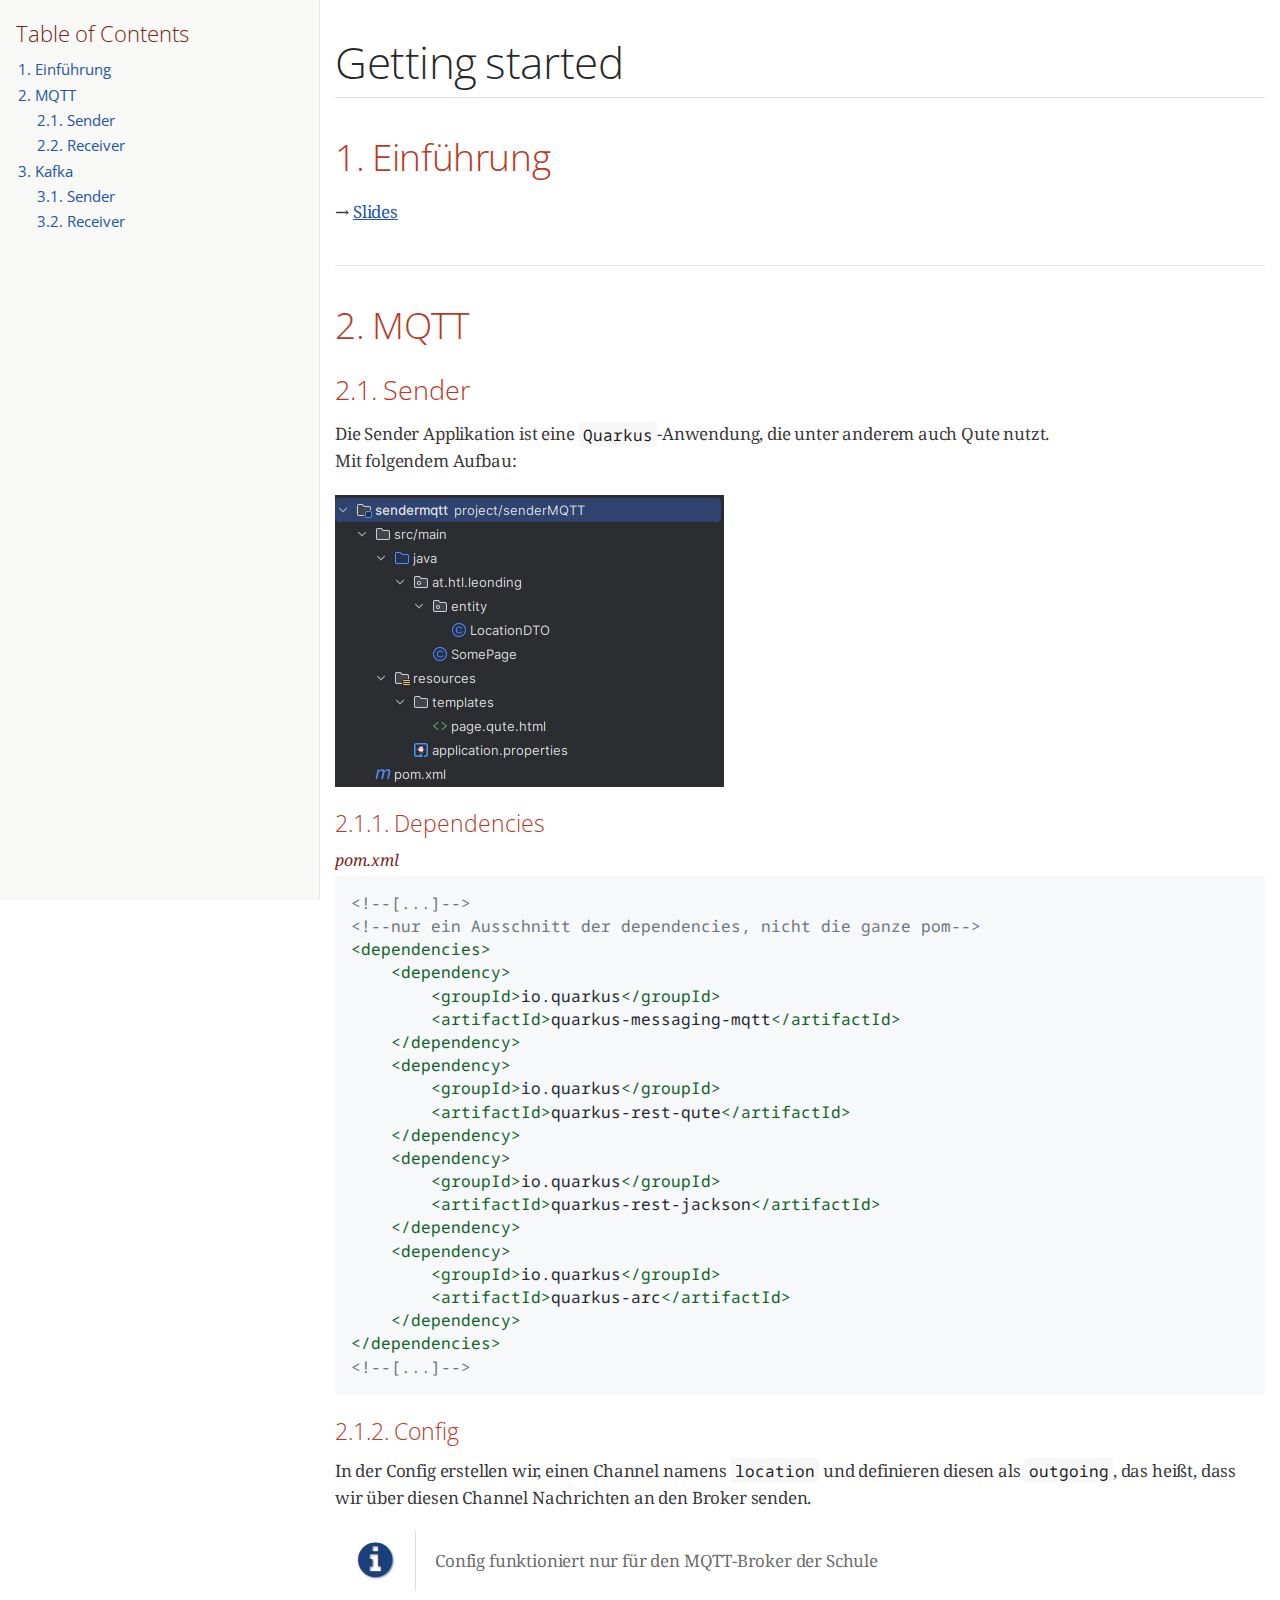
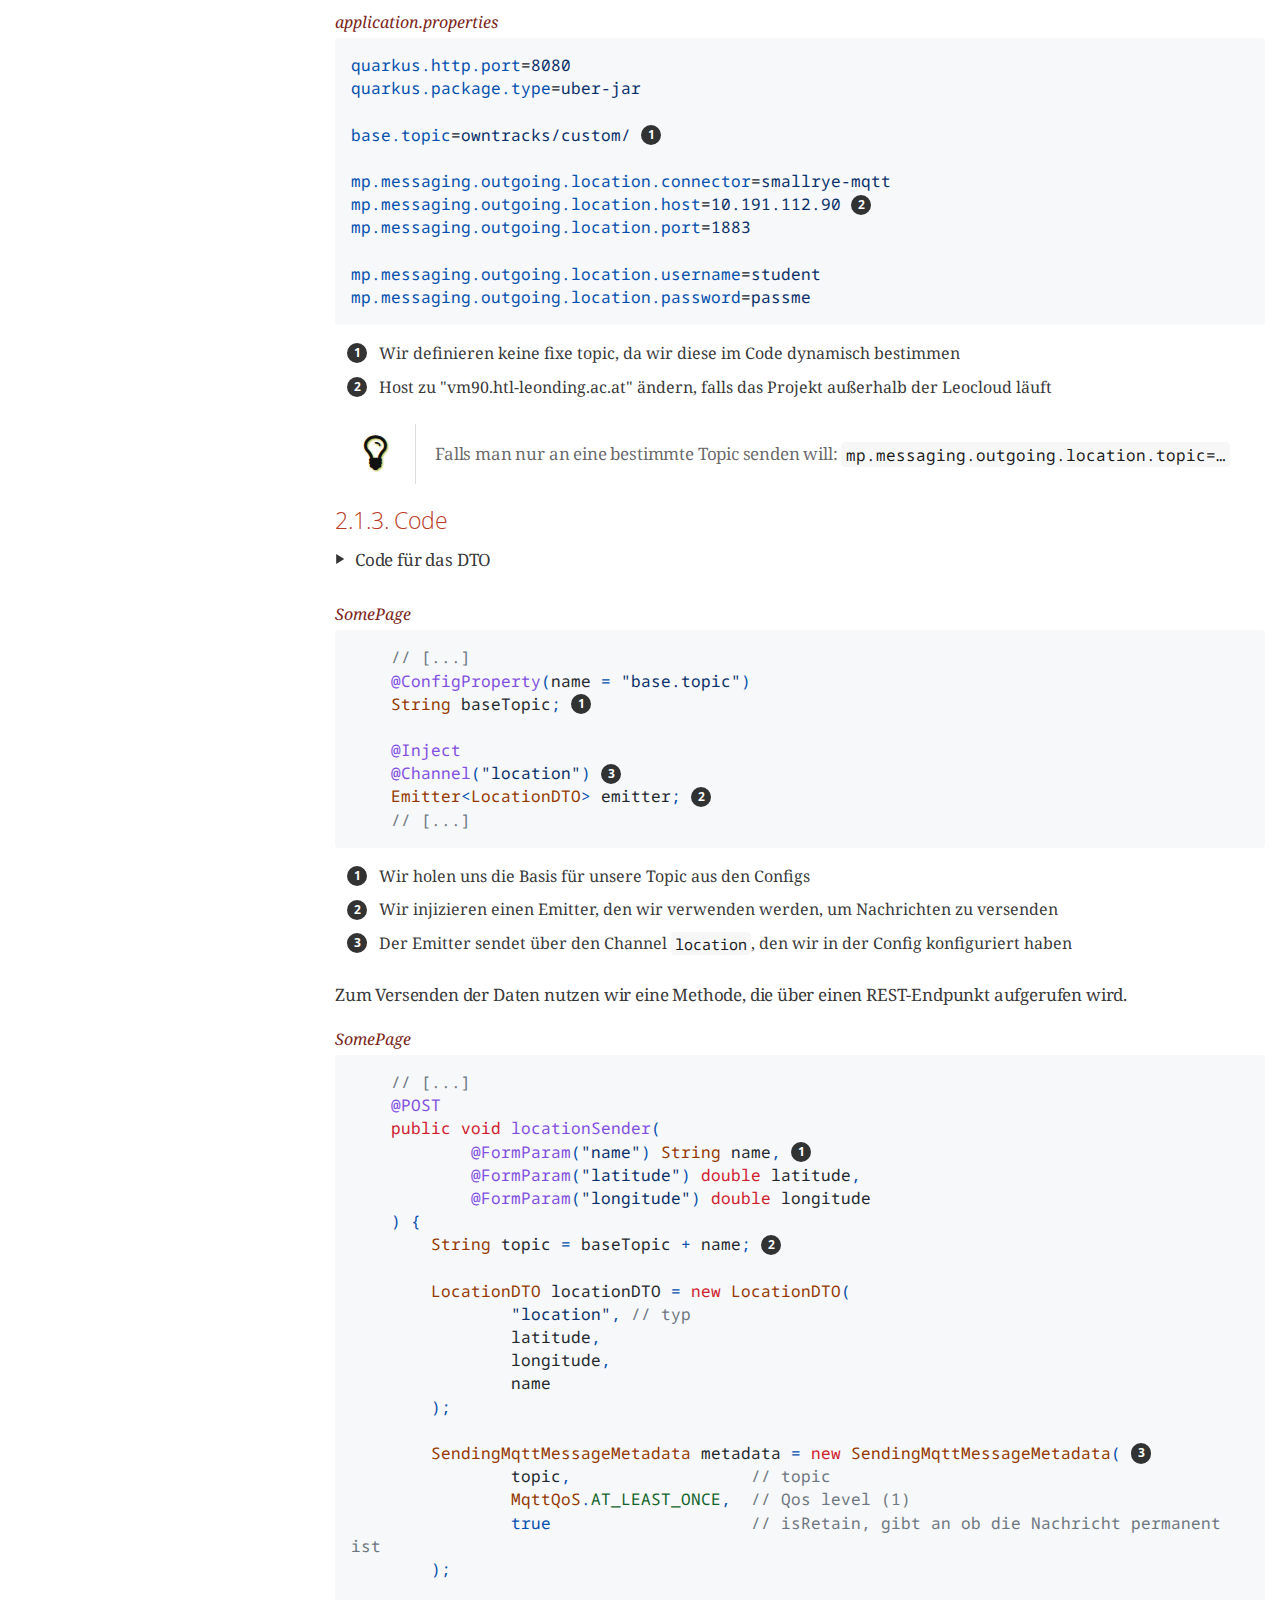
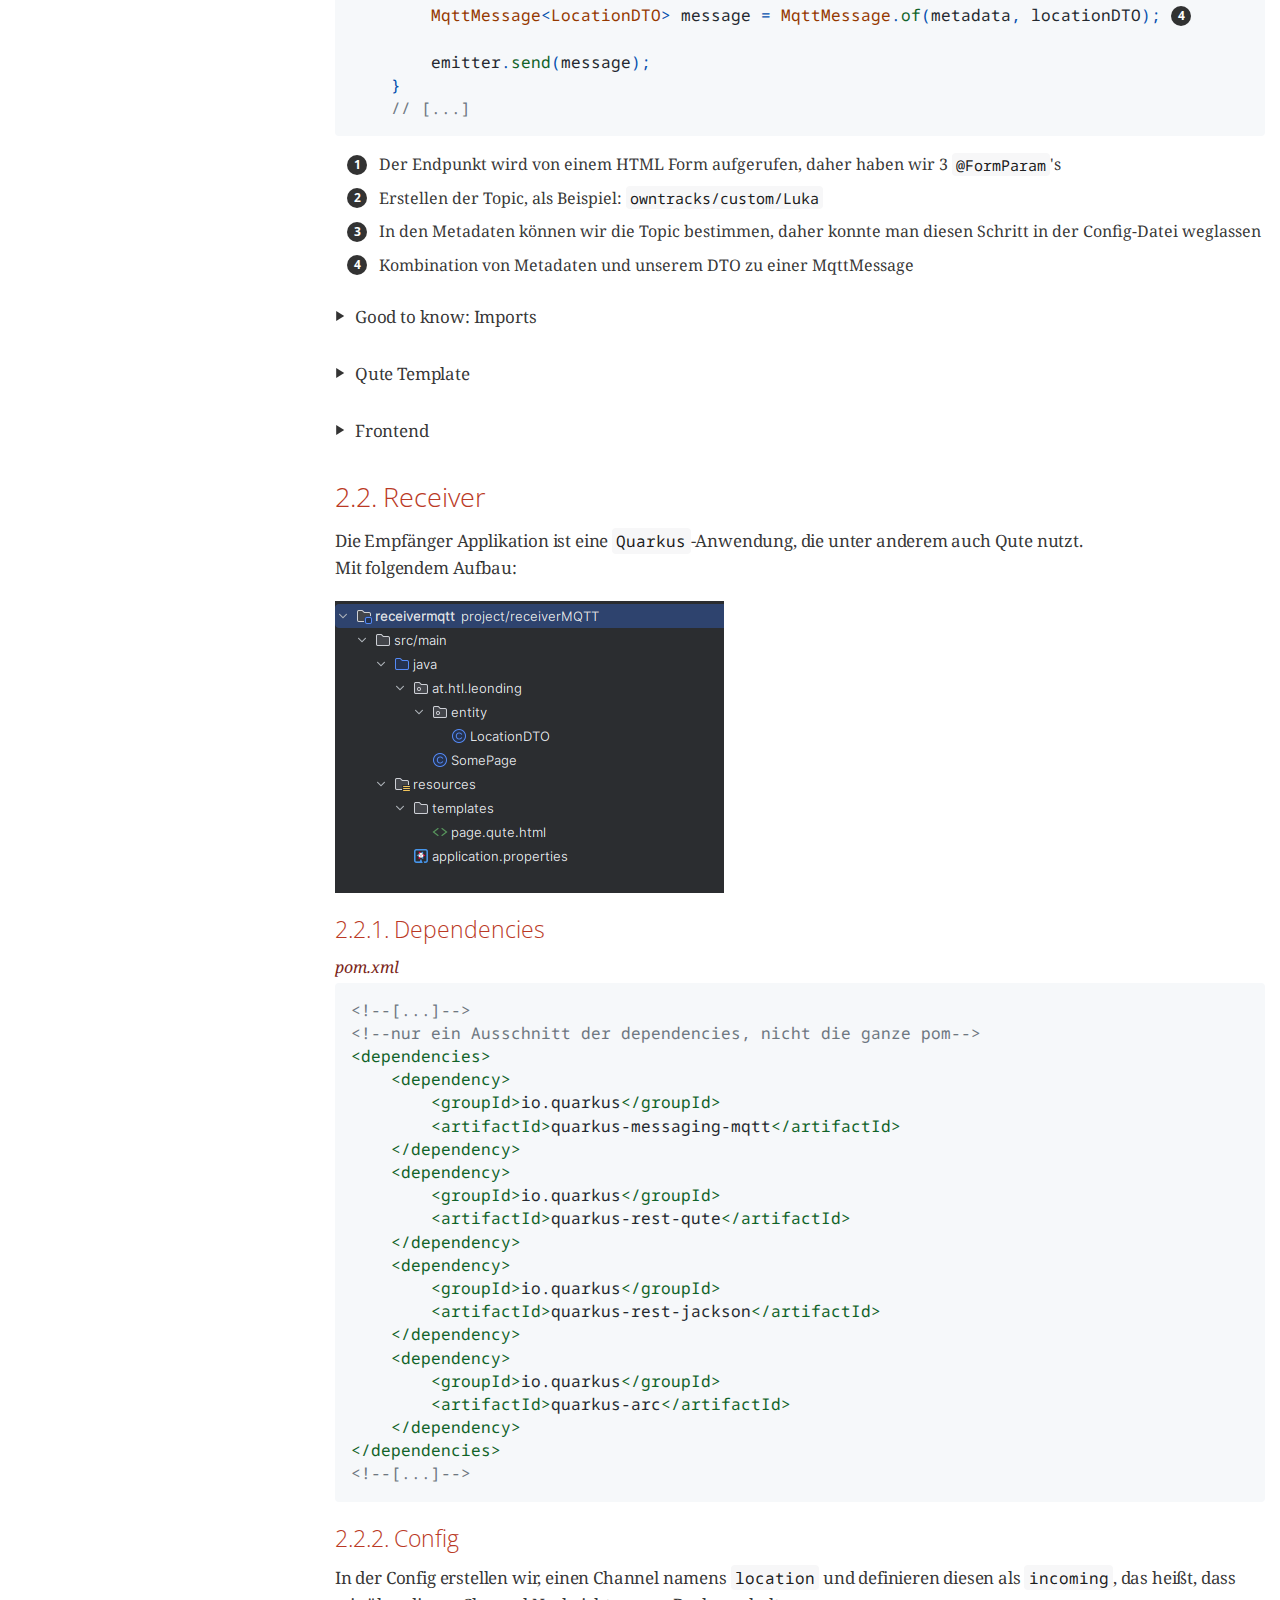
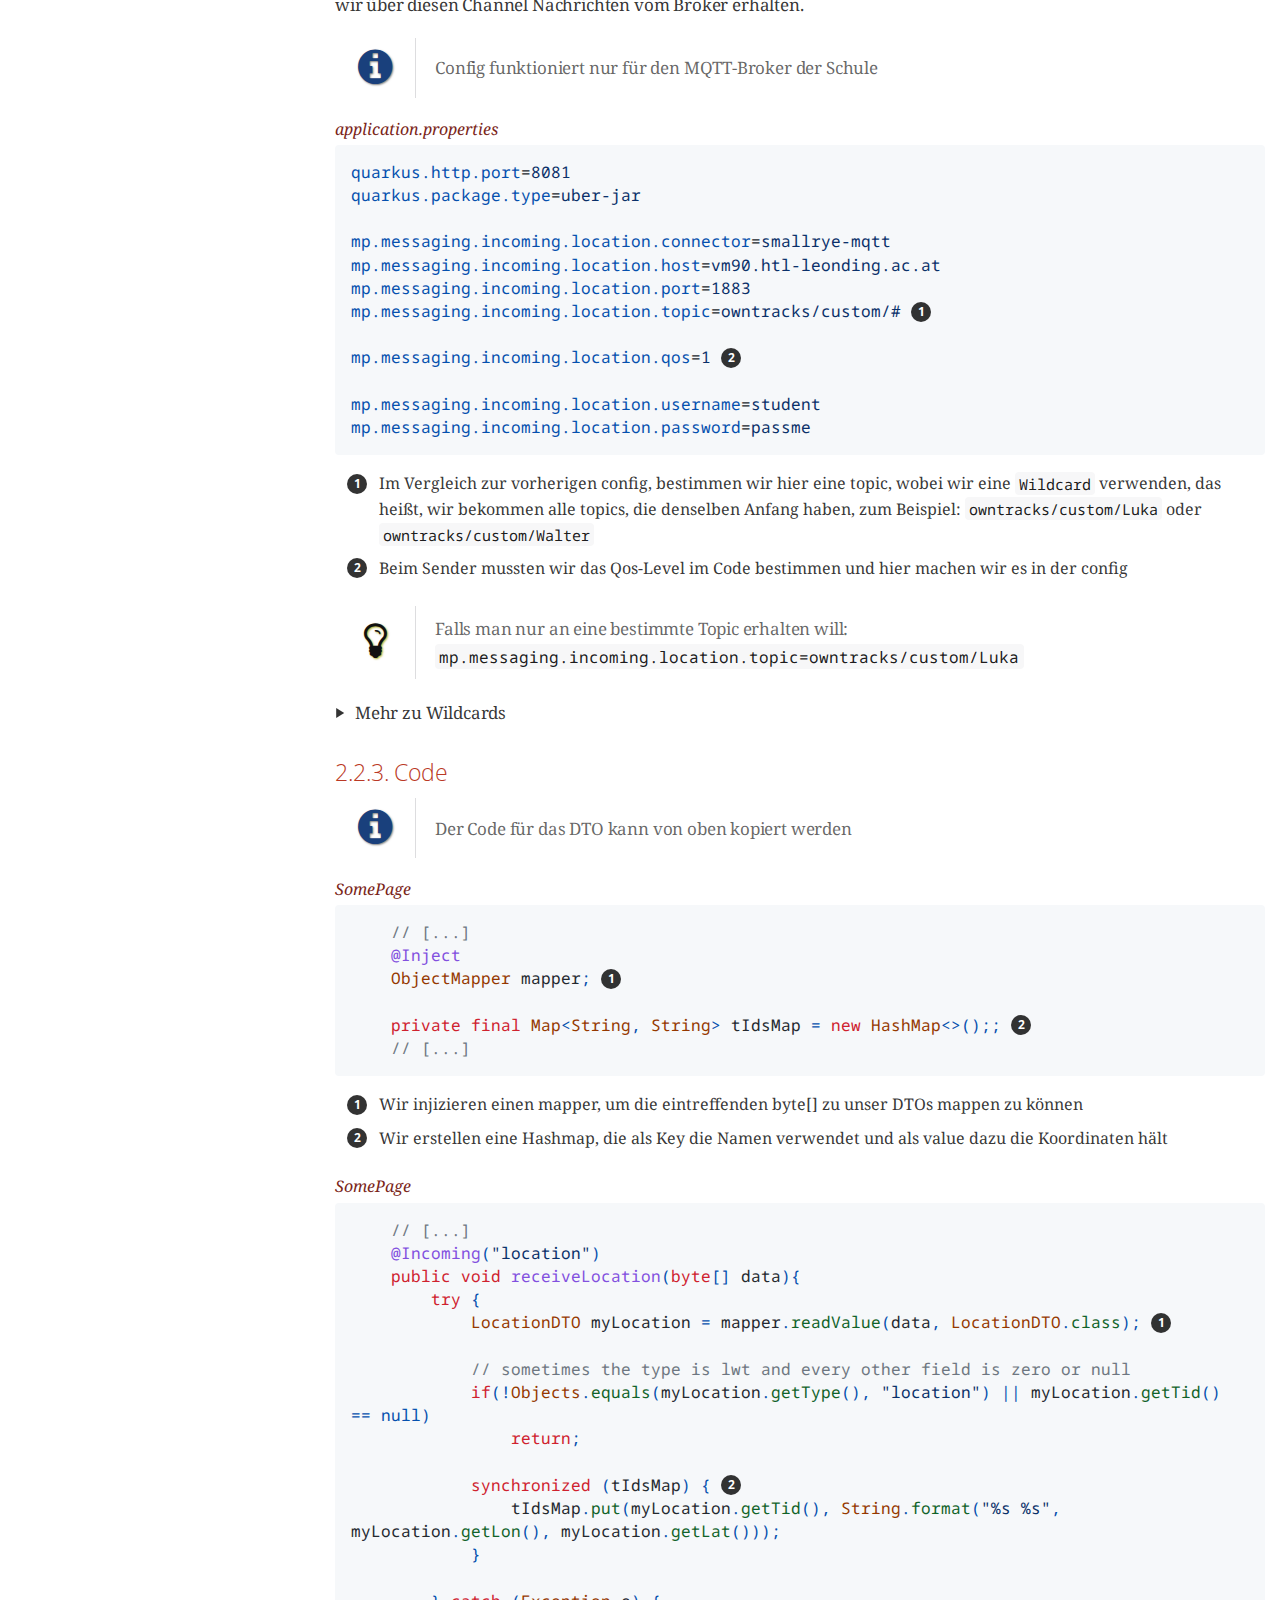
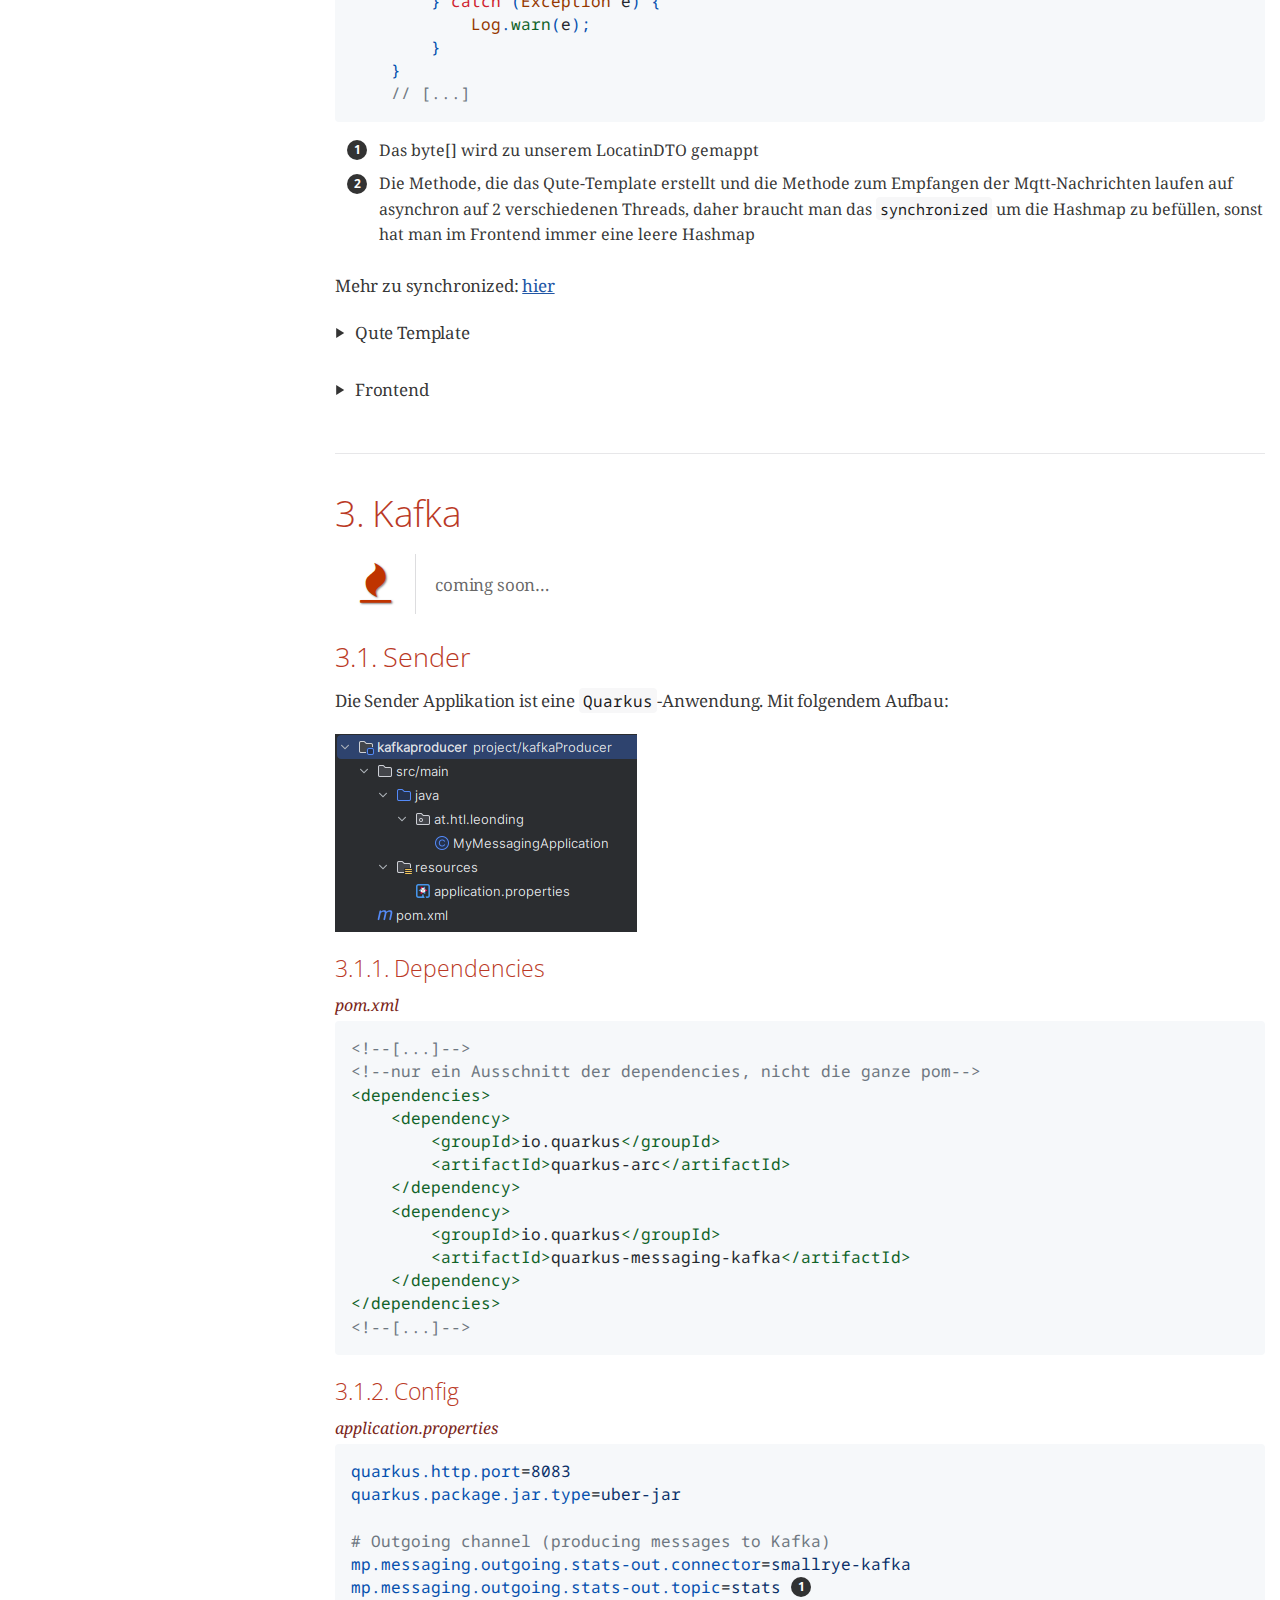
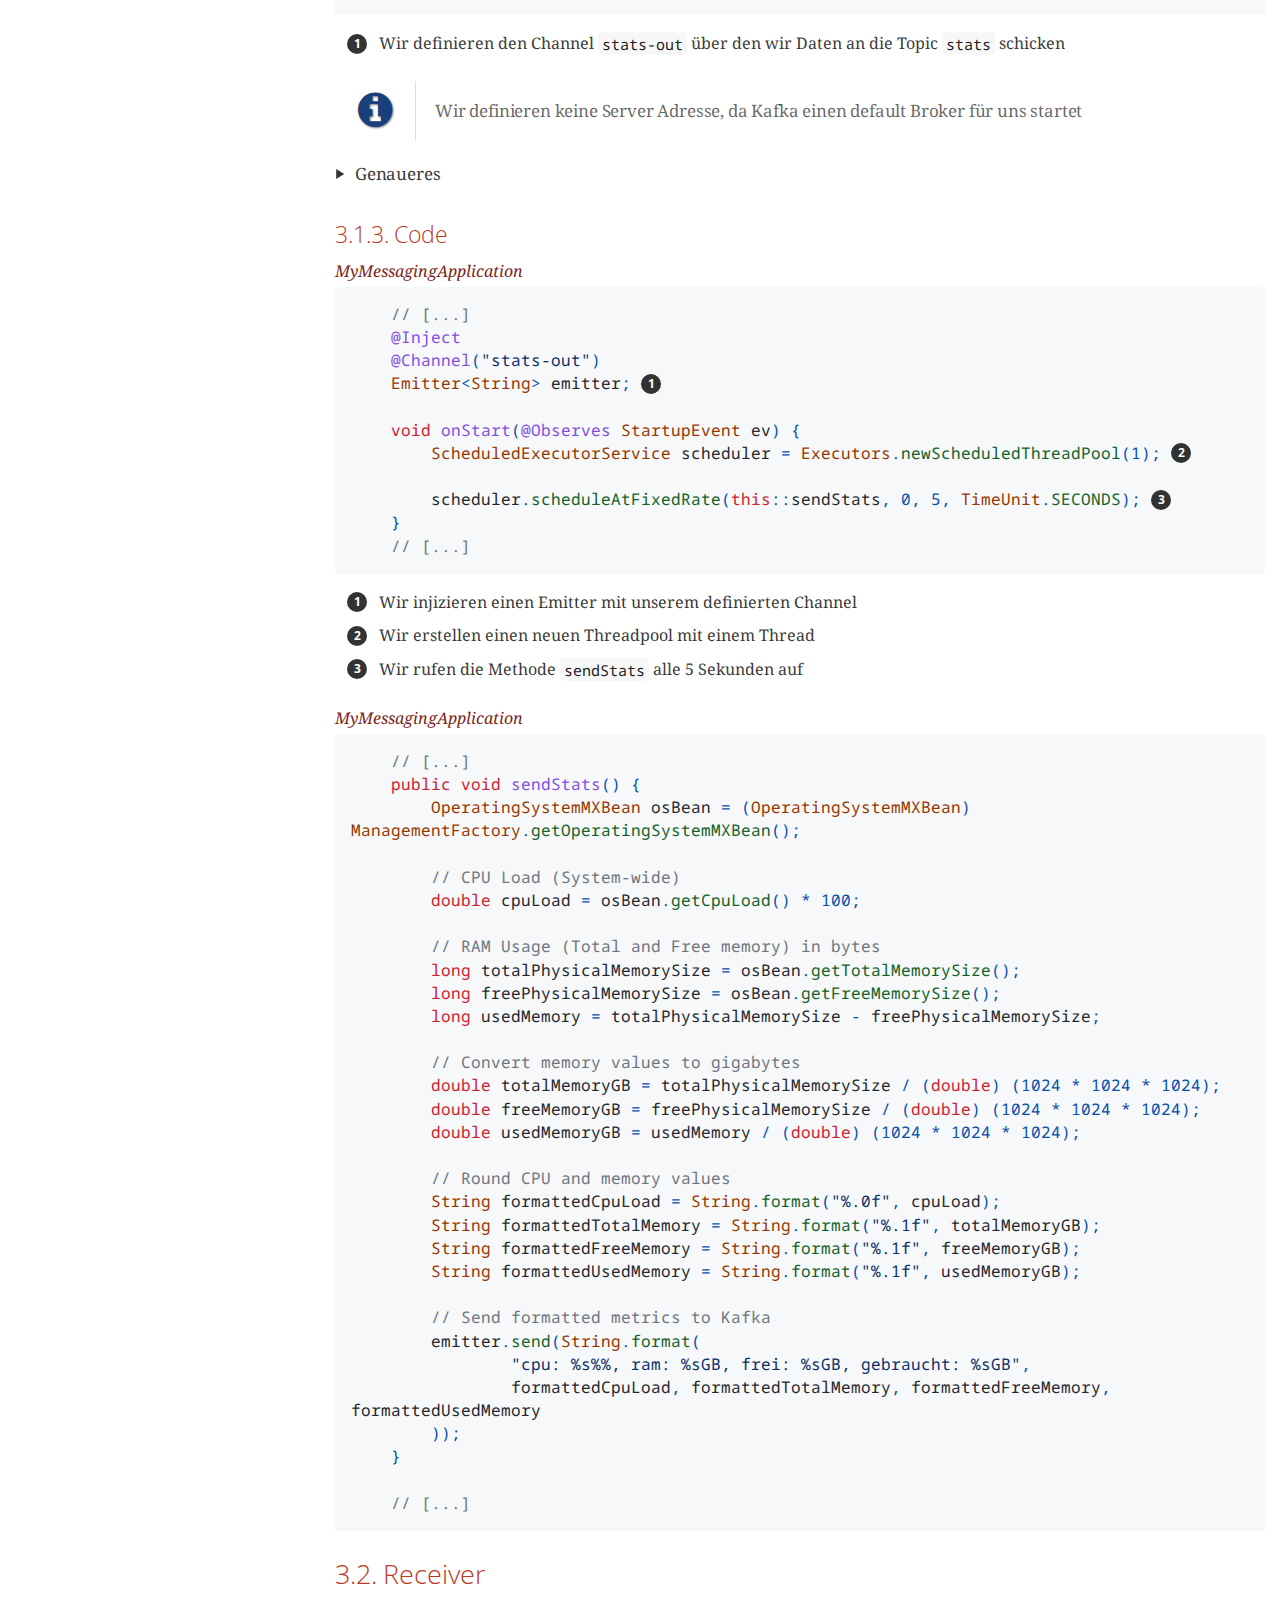
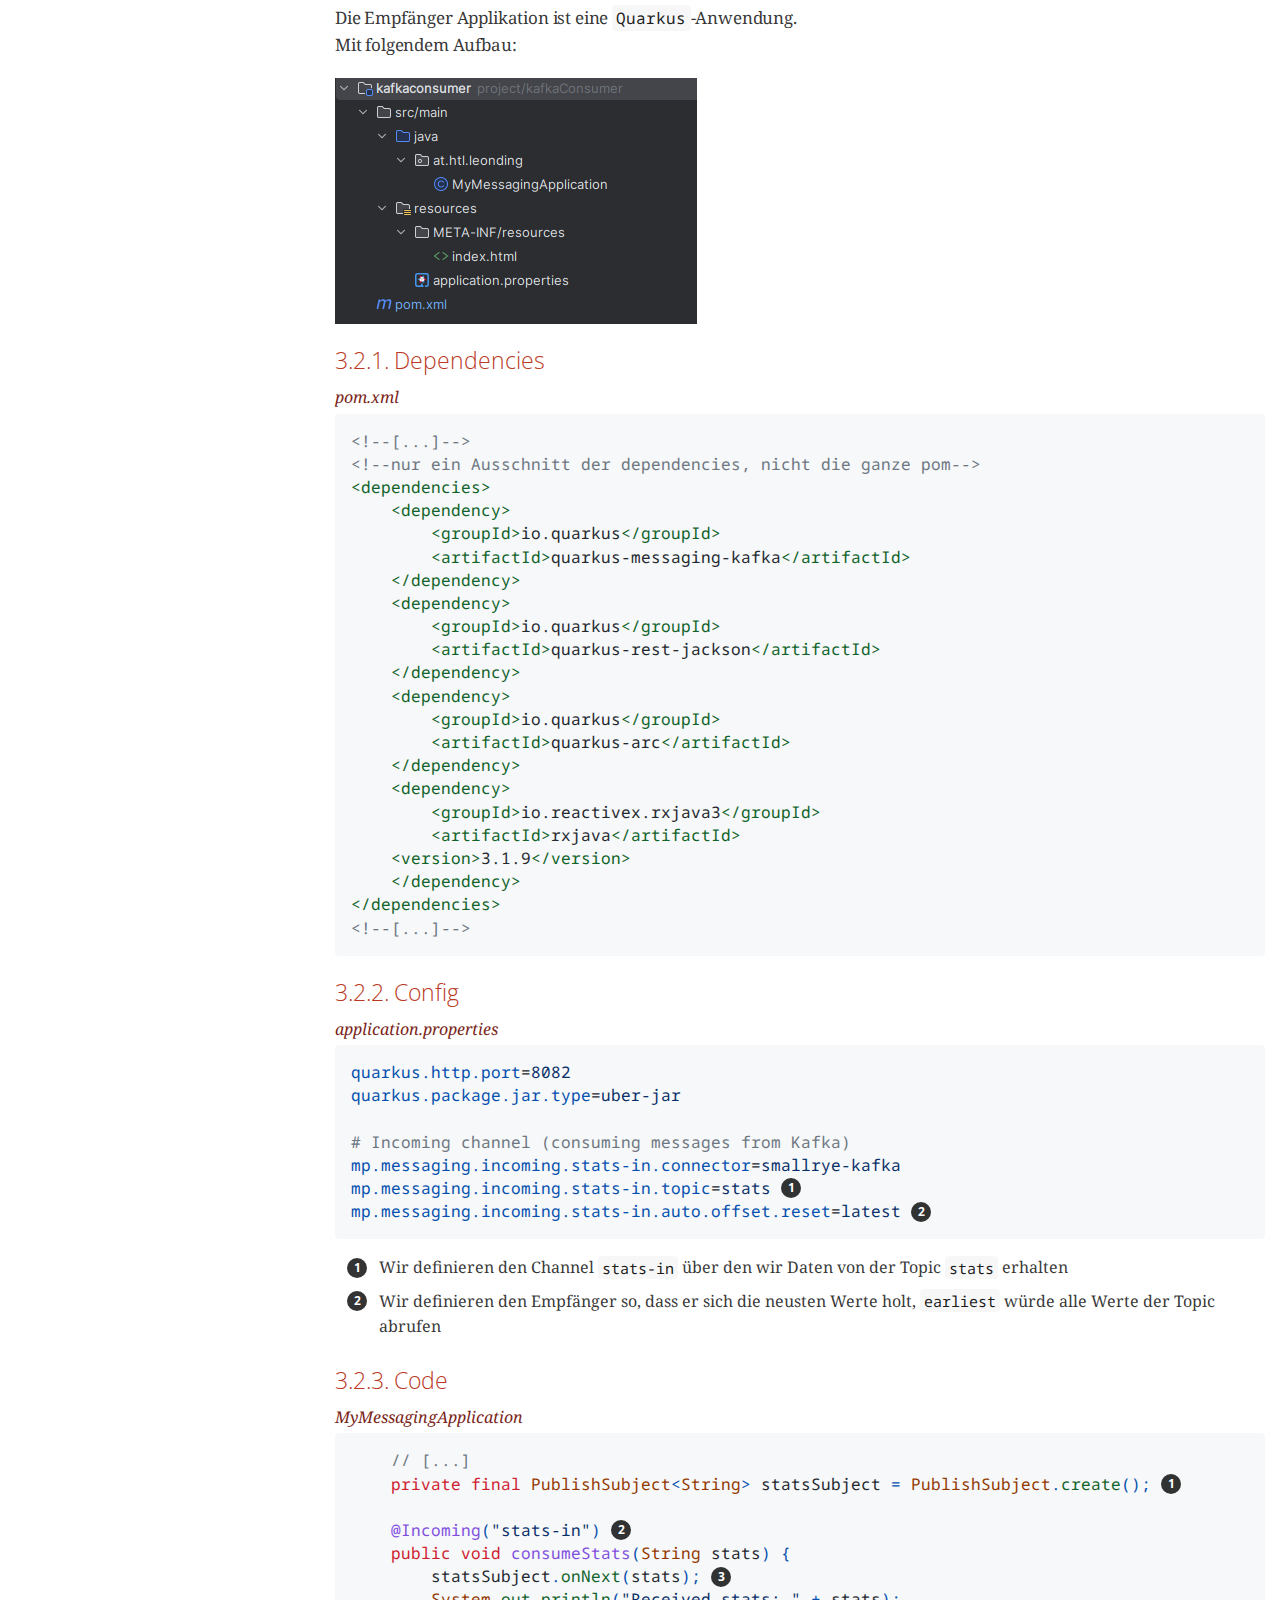
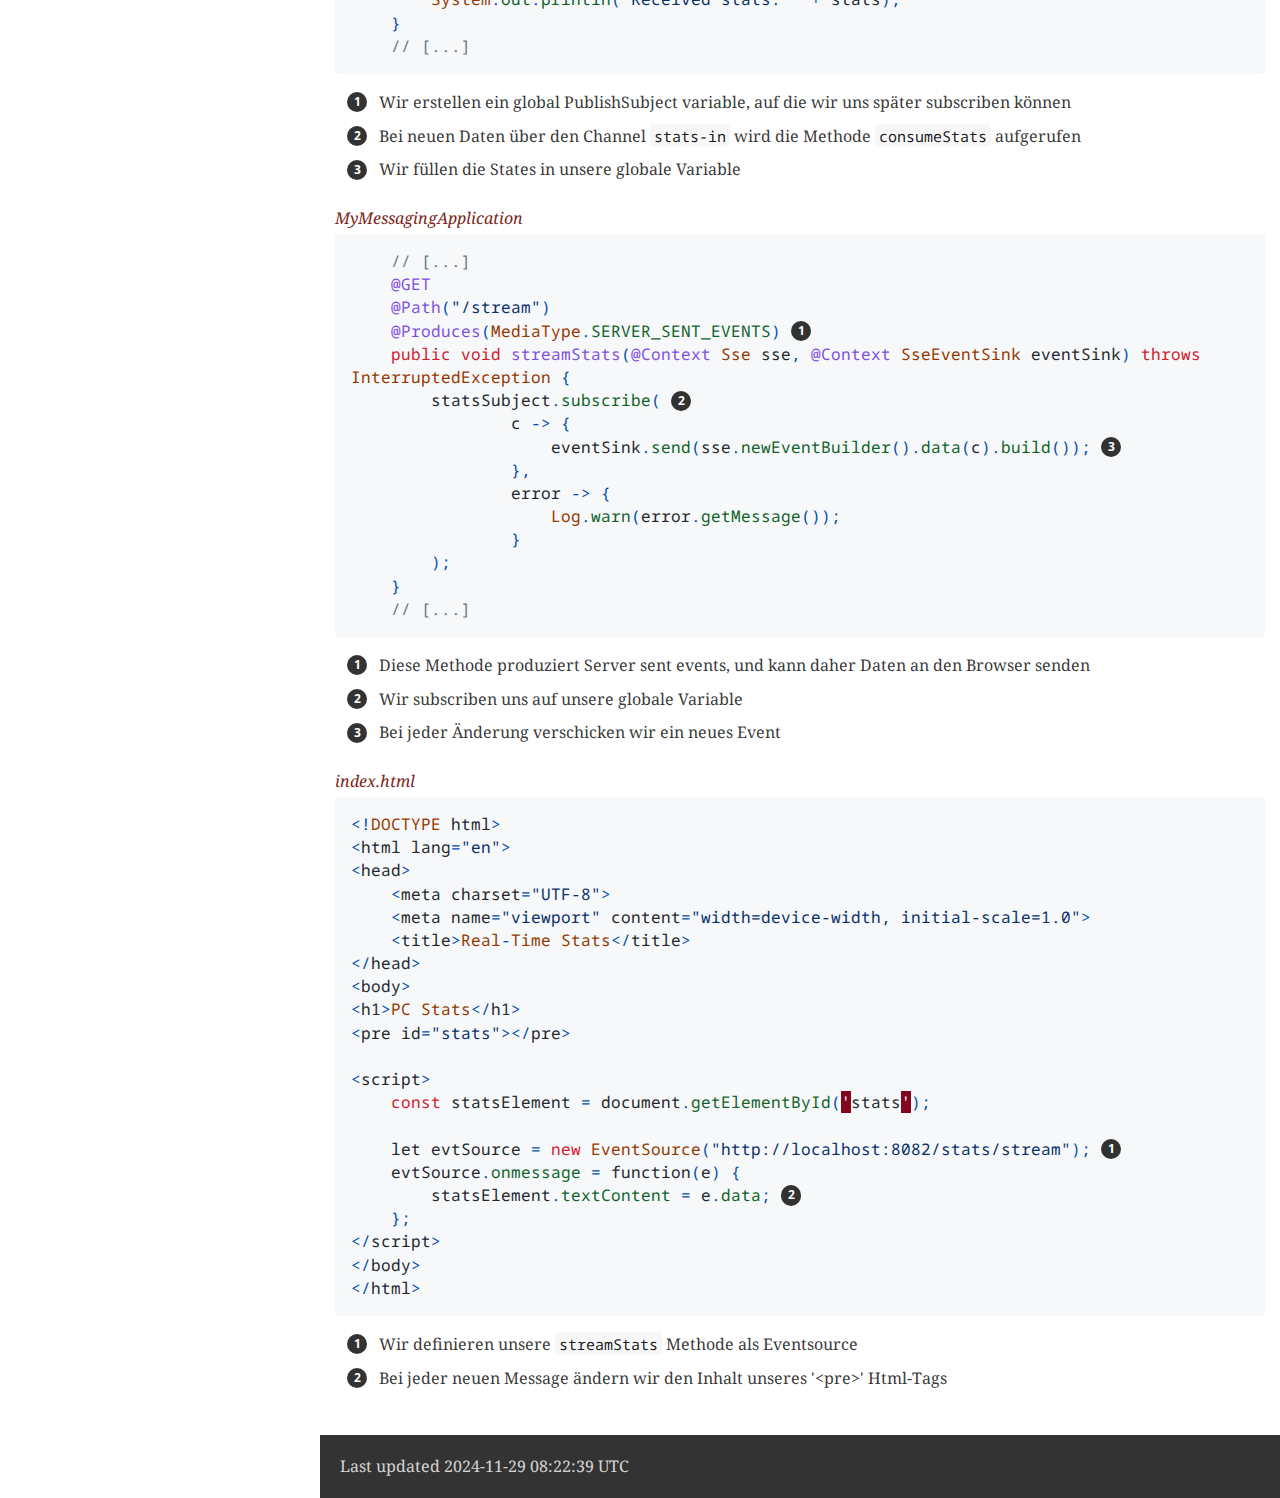
<file: index.html>
<!DOCTYPE html>
<html lang="en">
<head>
<meta charset="UTF-8">
<meta http-equiv="X-UA-Compatible" content="IE=edge">
<meta name="viewport" content="width=device-width, initial-scale=1.0">
<meta name="generator" content="Asciidoctor 2.0.20">
<link rel="icon" type="image/png" href="themes/favicon.png">
<title>Getting started</title>
<link rel="stylesheet" href="https://fonts.googleapis.com/css?family=Open+Sans:300,300italic,400,400italic,600,600italic%7CNoto+Serif:400,400italic,700,700italic%7CDroid+Sans+Mono:400,700">
<style>
/*! Asciidoctor default stylesheet | MIT License | https://asciidoctor.org */
/* Uncomment the following line when using as a custom stylesheet */
/* @import "https://fonts.googleapis.com/css?family=Open+Sans:300,300italic,400,400italic,600,600italic%7CNoto+Serif:400,400italic,700,700italic%7CDroid+Sans+Mono:400,700"; */
html{font-family:sans-serif;-webkit-text-size-adjust:100%}
a{background:none}
a:focus{outline:thin dotted}
a:active,a:hover{outline:0}
h1{font-size:2em;margin:.67em 0}
b,strong{font-weight:bold}
abbr{font-size:.9em}
abbr[title]{cursor:help;border-bottom:1px dotted #dddddf;text-decoration:none}
dfn{font-style:italic}
hr{height:0}
mark{background:#ff0;color:#000}
code,kbd,pre,samp{font-family:monospace;font-size:1em}
pre{white-space:pre-wrap}
q{quotes:"\201C" "\201D" "\2018" "\2019"}
small{font-size:80%}
sub,sup{font-size:75%;line-height:0;position:relative;vertical-align:baseline}
sup{top:-.5em}
sub{bottom:-.25em}
img{border:0}
svg:not(:root){overflow:hidden}
figure{margin:0}
audio,video{display:inline-block}
audio:not([controls]){display:none;height:0}
fieldset{border:1px solid silver;margin:0 2px;padding:.35em .625em .75em}
legend{border:0;padding:0}
button,input,select,textarea{font-family:inherit;font-size:100%;margin:0}
button,input{line-height:normal}
button,select{text-transform:none}
button,html input[type=button],input[type=reset],input[type=submit]{-webkit-appearance:button;cursor:pointer}
button[disabled],html input[disabled]{cursor:default}
input[type=checkbox],input[type=radio]{padding:0}
button::-moz-focus-inner,input::-moz-focus-inner{border:0;padding:0}
textarea{overflow:auto;vertical-align:top}
table{border-collapse:collapse;border-spacing:0}
*,::before,::after{box-sizing:border-box}
html,body{font-size:100%}
body{background:#fff;color:rgba(0,0,0,.8);padding:0;margin:0;font-family:"Noto Serif","DejaVu Serif",serif;line-height:1;position:relative;cursor:auto;-moz-tab-size:4;-o-tab-size:4;tab-size:4;word-wrap:anywhere;-moz-osx-font-smoothing:grayscale;-webkit-font-smoothing:antialiased}
a:hover{cursor:pointer}
img,object,embed{max-width:100%;height:auto}
object,embed{height:100%}
img{-ms-interpolation-mode:bicubic}
.left{float:left!important}
.right{float:right!important}
.text-left{text-align:left!important}
.text-right{text-align:right!important}
.text-center{text-align:center!important}
.text-justify{text-align:justify!important}
.hide{display:none}
img,object,svg{display:inline-block;vertical-align:middle}
textarea{height:auto;min-height:50px}
select{width:100%}
.subheader,.admonitionblock td.content>.title,.audioblock>.title,.exampleblock>.title,.imageblock>.title,.listingblock>.title,.literalblock>.title,.stemblock>.title,.openblock>.title,.paragraph>.title,.quoteblock>.title,table.tableblock>.title,.verseblock>.title,.videoblock>.title,.dlist>.title,.olist>.title,.ulist>.title,.qlist>.title,.hdlist>.title{line-height:1.45;color:#7a2518;font-weight:400;margin-top:0;margin-bottom:.25em}
div,dl,dt,dd,ul,ol,li,h1,h2,h3,#toctitle,.sidebarblock>.content>.title,h4,h5,h6,pre,form,p,blockquote,th,td{margin:0;padding:0}
a{color:#2156a5;text-decoration:underline;line-height:inherit}
a:hover,a:focus{color:#1d4b8f}
a img{border:0}
p{line-height:1.6;margin-bottom:1.25em;text-rendering:optimizeLegibility}
p aside{font-size:.875em;line-height:1.35;font-style:italic}
h1,h2,h3,#toctitle,.sidebarblock>.content>.title,h4,h5,h6{font-family:"Open Sans","DejaVu Sans",sans-serif;font-weight:300;font-style:normal;color:#ba3925;text-rendering:optimizeLegibility;margin-top:1em;margin-bottom:.5em;line-height:1.0125em}
h1 small,h2 small,h3 small,#toctitle small,.sidebarblock>.content>.title small,h4 small,h5 small,h6 small{font-size:60%;color:#e99b8f;line-height:0}
h1{font-size:2.125em}
h2{font-size:1.6875em}
h3,#toctitle,.sidebarblock>.content>.title{font-size:1.375em}
h4,h5{font-size:1.125em}
h6{font-size:1em}
hr{border:solid #dddddf;border-width:1px 0 0;clear:both;margin:1.25em 0 1.1875em}
em,i{font-style:italic;line-height:inherit}
strong,b{font-weight:bold;line-height:inherit}
small{font-size:60%;line-height:inherit}
code{font-family:"Droid Sans Mono","DejaVu Sans Mono",monospace;font-weight:400;color:rgba(0,0,0,.9)}
ul,ol,dl{line-height:1.6;margin-bottom:1.25em;list-style-position:outside;font-family:inherit}
ul,ol{margin-left:1.5em}
ul li ul,ul li ol{margin-left:1.25em;margin-bottom:0}
ul.circle{list-style-type:circle}
ul.disc{list-style-type:disc}
ul.square{list-style-type:square}
ul.circle ul:not([class]),ul.disc ul:not([class]),ul.square ul:not([class]){list-style:inherit}
ol li ul,ol li ol{margin-left:1.25em;margin-bottom:0}
dl dt{margin-bottom:.3125em;font-weight:bold}
dl dd{margin-bottom:1.25em}
blockquote{margin:0 0 1.25em;padding:.5625em 1.25em 0 1.1875em;border-left:1px solid #ddd}
blockquote,blockquote p{line-height:1.6;color:rgba(0,0,0,.85)}
@media screen and (min-width:768px){h1,h2,h3,#toctitle,.sidebarblock>.content>.title,h4,h5,h6{line-height:1.2}
h1{font-size:2.75em}
h2{font-size:2.3125em}
h3,#toctitle,.sidebarblock>.content>.title{font-size:1.6875em}
h4{font-size:1.4375em}}
table{background:#fff;margin-bottom:1.25em;border:1px solid #dedede;word-wrap:normal}
table thead,table tfoot{background:#f7f8f7}
table thead tr th,table thead tr td,table tfoot tr th,table tfoot tr td{padding:.5em .625em .625em;font-size:inherit;color:rgba(0,0,0,.8);text-align:left}
table tr th,table tr td{padding:.5625em .625em;font-size:inherit;color:rgba(0,0,0,.8)}
table tr.even,table tr.alt{background:#f8f8f7}
table thead tr th,table tfoot tr th,table tbody tr td,table tr td,table tfoot tr td{line-height:1.6}
h1,h2,h3,#toctitle,.sidebarblock>.content>.title,h4,h5,h6{line-height:1.2;word-spacing:-.05em}
h1 strong,h2 strong,h3 strong,#toctitle strong,.sidebarblock>.content>.title strong,h4 strong,h5 strong,h6 strong{font-weight:400}
.center{margin-left:auto;margin-right:auto}
.stretch{width:100%}
.clearfix::before,.clearfix::after,.float-group::before,.float-group::after{content:" ";display:table}
.clearfix::after,.float-group::after{clear:both}
:not(pre).nobreak{word-wrap:normal}
:not(pre).nowrap{white-space:nowrap}
:not(pre).pre-wrap{white-space:pre-wrap}
:not(pre):not([class^=L])>code{font-size:.9375em;font-style:normal!important;letter-spacing:0;padding:.1em .5ex;word-spacing:-.15em;background:#f7f7f8;border-radius:4px;line-height:1.45;text-rendering:optimizeSpeed}
pre{color:rgba(0,0,0,.9);font-family:"Droid Sans Mono","DejaVu Sans Mono",monospace;line-height:1.45;text-rendering:optimizeSpeed}
pre code,pre pre{color:inherit;font-size:inherit;line-height:inherit}
pre>code{display:block}
pre.nowrap,pre.nowrap pre{white-space:pre;word-wrap:normal}
em em{font-style:normal}
strong strong{font-weight:400}
.keyseq{color:rgba(51,51,51,.8)}
kbd{font-family:"Droid Sans Mono","DejaVu Sans Mono",monospace;display:inline-block;color:rgba(0,0,0,.8);font-size:.65em;line-height:1.45;background:#f7f7f7;border:1px solid #ccc;border-radius:3px;box-shadow:0 1px 0 rgba(0,0,0,.2),inset 0 0 0 .1em #fff;margin:0 .15em;padding:.2em .5em;vertical-align:middle;position:relative;top:-.1em;white-space:nowrap}
.keyseq kbd:first-child{margin-left:0}
.keyseq kbd:last-child{margin-right:0}
.menuseq,.menuref{color:#000}
.menuseq b:not(.caret),.menuref{font-weight:inherit}
.menuseq{word-spacing:-.02em}
.menuseq b.caret{font-size:1.25em;line-height:.8}
.menuseq i.caret{font-weight:bold;text-align:center;width:.45em}
b.button::before,b.button::after{position:relative;top:-1px;font-weight:400}
b.button::before{content:"[";padding:0 3px 0 2px}
b.button::after{content:"]";padding:0 2px 0 3px}
p a>code:hover{color:rgba(0,0,0,.9)}
#header,#content,#footnotes,#footer{width:100%;margin:0 auto;max-width:62.5em;*zoom:1;position:relative;padding-left:.9375em;padding-right:.9375em}
#header::before,#header::after,#content::before,#content::after,#footnotes::before,#footnotes::after,#footer::before,#footer::after{content:" ";display:table}
#header::after,#content::after,#footnotes::after,#footer::after{clear:both}
#content{margin-top:1.25em}
#content::before{content:none}
#header>h1:first-child{color:rgba(0,0,0,.85);margin-top:2.25rem;margin-bottom:0}
#header>h1:first-child+#toc{margin-top:8px;border-top:1px solid #dddddf}
#header>h1:only-child,body.toc2 #header>h1:nth-last-child(2){border-bottom:1px solid #dddddf;padding-bottom:8px}
#header .details{border-bottom:1px solid #dddddf;line-height:1.45;padding-top:.25em;padding-bottom:.25em;padding-left:.25em;color:rgba(0,0,0,.6);display:flex;flex-flow:row wrap}
#header .details span:first-child{margin-left:-.125em}
#header .details span.email a{color:rgba(0,0,0,.85)}
#header .details br{display:none}
#header .details br+span::before{content:"\00a0\2013\00a0"}
#header .details br+span.author::before{content:"\00a0\22c5\00a0";color:rgba(0,0,0,.85)}
#header .details br+span#revremark::before{content:"\00a0|\00a0"}
#header #revnumber{text-transform:capitalize}
#header #revnumber::after{content:"\00a0"}
#content>h1:first-child:not([class]){color:rgba(0,0,0,.85);border-bottom:1px solid #dddddf;padding-bottom:8px;margin-top:0;padding-top:1rem;margin-bottom:1.25rem}
#toc{border-bottom:1px solid #e7e7e9;padding-bottom:.5em}
#toc>ul{margin-left:.125em}
#toc ul.sectlevel0>li>a{font-style:italic}
#toc ul.sectlevel0 ul.sectlevel1{margin:.5em 0}
#toc ul{font-family:"Open Sans","DejaVu Sans",sans-serif;list-style-type:none}
#toc li{line-height:1.3334;margin-top:.3334em}
#toc a{text-decoration:none}
#toc a:active{text-decoration:underline}
#toctitle{color:#7a2518;font-size:1.2em}
@media screen and (min-width:768px){#toctitle{font-size:1.375em}
body.toc2{padding-left:15em;padding-right:0}
#toc.toc2{margin-top:0!important;background:#f8f8f7;position:fixed;width:15em;left:0;top:0;border-right:1px solid #e7e7e9;border-top-width:0!important;border-bottom-width:0!important;z-index:1000;padding:1.25em 1em;height:100%;overflow:auto}
#toc.toc2 #toctitle{margin-top:0;margin-bottom:.8rem;font-size:1.2em}
#toc.toc2>ul{font-size:.9em;margin-bottom:0}
#toc.toc2 ul ul{margin-left:0;padding-left:1em}
#toc.toc2 ul.sectlevel0 ul.sectlevel1{padding-left:0;margin-top:.5em;margin-bottom:.5em}
body.toc2.toc-right{padding-left:0;padding-right:15em}
body.toc2.toc-right #toc.toc2{border-right-width:0;border-left:1px solid #e7e7e9;left:auto;right:0}}
@media screen and (min-width:1280px){body.toc2{padding-left:20em;padding-right:0}
#toc.toc2{width:20em}
#toc.toc2 #toctitle{font-size:1.375em}
#toc.toc2>ul{font-size:.95em}
#toc.toc2 ul ul{padding-left:1.25em}
body.toc2.toc-right{padding-left:0;padding-right:20em}}
#content #toc{border:1px solid #e0e0dc;margin-bottom:1.25em;padding:1.25em;background:#f8f8f7;border-radius:4px}
#content #toc>:first-child{margin-top:0}
#content #toc>:last-child{margin-bottom:0}
#footer{max-width:none;background:rgba(0,0,0,.8);padding:1.25em}
#footer-text{color:hsla(0,0%,100%,.8);line-height:1.44}
#content{margin-bottom:.625em}
.sect1{padding-bottom:.625em}
@media screen and (min-width:768px){#content{margin-bottom:1.25em}
.sect1{padding-bottom:1.25em}}
.sect1:last-child{padding-bottom:0}
.sect1+.sect1{border-top:1px solid #e7e7e9}
#content h1>a.anchor,h2>a.anchor,h3>a.anchor,#toctitle>a.anchor,.sidebarblock>.content>.title>a.anchor,h4>a.anchor,h5>a.anchor,h6>a.anchor{position:absolute;z-index:1001;width:1.5ex;margin-left:-1.5ex;display:block;text-decoration:none!important;visibility:hidden;text-align:center;font-weight:400}
#content h1>a.anchor::before,h2>a.anchor::before,h3>a.anchor::before,#toctitle>a.anchor::before,.sidebarblock>.content>.title>a.anchor::before,h4>a.anchor::before,h5>a.anchor::before,h6>a.anchor::before{content:"\00A7";font-size:.85em;display:block;padding-top:.1em}
#content h1:hover>a.anchor,#content h1>a.anchor:hover,h2:hover>a.anchor,h2>a.anchor:hover,h3:hover>a.anchor,#toctitle:hover>a.anchor,.sidebarblock>.content>.title:hover>a.anchor,h3>a.anchor:hover,#toctitle>a.anchor:hover,.sidebarblock>.content>.title>a.anchor:hover,h4:hover>a.anchor,h4>a.anchor:hover,h5:hover>a.anchor,h5>a.anchor:hover,h6:hover>a.anchor,h6>a.anchor:hover{visibility:visible}
#content h1>a.link,h2>a.link,h3>a.link,#toctitle>a.link,.sidebarblock>.content>.title>a.link,h4>a.link,h5>a.link,h6>a.link{color:#ba3925;text-decoration:none}
#content h1>a.link:hover,h2>a.link:hover,h3>a.link:hover,#toctitle>a.link:hover,.sidebarblock>.content>.title>a.link:hover,h4>a.link:hover,h5>a.link:hover,h6>a.link:hover{color:#a53221}
details,.audioblock,.imageblock,.literalblock,.listingblock,.stemblock,.videoblock{margin-bottom:1.25em}
details{margin-left:1.25rem}
details>summary{cursor:pointer;display:block;position:relative;line-height:1.6;margin-bottom:.625rem;outline:none;-webkit-tap-highlight-color:transparent}
details>summary::-webkit-details-marker{display:none}
details>summary::before{content:"";border:solid transparent;border-left:solid;border-width:.3em 0 .3em .5em;position:absolute;top:.5em;left:-1.25rem;transform:translateX(15%)}
details[open]>summary::before{border:solid transparent;border-top:solid;border-width:.5em .3em 0;transform:translateY(15%)}
details>summary::after{content:"";width:1.25rem;height:1em;position:absolute;top:.3em;left:-1.25rem}
.admonitionblock td.content>.title,.audioblock>.title,.exampleblock>.title,.imageblock>.title,.listingblock>.title,.literalblock>.title,.stemblock>.title,.openblock>.title,.paragraph>.title,.quoteblock>.title,table.tableblock>.title,.verseblock>.title,.videoblock>.title,.dlist>.title,.olist>.title,.ulist>.title,.qlist>.title,.hdlist>.title{text-rendering:optimizeLegibility;text-align:left;font-family:"Noto Serif","DejaVu Serif",serif;font-size:1rem;font-style:italic}
table.tableblock.fit-content>caption.title{white-space:nowrap;width:0}
.paragraph.lead>p,#preamble>.sectionbody>[class=paragraph]:first-of-type p{font-size:1.21875em;line-height:1.6;color:rgba(0,0,0,.85)}
.admonitionblock>table{border-collapse:separate;border:0;background:none;width:100%}
.admonitionblock>table td.icon{text-align:center;width:80px}
.admonitionblock>table td.icon img{max-width:none}
.admonitionblock>table td.icon .title{font-weight:bold;font-family:"Open Sans","DejaVu Sans",sans-serif;text-transform:uppercase}
.admonitionblock>table td.content{padding-left:1.125em;padding-right:1.25em;border-left:1px solid #dddddf;color:rgba(0,0,0,.6);word-wrap:anywhere}
.admonitionblock>table td.content>:last-child>:last-child{margin-bottom:0}
.exampleblock>.content{border:1px solid #e6e6e6;margin-bottom:1.25em;padding:1.25em;background:#fff;border-radius:4px}
.sidebarblock{border:1px solid #dbdbd6;margin-bottom:1.25em;padding:1.25em;background:#f3f3f2;border-radius:4px}
.sidebarblock>.content>.title{color:#7a2518;margin-top:0;text-align:center}
.exampleblock>.content>:first-child,.sidebarblock>.content>:first-child{margin-top:0}
.exampleblock>.content>:last-child,.exampleblock>.content>:last-child>:last-child,.exampleblock>.content .olist>ol>li:last-child>:last-child,.exampleblock>.content .ulist>ul>li:last-child>:last-child,.exampleblock>.content .qlist>ol>li:last-child>:last-child,.sidebarblock>.content>:last-child,.sidebarblock>.content>:last-child>:last-child,.sidebarblock>.content .olist>ol>li:last-child>:last-child,.sidebarblock>.content .ulist>ul>li:last-child>:last-child,.sidebarblock>.content .qlist>ol>li:last-child>:last-child{margin-bottom:0}
.literalblock pre,.listingblock>.content>pre{border-radius:4px;overflow-x:auto;padding:1em;font-size:.8125em}
@media screen and (min-width:768px){.literalblock pre,.listingblock>.content>pre{font-size:.90625em}}
@media screen and (min-width:1280px){.literalblock pre,.listingblock>.content>pre{font-size:1em}}
.literalblock pre,.listingblock>.content>pre:not(.highlight),.listingblock>.content>pre[class=highlight],.listingblock>.content>pre[class^="highlight "]{background:#f7f7f8}
.literalblock.output pre{color:#f7f7f8;background:rgba(0,0,0,.9)}
.listingblock>.content{position:relative}
.listingblock code[data-lang]::before{display:none;content:attr(data-lang);position:absolute;font-size:.75em;top:.425rem;right:.5rem;line-height:1;text-transform:uppercase;color:inherit;opacity:.5}
.listingblock:hover code[data-lang]::before{display:block}
.listingblock.terminal pre .command::before{content:attr(data-prompt);padding-right:.5em;color:inherit;opacity:.5}
.listingblock.terminal pre .command:not([data-prompt])::before{content:"$"}
.listingblock pre.highlightjs{padding:0}
.listingblock pre.highlightjs>code{padding:1em;border-radius:4px}
.listingblock pre.prettyprint{border-width:0}
.prettyprint{background:#f7f7f8}
pre.prettyprint .linenums{line-height:1.45;margin-left:2em}
pre.prettyprint li{background:none;list-style-type:inherit;padding-left:0}
pre.prettyprint li code[data-lang]::before{opacity:1}
pre.prettyprint li:not(:first-child) code[data-lang]::before{display:none}
table.linenotable{border-collapse:separate;border:0;margin-bottom:0;background:none}
table.linenotable td[class]{color:inherit;vertical-align:top;padding:0;line-height:inherit;white-space:normal}
table.linenotable td.code{padding-left:.75em}
table.linenotable td.linenos,pre.pygments .linenos{border-right:1px solid;opacity:.35;padding-right:.5em;-webkit-user-select:none;-moz-user-select:none;-ms-user-select:none;user-select:none}
pre.pygments span.linenos{display:inline-block;margin-right:.75em}
.quoteblock{margin:0 1em 1.25em 1.5em;display:table}
.quoteblock:not(.excerpt)>.title{margin-left:-1.5em;margin-bottom:.75em}
.quoteblock blockquote,.quoteblock p{color:rgba(0,0,0,.85);font-size:1.15rem;line-height:1.75;word-spacing:.1em;letter-spacing:0;font-style:italic;text-align:justify}
.quoteblock blockquote{margin:0;padding:0;border:0}
.quoteblock blockquote::before{content:"\201c";float:left;font-size:2.75em;font-weight:bold;line-height:.6em;margin-left:-.6em;color:#7a2518;text-shadow:0 1px 2px rgba(0,0,0,.1)}
.quoteblock blockquote>.paragraph:last-child p{margin-bottom:0}
.quoteblock .attribution{margin-top:.75em;margin-right:.5ex;text-align:right}
.verseblock{margin:0 1em 1.25em}
.verseblock pre{font-family:"Open Sans","DejaVu Sans",sans-serif;font-size:1.15rem;color:rgba(0,0,0,.85);font-weight:300;text-rendering:optimizeLegibility}
.verseblock pre strong{font-weight:400}
.verseblock .attribution{margin-top:1.25rem;margin-left:.5ex}
.quoteblock .attribution,.verseblock .attribution{font-size:.9375em;line-height:1.45;font-style:italic}
.quoteblock .attribution br,.verseblock .attribution br{display:none}
.quoteblock .attribution cite,.verseblock .attribution cite{display:block;letter-spacing:-.025em;color:rgba(0,0,0,.6)}
.quoteblock.abstract blockquote::before,.quoteblock.excerpt blockquote::before,.quoteblock .quoteblock blockquote::before{display:none}
.quoteblock.abstract blockquote,.quoteblock.abstract p,.quoteblock.excerpt blockquote,.quoteblock.excerpt p,.quoteblock .quoteblock blockquote,.quoteblock .quoteblock p{line-height:1.6;word-spacing:0}
.quoteblock.abstract{margin:0 1em 1.25em;display:block}
.quoteblock.abstract>.title{margin:0 0 .375em;font-size:1.15em;text-align:center}
.quoteblock.excerpt>blockquote,.quoteblock .quoteblock{padding:0 0 .25em 1em;border-left:.25em solid #dddddf}
.quoteblock.excerpt,.quoteblock .quoteblock{margin-left:0}
.quoteblock.excerpt blockquote,.quoteblock.excerpt p,.quoteblock .quoteblock blockquote,.quoteblock .quoteblock p{color:inherit;font-size:1.0625rem}
.quoteblock.excerpt .attribution,.quoteblock .quoteblock .attribution{color:inherit;font-size:.85rem;text-align:left;margin-right:0}
p.tableblock:last-child{margin-bottom:0}
td.tableblock>.content{margin-bottom:1.25em;word-wrap:anywhere}
td.tableblock>.content>:last-child{margin-bottom:-1.25em}
table.tableblock,th.tableblock,td.tableblock{border:0 solid #dedede}
table.grid-all>*>tr>*{border-width:1px}
table.grid-cols>*>tr>*{border-width:0 1px}
table.grid-rows>*>tr>*{border-width:1px 0}
table.frame-all{border-width:1px}
table.frame-ends{border-width:1px 0}
table.frame-sides{border-width:0 1px}
table.frame-none>colgroup+*>:first-child>*,table.frame-sides>colgroup+*>:first-child>*{border-top-width:0}
table.frame-none>:last-child>:last-child>*,table.frame-sides>:last-child>:last-child>*{border-bottom-width:0}
table.frame-none>*>tr>:first-child,table.frame-ends>*>tr>:first-child{border-left-width:0}
table.frame-none>*>tr>:last-child,table.frame-ends>*>tr>:last-child{border-right-width:0}
table.stripes-all>*>tr,table.stripes-odd>*>tr:nth-of-type(odd),table.stripes-even>*>tr:nth-of-type(even),table.stripes-hover>*>tr:hover{background:#f8f8f7}
th.halign-left,td.halign-left{text-align:left}
th.halign-right,td.halign-right{text-align:right}
th.halign-center,td.halign-center{text-align:center}
th.valign-top,td.valign-top{vertical-align:top}
th.valign-bottom,td.valign-bottom{vertical-align:bottom}
th.valign-middle,td.valign-middle{vertical-align:middle}
table thead th,table tfoot th{font-weight:bold}
tbody tr th{background:#f7f8f7}
tbody tr th,tbody tr th p,tfoot tr th,tfoot tr th p{color:rgba(0,0,0,.8);font-weight:bold}
p.tableblock>code:only-child{background:none;padding:0}
p.tableblock{font-size:1em}
ol{margin-left:1.75em}
ul li ol{margin-left:1.5em}
dl dd{margin-left:1.125em}
dl dd:last-child,dl dd:last-child>:last-child{margin-bottom:0}
li p,ul dd,ol dd,.olist .olist,.ulist .ulist,.ulist .olist,.olist .ulist{margin-bottom:.625em}
ul.checklist,ul.none,ol.none,ul.no-bullet,ol.no-bullet,ol.unnumbered,ul.unstyled,ol.unstyled{list-style-type:none}
ul.no-bullet,ol.no-bullet,ol.unnumbered{margin-left:.625em}
ul.unstyled,ol.unstyled{margin-left:0}
li>p:empty:only-child::before{content:"";display:inline-block}
ul.checklist>li>p:first-child{margin-left:-1em}
ul.checklist>li>p:first-child>.fa-square-o:first-child,ul.checklist>li>p:first-child>.fa-check-square-o:first-child{width:1.25em;font-size:.8em;position:relative;bottom:.125em}
ul.checklist>li>p:first-child>input[type=checkbox]:first-child{margin-right:.25em}
ul.inline{display:flex;flex-flow:row wrap;list-style:none;margin:0 0 .625em -1.25em}
ul.inline>li{margin-left:1.25em}
.unstyled dl dt{font-weight:400;font-style:normal}
ol.arabic{list-style-type:decimal}
ol.decimal{list-style-type:decimal-leading-zero}
ol.loweralpha{list-style-type:lower-alpha}
ol.upperalpha{list-style-type:upper-alpha}
ol.lowerroman{list-style-type:lower-roman}
ol.upperroman{list-style-type:upper-roman}
ol.lowergreek{list-style-type:lower-greek}
.hdlist>table,.colist>table{border:0;background:none}
.hdlist>table>tbody>tr,.colist>table>tbody>tr{background:none}
td.hdlist1,td.hdlist2{vertical-align:top;padding:0 .625em}
td.hdlist1{font-weight:bold;padding-bottom:1.25em}
td.hdlist2{word-wrap:anywhere}
.literalblock+.colist,.listingblock+.colist{margin-top:-.5em}
.colist td:not([class]):first-child{padding:.4em .75em 0;line-height:1;vertical-align:top}
.colist td:not([class]):first-child img{max-width:none}
.colist td:not([class]):last-child{padding:.25em 0}
.thumb,.th{line-height:0;display:inline-block;border:4px solid #fff;box-shadow:0 0 0 1px #ddd}
.imageblock.left{margin:.25em .625em 1.25em 0}
.imageblock.right{margin:.25em 0 1.25em .625em}
.imageblock>.title{margin-bottom:0}
.imageblock.thumb,.imageblock.th{border-width:6px}
.imageblock.thumb>.title,.imageblock.th>.title{padding:0 .125em}
.image.left,.image.right{margin-top:.25em;margin-bottom:.25em;display:inline-block;line-height:0}
.image.left{margin-right:.625em}
.image.right{margin-left:.625em}
a.image{text-decoration:none;display:inline-block}
a.image object{pointer-events:none}
sup.footnote,sup.footnoteref{font-size:.875em;position:static;vertical-align:super}
sup.footnote a,sup.footnoteref a{text-decoration:none}
sup.footnote a:active,sup.footnoteref a:active{text-decoration:underline}
#footnotes{padding-top:.75em;padding-bottom:.75em;margin-bottom:.625em}
#footnotes hr{width:20%;min-width:6.25em;margin:-.25em 0 .75em;border-width:1px 0 0}
#footnotes .footnote{padding:0 .375em 0 .225em;line-height:1.3334;font-size:.875em;margin-left:1.2em;margin-bottom:.2em}
#footnotes .footnote a:first-of-type{font-weight:bold;text-decoration:none;margin-left:-1.05em}
#footnotes .footnote:last-of-type{margin-bottom:0}
#content #footnotes{margin-top:-.625em;margin-bottom:0;padding:.75em 0}
div.unbreakable{page-break-inside:avoid}
.big{font-size:larger}
.small{font-size:smaller}
.underline{text-decoration:underline}
.overline{text-decoration:overline}
.line-through{text-decoration:line-through}
.aqua{color:#00bfbf}
.aqua-background{background:#00fafa}
.black{color:#000}
.black-background{background:#000}
.blue{color:#0000bf}
.blue-background{background:#0000fa}
.fuchsia{color:#bf00bf}
.fuchsia-background{background:#fa00fa}
.gray{color:#606060}
.gray-background{background:#7d7d7d}
.green{color:#006000}
.green-background{background:#007d00}
.lime{color:#00bf00}
.lime-background{background:#00fa00}
.maroon{color:#600000}
.maroon-background{background:#7d0000}
.navy{color:#000060}
.navy-background{background:#00007d}
.olive{color:#606000}
.olive-background{background:#7d7d00}
.purple{color:#600060}
.purple-background{background:#7d007d}
.red{color:#bf0000}
.red-background{background:#fa0000}
.silver{color:#909090}
.silver-background{background:#bcbcbc}
.teal{color:#006060}
.teal-background{background:#007d7d}
.white{color:#bfbfbf}
.white-background{background:#fafafa}
.yellow{color:#bfbf00}
.yellow-background{background:#fafa00}
span.icon>.fa{cursor:default}
a span.icon>.fa{cursor:inherit}
.admonitionblock td.icon [class^="fa icon-"]{font-size:2.5em;text-shadow:1px 1px 2px rgba(0,0,0,.5);cursor:default}
.admonitionblock td.icon .icon-note::before{content:"\f05a";color:#19407c}
.admonitionblock td.icon .icon-tip::before{content:"\f0eb";text-shadow:1px 1px 2px rgba(155,155,0,.8);color:#111}
.admonitionblock td.icon .icon-warning::before{content:"\f071";color:#bf6900}
.admonitionblock td.icon .icon-caution::before{content:"\f06d";color:#bf3400}
.admonitionblock td.icon .icon-important::before{content:"\f06a";color:#bf0000}
.conum[data-value]{display:inline-block;color:#fff!important;background:rgba(0,0,0,.8);border-radius:50%;text-align:center;font-size:.75em;width:1.67em;height:1.67em;line-height:1.67em;font-family:"Open Sans","DejaVu Sans",sans-serif;font-style:normal;font-weight:bold}
.conum[data-value] *{color:#fff!important}
.conum[data-value]+b{display:none}
.conum[data-value]::after{content:attr(data-value)}
pre .conum[data-value]{position:relative;top:-.125em}
b.conum *{color:inherit!important}
.conum:not([data-value]):empty{display:none}
dt,th.tableblock,td.content,div.footnote{text-rendering:optimizeLegibility}
h1,h2,p,td.content,span.alt,summary{letter-spacing:-.01em}
p strong,td.content strong,div.footnote strong{letter-spacing:-.005em}
p,blockquote,dt,td.content,td.hdlist1,span.alt,summary{font-size:1.0625rem}
p{margin-bottom:1.25rem}
.sidebarblock p,.sidebarblock dt,.sidebarblock td.content,p.tableblock{font-size:1em}
.exampleblock>.content{background:#fffef7;border-color:#e0e0dc;box-shadow:0 1px 4px #e0e0dc}
.print-only{display:none!important}
@page{margin:1.25cm .75cm}
@media print{*{box-shadow:none!important;text-shadow:none!important}
html{font-size:80%}
a{color:inherit!important;text-decoration:underline!important}
a.bare,a[href^="#"],a[href^="mailto:"]{text-decoration:none!important}
a[href^="http:"]:not(.bare)::after,a[href^="https:"]:not(.bare)::after{content:"(" attr(href) ")";display:inline-block;font-size:.875em;padding-left:.25em}
abbr[title]{border-bottom:1px dotted}
abbr[title]::after{content:" (" attr(title) ")"}
pre,blockquote,tr,img,object,svg{page-break-inside:avoid}
thead{display:table-header-group}
svg{max-width:100%}
p,blockquote,dt,td.content{font-size:1em;orphans:3;widows:3}
h2,h3,#toctitle,.sidebarblock>.content>.title{page-break-after:avoid}
#header,#content,#footnotes,#footer{max-width:none}
#toc,.sidebarblock,.exampleblock>.content{background:none!important}
#toc{border-bottom:1px solid #dddddf!important;padding-bottom:0!important}
body.book #header{text-align:center}
body.book #header>h1:first-child{border:0!important;margin:2.5em 0 1em}
body.book #header .details{border:0!important;display:block;padding:0!important}
body.book #header .details span:first-child{margin-left:0!important}
body.book #header .details br{display:block}
body.book #header .details br+span::before{content:none!important}
body.book #toc{border:0!important;text-align:left!important;padding:0!important;margin:0!important}
body.book #toc,body.book #preamble,body.book h1.sect0,body.book .sect1>h2{page-break-before:always}
.listingblock code[data-lang]::before{display:block}
#footer{padding:0 .9375em}
.hide-on-print{display:none!important}
.print-only{display:block!important}
.hide-for-print{display:none!important}
.show-for-print{display:inherit!important}}
@media amzn-kf8,print{#header>h1:first-child{margin-top:1.25rem}
.sect1{padding:0!important}
.sect1+.sect1{border:0}
#footer{background:none}
#footer-text{color:rgba(0,0,0,.6);font-size:.9em}}
@media amzn-kf8{#header,#content,#footnotes,#footer{padding:0}}
</style>
<link rel="stylesheet" href="https://cdnjs.cloudflare.com/ajax/libs/font-awesome/4.7.0/css/font-awesome.min.css">
<style>
pre.rouge table td { padding: 5px; }
pre.rouge table pre { margin: 0; }
pre.rouge, pre.rouge .w {
  color: #24292f;
  background-color: #f6f8fa;
}
pre.rouge .k, pre.rouge .kd, pre.rouge .kn, pre.rouge .kp, pre.rouge .kr, pre.rouge .kt, pre.rouge .kv {
  color: #cf222e;
}
pre.rouge .gr {
  color: #f6f8fa;
}
pre.rouge .gd {
  color: #82071e;
  background-color: #ffebe9;
}
pre.rouge .nb {
  color: #953800;
}
pre.rouge .nc {
  color: #953800;
}
pre.rouge .no {
  color: #953800;
}
pre.rouge .nn {
  color: #953800;
}
pre.rouge .sr {
  color: #116329;
}
pre.rouge .na {
  color: #116329;
}
pre.rouge .nt {
  color: #116329;
}
pre.rouge .gi {
  color: #116329;
  background-color: #dafbe1;
}
pre.rouge .kc {
  color: #0550ae;
}
pre.rouge .l, pre.rouge .ld, pre.rouge .m, pre.rouge .mb, pre.rouge .mf, pre.rouge .mh, pre.rouge .mi, pre.rouge .il, pre.rouge .mo, pre.rouge .mx {
  color: #0550ae;
}
pre.rouge .sb {
  color: #0550ae;
}
pre.rouge .bp {
  color: #0550ae;
}
pre.rouge .ne {
  color: #0550ae;
}
pre.rouge .nl {
  color: #0550ae;
}
pre.rouge .py {
  color: #0550ae;
}
pre.rouge .nv, pre.rouge .vc, pre.rouge .vg, pre.rouge .vi, pre.rouge .vm {
  color: #0550ae;
}
pre.rouge .o, pre.rouge .ow {
  color: #0550ae;
}
pre.rouge .gh {
  color: #0550ae;
  font-weight: bold;
}
pre.rouge .gu {
  color: #0550ae;
  font-weight: bold;
}
pre.rouge .s, pre.rouge .sa, pre.rouge .sc, pre.rouge .dl, pre.rouge .sd, pre.rouge .s2, pre.rouge .se, pre.rouge .sh, pre.rouge .sx, pre.rouge .s1, pre.rouge .ss {
  color: #0a3069;
}
pre.rouge .nd {
  color: #8250df;
}
pre.rouge .nf, pre.rouge .fm {
  color: #8250df;
}
pre.rouge .err {
  color: #f6f8fa;
  background-color: #82071e;
}
pre.rouge .c, pre.rouge .ch, pre.rouge .cd, pre.rouge .cm, pre.rouge .cp, pre.rouge .cpf, pre.rouge .c1, pre.rouge .cs {
  color: #6e7781;
}
pre.rouge .gl {
  color: #6e7781;
}
pre.rouge .gt {
  color: #6e7781;
}
pre.rouge .ni {
  color: #24292f;
}
pre.rouge .si {
  color: #24292f;
}
pre.rouge .ge {
  color: #24292f;
  font-style: italic;
}
pre.rouge .gs {
  color: #24292f;
  font-weight: bold;
}
</style>
<style>
    pre.rouge .hll {
        background-color: #ffc;
        display: block;
    }
    pre.rouge .hll * {
        background-color: initial;
    }
</style>
</head>
<body class="article toc2 toc-left">
<div id="header">
<h1>Getting started</h1>
<div id="toc" class="toc2">
<div id="toctitle">Table of Contents</div>
<ul class="sectlevel1">
<li><a href="#_einführung">1. Einführung</a></li>
<li><a href="#_mqtt">2. MQTT</a>
<ul class="sectlevel2">
<li><a href="#_sender">2.1. Sender</a></li>
<li><a href="#_receiver">2.2. Receiver</a></li>
</ul>
</li>
<li><a href="#_kafka">3. Kafka</a>
<ul class="sectlevel2">
<li><a href="#_sender_2">3.1. Sender</a></li>
<li><a href="#_receiver_2">3.2. Receiver</a></li>
</ul>
</li>
</ul>
</div>
</div>
<div id="content">
<div class="sect1">
<h2 id="_einführung"><a class="anchor" href="#_einführung"></a>1. Einführung</h2>
<div class="sectionbody">
<div class="paragraph">
<p>&#8594; <a href="https://2425-5bhif-wmc.github.io/01-referate-lukacvijic/slides/">Slides</a></p>
</div>
</div>
</div>
<div class="sect1">
<h2 id="_mqtt"><a class="anchor" href="#_mqtt"></a>2. MQTT</h2>
<div class="sectionbody">
<div class="sect2">
<h3 id="_sender"><a class="anchor" href="#_sender"></a>2.1. Sender</h3>
<div class="paragraph">
<p>Die Sender Applikation ist eine <code>Quarkus</code>-Anwendung, die unter anderem auch Qute nutzt.<br>
Mit folgendem Aufbau:</p>
</div>
<div class="imageblock">
<div class="content">
<img src="images/mqttSenderStructure.png" alt="mqttSenderStructure">
</div>
</div>
<div class="sect3">
<h4 id="_dependencies"><a class="anchor" href="#_dependencies"></a>2.1.1. Dependencies</h4>
<div class="listingblock">
<div class="title">pom.xml</div>
<div class="content">
<pre class="rouge highlight"><code data-lang="xml"><span class="c">&lt;!--[...]--&gt;</span>
<span class="c">&lt;!--nur ein Ausschnitt der dependencies, nicht die ganze pom--&gt;</span>
<span class="nt">&lt;dependencies&gt;</span>
    <span class="nt">&lt;dependency&gt;</span>
        <span class="nt">&lt;groupId&gt;</span>io.quarkus<span class="nt">&lt;/groupId&gt;</span>
        <span class="nt">&lt;artifactId&gt;</span>quarkus-messaging-mqtt<span class="nt">&lt;/artifactId&gt;</span>
    <span class="nt">&lt;/dependency&gt;</span>
    <span class="nt">&lt;dependency&gt;</span>
        <span class="nt">&lt;groupId&gt;</span>io.quarkus<span class="nt">&lt;/groupId&gt;</span>
        <span class="nt">&lt;artifactId&gt;</span>quarkus-rest-qute<span class="nt">&lt;/artifactId&gt;</span>
    <span class="nt">&lt;/dependency&gt;</span>
    <span class="nt">&lt;dependency&gt;</span>
        <span class="nt">&lt;groupId&gt;</span>io.quarkus<span class="nt">&lt;/groupId&gt;</span>
        <span class="nt">&lt;artifactId&gt;</span>quarkus-rest-jackson<span class="nt">&lt;/artifactId&gt;</span>
    <span class="nt">&lt;/dependency&gt;</span>
    <span class="nt">&lt;dependency&gt;</span>
        <span class="nt">&lt;groupId&gt;</span>io.quarkus<span class="nt">&lt;/groupId&gt;</span>
        <span class="nt">&lt;artifactId&gt;</span>quarkus-arc<span class="nt">&lt;/artifactId&gt;</span>
    <span class="nt">&lt;/dependency&gt;</span>
<span class="nt">&lt;/dependencies&gt;</span>
<span class="c">&lt;!--[...]--&gt;</span></code></pre>
</div>
</div>
</div>
<div class="sect3">
<h4 id="_config"><a class="anchor" href="#_config"></a>2.1.2. Config</h4>
<div class="paragraph">
<p>In der Config erstellen wir, einen Channel namens <code>location</code> und definieren diesen als <code>outgoing</code>, das heißt, dass wir über diesen Channel Nachrichten an den Broker senden.</p>
</div>
<div class="admonitionblock note">
<table>
<tr>
<td class="icon">
<i class="fa icon-note" title="Note"></i>
</td>
<td class="content">
Config funktioniert nur für den MQTT-Broker der Schule
</td>
</tr>
</table>
</div>
<div class="listingblock">
<div class="title">application.properties</div>
<div class="content">
<pre class="rouge highlight"><code data-lang="properties"><span class="py">quarkus.http.port</span><span class="p">=</span><span class="s">8080</span>
<span class="py">quarkus.package.type</span><span class="p">=</span><span class="s">uber-jar</span>

<span class="py">base.topic</span><span class="p">=</span><span class="s">owntracks/custom/ </span><i class="conum" data-value="1"></i><b>(1)</b>

<span class="py">mp.messaging.outgoing.location.connector</span><span class="p">=</span><span class="s">smallrye-mqtt</span>
<span class="py">mp.messaging.outgoing.location.host</span><span class="p">=</span><span class="s">10.191.112.90 </span><i class="conum" data-value="2"></i><b>(2)</b>
<span class="py">mp.messaging.outgoing.location.port</span><span class="p">=</span><span class="s">1883</span>

<span class="py">mp.messaging.outgoing.location.username</span><span class="p">=</span><span class="s">student</span>
<span class="py">mp.messaging.outgoing.location.password</span><span class="p">=</span><span class="s">passme</span></code></pre>
</div>
</div>
<div class="colist arabic">
<table>
<tr>
<td><i class="conum" data-value="1"></i><b>1</b></td>
<td>Wir definieren keine fixe topic, da wir diese im Code dynamisch bestimmen</td>
</tr>
<tr>
<td><i class="conum" data-value="2"></i><b>2</b></td>
<td>Host zu "vm90.htl-leonding.ac.at" ändern, falls das Projekt außerhalb der Leocloud läuft</td>
</tr>
</table>
</div>
<div class="admonitionblock tip">
<table>
<tr>
<td class="icon">
<i class="fa icon-tip" title="Tip"></i>
</td>
<td class="content">
Falls man nur an eine bestimmte Topic senden will: <code>mp.messaging.outgoing.location.topic=&#8230;&#8203;</code>
</td>
</tr>
</table>
</div>
</div>
<div class="sect3">
<h4 id="_code"><a class="anchor" href="#_code"></a>2.1.3. Code</h4>
<details>
<summary class="title">Code für das DTO</summary>
<div class="content">
<div class="listingblock">
<div class="title">LocationDTO</div>
<div class="content">
<pre class="rouge highlight"><code data-lang="java"><span class="kn">package</span> <span class="nn">at.htl.leonding.entity</span><span class="o">;</span>

<span class="kn">import</span> <span class="nn">com.fasterxml.jackson.annotation.JsonProperty</span><span class="o">;</span>

<span class="kd">public</span> <span class="kd">class</span> <span class="nc">LocationDTO</span> <span class="o">{</span>

    <span class="nd">@JsonProperty</span><span class="o">(</span><span class="s">"_type"</span><span class="o">)</span>
    <span class="kd">private</span> <span class="nc">String</span> <span class="n">type</span><span class="o">;</span>
    <span class="nd">@JsonProperty</span><span class="o">(</span><span class="s">"lat"</span><span class="o">)</span>
    <span class="kd">private</span> <span class="kt">double</span> <span class="n">lat</span><span class="o">;</span>
    <span class="nd">@JsonProperty</span><span class="o">(</span><span class="s">"lon"</span><span class="o">)</span>
    <span class="kd">private</span> <span class="kt">double</span> <span class="n">lon</span><span class="o">;</span>
    <span class="kd">private</span> <span class="nc">String</span> <span class="n">tid</span><span class="o">;</span>

    <span class="kd">public</span> <span class="nf">LocationDTO</span><span class="o">(</span><span class="nc">String</span> <span class="n">type</span><span class="o">,</span> <span class="kt">double</span> <span class="n">lat</span><span class="o">,</span> <span class="kt">double</span> <span class="n">lon</span><span class="o">,</span> <span class="nc">String</span> <span class="n">tid</span><span class="o">)</span> <span class="o">{</span>
        <span class="k">this</span><span class="o">.</span><span class="na">type</span> <span class="o">=</span> <span class="n">type</span><span class="o">;</span>
        <span class="k">this</span><span class="o">.</span><span class="na">lat</span> <span class="o">=</span> <span class="n">lat</span><span class="o">;</span>
        <span class="k">this</span><span class="o">.</span><span class="na">lon</span> <span class="o">=</span> <span class="n">lon</span><span class="o">;</span>
        <span class="k">this</span><span class="o">.</span><span class="na">tid</span> <span class="o">=</span> <span class="n">tid</span><span class="o">;</span>
    <span class="o">}</span>

    <span class="kd">public</span> <span class="nf">LocationDTO</span><span class="o">()</span> <span class="o">{</span>
    <span class="o">}</span>

    <span class="c1">// region getter und setter</span>

    <span class="kd">public</span> <span class="nc">String</span> <span class="nf">getType</span><span class="o">()</span> <span class="o">{</span>
        <span class="k">return</span> <span class="n">type</span><span class="o">;</span>
    <span class="o">}</span>

    <span class="kd">public</span> <span class="kt">void</span> <span class="nf">setType</span><span class="o">(</span><span class="nc">String</span> <span class="n">type</span><span class="o">)</span> <span class="o">{</span>
        <span class="k">this</span><span class="o">.</span><span class="na">type</span> <span class="o">=</span> <span class="n">type</span><span class="o">;</span>
    <span class="o">}</span>

    <span class="kd">public</span> <span class="kt">double</span> <span class="nf">getLat</span><span class="o">()</span> <span class="o">{</span>
        <span class="k">return</span> <span class="n">lat</span><span class="o">;</span>
    <span class="o">}</span>

    <span class="kd">public</span> <span class="kt">void</span> <span class="nf">setLat</span><span class="o">(</span><span class="kt">double</span> <span class="n">lat</span><span class="o">)</span> <span class="o">{</span>
        <span class="k">this</span><span class="o">.</span><span class="na">lat</span> <span class="o">=</span> <span class="n">lat</span><span class="o">;</span>
    <span class="o">}</span>

    <span class="kd">public</span> <span class="kt">double</span> <span class="nf">getLon</span><span class="o">()</span> <span class="o">{</span>
        <span class="k">return</span> <span class="n">lon</span><span class="o">;</span>
    <span class="o">}</span>

    <span class="kd">public</span> <span class="kt">void</span> <span class="nf">setLon</span><span class="o">(</span><span class="kt">double</span> <span class="n">lon</span><span class="o">)</span> <span class="o">{</span>
        <span class="k">this</span><span class="o">.</span><span class="na">lon</span> <span class="o">=</span> <span class="n">lon</span><span class="o">;</span>
    <span class="o">}</span>

    <span class="kd">public</span> <span class="nc">String</span> <span class="nf">getTid</span><span class="o">()</span> <span class="o">{</span>
        <span class="k">return</span> <span class="n">tid</span><span class="o">;</span>
    <span class="o">}</span>

    <span class="kd">public</span> <span class="kt">void</span> <span class="nf">setTid</span><span class="o">(</span><span class="nc">String</span> <span class="n">tid</span><span class="o">)</span> <span class="o">{</span>
        <span class="k">this</span><span class="o">.</span><span class="na">tid</span> <span class="o">=</span> <span class="n">tid</span><span class="o">;</span>
    <span class="o">}</span>

    <span class="c1">// endregion</span>
<span class="o">}</span></code></pre>
</div>
</div>
</div>
</details>
<div class="listingblock">
<div class="title">SomePage</div>
<div class="content">
<pre class="rouge highlight"><code data-lang="java">    <span class="c1">// [...]</span>
    <span class="nd">@ConfigProperty</span><span class="o">(</span><span class="n">name</span> <span class="o">=</span> <span class="s">"base.topic"</span><span class="o">)</span>
    <span class="nc">String</span> <span class="n">baseTopic</span><span class="o">;</span> <i class="conum" data-value="1"></i><b>(1)</b>

    <span class="nd">@Inject</span>
    <span class="nd">@Channel</span><span class="o">(</span><span class="s">"location"</span><span class="o">)</span> <i class="conum" data-value="3"></i><b>(3)</b>
    <span class="nc">Emitter</span><span class="o">&lt;</span><span class="nc">LocationDTO</span><span class="o">&gt;</span> <span class="n">emitter</span><span class="o">;</span> <i class="conum" data-value="2"></i><b>(2)</b>
    <span class="c1">// [...]</span></code></pre>
</div>
</div>
<div class="colist arabic">
<table>
<tr>
<td><i class="conum" data-value="1"></i><b>1</b></td>
<td>Wir holen uns die Basis für unsere Topic aus den Configs</td>
</tr>
<tr>
<td><i class="conum" data-value="2"></i><b>2</b></td>
<td>Wir injizieren einen Emitter, den wir verwenden werden, um Nachrichten zu versenden</td>
</tr>
<tr>
<td><i class="conum" data-value="3"></i><b>3</b></td>
<td>Der Emitter sendet über den Channel <code>location</code>, den wir in der Config konfiguriert haben</td>
</tr>
</table>
</div>
<div class="paragraph">
<p>Zum Versenden der Daten nutzen wir eine Methode, die über einen REST-Endpunkt aufgerufen wird.</p>
</div>
<div class="listingblock">
<div class="title">SomePage</div>
<div class="content">
<pre class="rouge highlight"><code data-lang="java">    <span class="c1">// [...]</span>
    <span class="nd">@POST</span>
    <span class="kd">public</span> <span class="kt">void</span> <span class="nf">locationSender</span><span class="o">(</span>
            <span class="nd">@FormParam</span><span class="o">(</span><span class="s">"name"</span><span class="o">)</span> <span class="nc">String</span> <span class="n">name</span><span class="o">,</span> <i class="conum" data-value="1"></i><b>(1)</b>
            <span class="nd">@FormParam</span><span class="o">(</span><span class="s">"latitude"</span><span class="o">)</span> <span class="kt">double</span> <span class="n">latitude</span><span class="o">,</span>
            <span class="nd">@FormParam</span><span class="o">(</span><span class="s">"longitude"</span><span class="o">)</span> <span class="kt">double</span> <span class="n">longitude</span>
    <span class="o">)</span> <span class="o">{</span>
        <span class="nc">String</span> <span class="n">topic</span> <span class="o">=</span> <span class="n">baseTopic</span> <span class="o">+</span> <span class="n">name</span><span class="o">;</span> <i class="conum" data-value="2"></i><b>(2)</b>

        <span class="nc">LocationDTO</span> <span class="n">locationDTO</span> <span class="o">=</span> <span class="k">new</span> <span class="nc">LocationDTO</span><span class="o">(</span>
                <span class="s">"location"</span><span class="o">,</span> <span class="c1">// typ</span>
                <span class="n">latitude</span><span class="o">,</span>
                <span class="n">longitude</span><span class="o">,</span>
                <span class="n">name</span>
        <span class="o">);</span>

        <span class="nc">SendingMqttMessageMetadata</span> <span class="n">metadata</span> <span class="o">=</span> <span class="k">new</span> <span class="nc">SendingMqttMessageMetadata</span><span class="o">(</span> <i class="conum" data-value="3"></i><b>(3)</b>
                <span class="n">topic</span><span class="o">,</span>                  <span class="c1">// topic</span>
                <span class="nc">MqttQoS</span><span class="o">.</span><span class="na">AT_LEAST_ONCE</span><span class="o">,</span>  <span class="c1">// Qos level (1)</span>
                <span class="kc">true</span>                    <span class="c1">// isRetain, gibt an ob die Nachricht permanent ist</span>
        <span class="o">);</span>

        <span class="nc">MqttMessage</span><span class="o">&lt;</span><span class="nc">LocationDTO</span><span class="o">&gt;</span> <span class="n">message</span> <span class="o">=</span> <span class="nc">MqttMessage</span><span class="o">.</span><span class="na">of</span><span class="o">(</span><span class="n">metadata</span><span class="o">,</span> <span class="n">locationDTO</span><span class="o">);</span> <i class="conum" data-value="4"></i><b>(4)</b>

        <span class="n">emitter</span><span class="o">.</span><span class="na">send</span><span class="o">(</span><span class="n">message</span><span class="o">);</span>
    <span class="o">}</span>
    <span class="c1">// [...]</span></code></pre>
</div>
</div>
<div class="colist arabic">
<table>
<tr>
<td><i class="conum" data-value="1"></i><b>1</b></td>
<td>Der Endpunkt wird von einem HTML Form aufgerufen, daher haben wir 3 <code>@FormParam</code>'s</td>
</tr>
<tr>
<td><i class="conum" data-value="2"></i><b>2</b></td>
<td>Erstellen der Topic, als Beispiel: <code>owntracks/custom/Luka</code></td>
</tr>
<tr>
<td><i class="conum" data-value="3"></i><b>3</b></td>
<td>In den Metadaten können wir die Topic bestimmen, daher konnte man diesen Schritt in der Config-Datei weglassen</td>
</tr>
<tr>
<td><i class="conum" data-value="4"></i><b>4</b></td>
<td>Kombination von Metadaten und unserem DTO zu einer MqttMessage</td>
</tr>
</table>
</div>
<details>
<summary class="title">Good to know: Imports</summary>
<div class="content">
<div class="listingblock">
<div class="content">
<pre class="rouge highlight"><code data-lang="java"><span class="kn">import</span> <span class="nn">io.netty.handler.codec.mqtt.MqttQoS</span><span class="o">;</span>
<span class="kn">import</span> <span class="nn">io.smallrye.reactive.messaging.mqtt.MqttMessage</span><span class="o">;</span>
<span class="kn">import</span> <span class="nn">io.smallrye.reactive.messaging.mqtt.SendingMqttMessageMetadata</span><span class="o">;</span></code></pre>
</div>
</div>
</div>
</details>
<details>
<summary class="title">Qute Template</summary>
<div class="content">
<div class="listingblock">
<div class="title">SomePage</div>
<div class="content">
<pre class="rouge highlight"><code data-lang="java">    <span class="c1">// [...]</span>
    <span class="kd">private</span> <span class="kd">final</span> <span class="nc">Template</span> <span class="n">page</span><span class="o">;</span>

    <span class="kd">public</span> <span class="nf">SomePage</span><span class="o">(</span><span class="nc">Template</span> <span class="n">page</span><span class="o">)</span> <span class="o">{</span>
        <span class="k">this</span><span class="o">.</span><span class="na">page</span> <span class="o">=</span> <span class="n">requireNonNull</span><span class="o">(</span><span class="n">page</span><span class="o">,</span> <span class="s">"page is required"</span><span class="o">);</span>
    <span class="o">}</span>

    <span class="nd">@GET</span>
    <span class="nd">@Produces</span><span class="o">(</span><span class="nc">MediaType</span><span class="o">.</span><span class="na">TEXT_HTML</span><span class="o">)</span>
    <span class="kd">public</span> <span class="nc">TemplateInstance</span> <span class="nf">get</span><span class="o">()</span> <span class="o">{</span>
        <span class="k">return</span> <span class="n">page</span><span class="o">.</span><span class="na">instance</span><span class="o">();</span>
    <span class="o">}</span>
    <span class="c1">// [...]</span></code></pre>
</div>
</div>
</div>
</details>
<details>
<summary class="title">Frontend</summary>
<div class="content">
<div class="listingblock">
<div class="title">page.qute.html</div>
<div class="content">
<pre class="rouge highlight"><code data-lang="html"><span class="cp">&lt;!DOCTYPE html&gt;</span>
<span class="nt">&lt;html&gt;</span>
<span class="nt">&lt;head&gt;</span>
    <span class="nt">&lt;meta</span> <span class="na">charset=</span><span class="s">"UTF-8"</span><span class="nt">&gt;</span>
    <span class="nt">&lt;title&gt;</span>MQTT-Sender<span class="nt">&lt;/title&gt;</span>

    <span class="nt">&lt;link</span> <span class="na">rel=</span><span class="s">"stylesheet"</span> <span class="na">href=</span><span class="s">"https://unpkg.com/leaflet@1.9.4/dist/leaflet.css"</span> <span class="na">integrity=</span><span class="s">"sha256-p4NxAoJBhIIN+hmNHrzRCf9tD/miZyoHS5obTRR9BMY="</span> <span class="na">crossorigin=</span><span class="s">""</span> <span class="nt">/&gt;</span>
    <span class="nt">&lt;script </span><span class="na">src=</span><span class="s">"https://unpkg.com/leaflet@1.9.4/dist/leaflet.js"</span> <span class="na">integrity=</span><span class="s">"sha256-20nQCchB9co0qIjJZRGuk2/Z9VM+kNiyxNV1lvTlZBo="</span> <span class="na">crossorigin=</span><span class="s">""</span><span class="nt">&gt;&lt;/script&gt;</span>

    <span class="nt">&lt;style&gt;</span>
        <span class="nf">#map</span><span class="p">{</span>
            <span class="nl">height</span><span class="p">:</span> <span class="m">90vh</span><span class="p">;</span>
        <span class="p">}</span>

        <span class="nf">#container</span> <span class="p">{</span>
            <span class="nl">height</span><span class="p">:</span> <span class="m">8vh</span><span class="p">;</span>

            <span class="nl">margin</span><span class="p">:</span> <span class="m">1vh</span> <span class="m">1vw</span> <span class="m">1vh</span> <span class="m">1vw</span><span class="p">;</span>

            <span class="nl">display</span><span class="p">:</span> <span class="n">flex</span><span class="p">;</span>

            <span class="nl">align-items</span><span class="p">:</span> <span class="nb">center</span><span class="p">;</span>
            <span class="nl">justify-content</span><span class="p">:</span> <span class="nb">center</span><span class="p">;</span>
        <span class="p">}</span>

        <span class="nt">html</span><span class="o">,</span> <span class="nt">body</span><span class="p">{</span>
            <span class="nl">overflow</span><span class="p">:</span> <span class="nb">hidden</span><span class="p">;</span>
            <span class="nl">margin</span><span class="p">:</span> <span class="m">0</span><span class="p">;</span>
        <span class="p">}</span>

    <span class="nt">&lt;/style&gt;</span>
<span class="nt">&lt;/head&gt;</span>
<span class="nt">&lt;body&gt;</span>
<span class="nt">&lt;div</span> <span class="na">id=</span><span class="s">"container"</span><span class="nt">&gt;</span>
    <span class="nt">&lt;form</span> <span class="na">id=</span><span class="s">"locationForm"</span> <span class="na">action=</span><span class="s">"/some-page"</span> <span class="na">method=</span><span class="s">"post"</span><span class="nt">&gt;</span>
        <span class="nt">&lt;label</span> <span class="na">for=</span><span class="s">"name"</span><span class="nt">&gt;</span>Enter your name:<span class="nt">&lt;/label&gt;</span>
        <span class="nt">&lt;input</span> <span class="na">type=</span><span class="s">"text"</span> <span class="na">id=</span><span class="s">"name"</span> <span class="na">name=</span><span class="s">"name"</span> <span class="na">required</span><span class="nt">&gt;</span>

        <span class="nt">&lt;input</span> <span class="na">type=</span><span class="s">"text"</span> <span class="na">id=</span><span class="s">"latitude"</span> <span class="na">name=</span><span class="s">"latitude"</span> <span class="na">required</span> <span class="na">readonly</span> <span class="na">placeholder=</span><span class="s">"latitude"</span><span class="nt">&gt;</span>
        <span class="nt">&lt;input</span> <span class="na">type=</span><span class="s">"text"</span> <span class="na">id=</span><span class="s">"longitude"</span> <span class="na">name=</span><span class="s">"longitude"</span> <span class="na">required</span> <span class="na">readonly</span> <span class="na">placeholder=</span><span class="s">"longitude"</span><span class="nt">&gt;</span>

        <span class="nt">&lt;button</span> <span class="na">type=</span><span class="s">"submit"</span><span class="nt">&gt;</span>Send location!<span class="nt">&lt;/button&gt;</span>
    <span class="nt">&lt;/form&gt;</span>
<span class="nt">&lt;/div&gt;</span>


<span class="nt">&lt;div</span> <span class="na">id=</span><span class="s">"map"</span><span class="nt">&gt;&lt;/div&gt;</span>

<span class="nt">&lt;script&gt;</span>
    <span class="kd">let</span> <span class="nx">map</span><span class="p">;</span> <span class="c1">// Declare map variable globally</span>
    <span class="kd">let</span> <span class="nx">marker</span><span class="p">;</span> <span class="c1">// Declare marker variable globally</span>

    <span class="c1">// Initialize the map</span>
    <span class="kd">function</span> <span class="nf">initMap</span><span class="p">()</span> <span class="p">{</span>
        <span class="nx">map</span> <span class="o">=</span> <span class="nx">L</span><span class="p">.</span><span class="nf">map</span><span class="p">(</span><span class="dl">'</span><span class="s1">map</span><span class="dl">'</span><span class="p">).</span><span class="nf">setView</span><span class="p">([</span><span class="mi">0</span><span class="p">,</span> <span class="mi">0</span><span class="p">],</span> <span class="mi">2</span><span class="p">);</span> <span class="c1">// Initialize map with a default view</span>

        <span class="nx">L</span><span class="p">.</span><span class="nf">tileLayer</span><span class="p">(</span><span class="dl">'</span><span class="s1">https://tile.openstreetmap.org/</span><span class="se">\</span><span class="s1">{z}</span><span class="se">\</span><span class="s1">/</span><span class="se">\</span><span class="s1">{x}</span><span class="se">\</span><span class="s1">/</span><span class="se">\</span><span class="s1">{y}</span><span class="se">\</span><span class="s1">.png</span><span class="dl">'</span><span class="p">).</span><span class="nf">addTo</span><span class="p">(</span><span class="nx">map</span><span class="p">);</span>

        <span class="nx">map</span><span class="p">.</span><span class="nf">on</span><span class="p">(</span><span class="dl">'</span><span class="s1">click</span><span class="dl">'</span><span class="p">,</span> <span class="nx">onMapClick</span><span class="p">);</span>
    <span class="p">}</span>

    <span class="kd">function</span> <span class="nf">onMapClick</span><span class="p">(</span><span class="nx">e</span><span class="p">)</span> <span class="p">{</span>
        <span class="c1">// Get latitude and longitude from click event</span>
        <span class="kd">const</span> <span class="nx">lat</span> <span class="o">=</span> <span class="nx">e</span><span class="p">.</span><span class="nx">latlng</span><span class="p">.</span><span class="nx">lat</span><span class="p">;</span>
        <span class="kd">const</span> <span class="nx">lon</span> <span class="o">=</span> <span class="nx">e</span><span class="p">.</span><span class="nx">latlng</span><span class="p">.</span><span class="nx">lng</span><span class="p">;</span>

        <span class="nx">console</span><span class="p">.</span><span class="nf">log</span><span class="p">(</span><span class="dl">"</span><span class="s2">lat: </span><span class="dl">"</span> <span class="o">+</span> <span class="nx">lat</span><span class="p">);</span>
        <span class="nx">console</span><span class="p">.</span><span class="nf">log</span><span class="p">(</span><span class="dl">"</span><span class="s2">lon: </span><span class="dl">"</span> <span class="o">+</span> <span class="nx">lon</span><span class="p">);</span>

        <span class="nb">document</span><span class="p">.</span><span class="nf">getElementById</span><span class="p">(</span><span class="dl">'</span><span class="s1">latitude</span><span class="dl">'</span><span class="p">).</span><span class="nx">value</span> <span class="o">=</span> <span class="nx">lat</span><span class="p">;</span>
        <span class="nb">document</span><span class="p">.</span><span class="nf">getElementById</span><span class="p">(</span><span class="dl">'</span><span class="s1">longitude</span><span class="dl">'</span><span class="p">).</span><span class="nx">value</span> <span class="o">=</span> <span class="nx">lon</span><span class="p">;</span>

        <span class="c1">// If the marker is not yet created, create it</span>
        <span class="k">if </span><span class="p">(</span><span class="o">!</span><span class="nx">marker</span><span class="p">)</span> <span class="p">{</span>
            <span class="nx">marker</span> <span class="o">=</span> <span class="nx">L</span><span class="p">.</span><span class="nf">marker</span><span class="p">([</span><span class="nx">lat</span><span class="p">,</span> <span class="nx">lon</span><span class="p">]).</span><span class="nf">addTo</span><span class="p">(</span><span class="nx">map</span><span class="p">)</span>
                <span class="p">.</span><span class="nf">bindPopup</span><span class="p">(</span><span class="dl">'</span><span class="s1">You clicked here!</span><span class="dl">'</span><span class="p">)</span>
                <span class="p">.</span><span class="nf">openPopup</span><span class="p">();</span>
        <span class="p">}</span> <span class="k">else</span> <span class="p">{</span>
            <span class="c1">// Move the existing marker to the new position</span>
            <span class="nx">marker</span><span class="p">.</span><span class="nf">setLatLng</span><span class="p">([</span><span class="nx">lat</span><span class="p">,</span> <span class="nx">lon</span><span class="p">]).</span><span class="nf">update</span><span class="p">();</span>
        <span class="p">}</span>
    <span class="p">}</span>

    <span class="nb">document</span><span class="p">.</span><span class="nf">getElementById</span><span class="p">(</span><span class="dl">'</span><span class="s1">locationForm</span><span class="dl">'</span><span class="p">).</span><span class="nf">addEventListener</span><span class="p">(</span><span class="dl">'</span><span class="s1">submit</span><span class="dl">'</span><span class="p">,</span> <span class="kd">function</span><span class="p">(</span><span class="nx">event</span><span class="p">)</span> <span class="p">{</span>
        <span class="c1">// Prevent the default form submission</span>
        <span class="nx">event</span><span class="p">.</span><span class="nf">preventDefault</span><span class="p">();</span>

        <span class="c1">// Check if name is filled</span>
        <span class="kd">const</span> <span class="nx">name</span> <span class="o">=</span> <span class="nb">document</span><span class="p">.</span><span class="nf">getElementById</span><span class="p">(</span><span class="dl">'</span><span class="s1">name</span><span class="dl">'</span><span class="p">).</span><span class="nx">value</span><span class="p">;</span>
        <span class="kd">const</span> <span class="nx">lat</span> <span class="o">=</span> <span class="nb">document</span><span class="p">.</span><span class="nf">getElementById</span><span class="p">(</span><span class="dl">'</span><span class="s1">latitude</span><span class="dl">'</span><span class="p">).</span><span class="nx">value</span><span class="p">;</span>
        <span class="kd">const</span> <span class="nx">lon</span> <span class="o">=</span> <span class="nb">document</span><span class="p">.</span><span class="nf">getElementById</span><span class="p">(</span><span class="dl">'</span><span class="s1">longitude</span><span class="dl">'</span><span class="p">).</span><span class="nx">value</span><span class="p">;</span>

        <span class="k">if </span><span class="p">(</span><span class="o">!</span><span class="nx">name</span><span class="p">)</span> <span class="p">{</span>
            <span class="nf">alert</span><span class="p">(</span><span class="dl">'</span><span class="s1">Please enter your name.</span><span class="dl">'</span><span class="p">);</span>
            <span class="k">return</span><span class="p">;</span> <span class="c1">// Stop form submission if name is empty</span>
        <span class="p">}</span>

        <span class="k">if </span><span class="p">(</span><span class="o">!</span><span class="nx">lat</span> <span class="o">||</span> <span class="o">!</span><span class="nx">lon</span><span class="p">)</span> <span class="p">{</span>
            <span class="nf">alert</span><span class="p">(</span><span class="dl">'</span><span class="s1">Please click on the map to set a location before submitting.</span><span class="dl">'</span><span class="p">);</span>
            <span class="k">return</span><span class="p">;</span> <span class="c1">// Stop form submission if lat or lon are missing</span>
        <span class="p">}</span>

        <span class="c1">// If all checks pass, submit the form</span>
        <span class="k">this</span><span class="p">.</span><span class="nf">submit</span><span class="p">();</span>
    <span class="p">});</span>

    <span class="nf">initMap</span><span class="p">();</span>
<span class="nt">&lt;/script&gt;</span>

<span class="nt">&lt;/body&gt;</span>
<span class="nt">&lt;/html&gt;</span></code></pre>
</div>
</div>
</div>
</details>
</div>
</div>
<div class="sect2">
<h3 id="_receiver"><a class="anchor" href="#_receiver"></a>2.2. Receiver</h3>
<div class="paragraph">
<p>Die Empfänger Applikation ist eine <code>Quarkus</code>-Anwendung, die unter anderem auch Qute nutzt.<br>
Mit folgendem Aufbau:</p>
</div>
<div class="imageblock">
<div class="content">
<img src="images/mqttReceiverStructure.png" alt="mqttReceiverStructure">
</div>
</div>
<div class="sect3">
<h4 id="_dependencies_2"><a class="anchor" href="#_dependencies_2"></a>2.2.1. Dependencies</h4>
<div class="listingblock">
<div class="title">pom.xml</div>
<div class="content">
<pre class="rouge highlight"><code data-lang="xml"><span class="c">&lt;!--[...]--&gt;</span>
<span class="c">&lt;!--nur ein Ausschnitt der dependencies, nicht die ganze pom--&gt;</span>
<span class="nt">&lt;dependencies&gt;</span>
    <span class="nt">&lt;dependency&gt;</span>
        <span class="nt">&lt;groupId&gt;</span>io.quarkus<span class="nt">&lt;/groupId&gt;</span>
        <span class="nt">&lt;artifactId&gt;</span>quarkus-messaging-mqtt<span class="nt">&lt;/artifactId&gt;</span>
    <span class="nt">&lt;/dependency&gt;</span>
    <span class="nt">&lt;dependency&gt;</span>
        <span class="nt">&lt;groupId&gt;</span>io.quarkus<span class="nt">&lt;/groupId&gt;</span>
        <span class="nt">&lt;artifactId&gt;</span>quarkus-rest-qute<span class="nt">&lt;/artifactId&gt;</span>
    <span class="nt">&lt;/dependency&gt;</span>
    <span class="nt">&lt;dependency&gt;</span>
        <span class="nt">&lt;groupId&gt;</span>io.quarkus<span class="nt">&lt;/groupId&gt;</span>
        <span class="nt">&lt;artifactId&gt;</span>quarkus-rest-jackson<span class="nt">&lt;/artifactId&gt;</span>
    <span class="nt">&lt;/dependency&gt;</span>
    <span class="nt">&lt;dependency&gt;</span>
        <span class="nt">&lt;groupId&gt;</span>io.quarkus<span class="nt">&lt;/groupId&gt;</span>
        <span class="nt">&lt;artifactId&gt;</span>quarkus-arc<span class="nt">&lt;/artifactId&gt;</span>
    <span class="nt">&lt;/dependency&gt;</span>
<span class="nt">&lt;/dependencies&gt;</span>
<span class="c">&lt;!--[...]--&gt;</span></code></pre>
</div>
</div>
</div>
<div class="sect3">
<h4 id="_config_2"><a class="anchor" href="#_config_2"></a>2.2.2. Config</h4>
<div class="paragraph">
<p>In der Config erstellen wir, einen Channel namens <code>location</code> und definieren diesen als <code>incoming</code>, das heißt, dass wir über diesen Channel Nachrichten vom Broker erhalten.</p>
</div>
<div class="admonitionblock note">
<table>
<tr>
<td class="icon">
<i class="fa icon-note" title="Note"></i>
</td>
<td class="content">
Config funktioniert nur für den MQTT-Broker der Schule
</td>
</tr>
</table>
</div>
<div class="listingblock">
<div class="title">application.properties</div>
<div class="content">
<pre class="rouge highlight"><code data-lang="properties"><span class="py">quarkus.http.port</span><span class="p">=</span><span class="s">8081</span>
<span class="py">quarkus.package.type</span><span class="p">=</span><span class="s">uber-jar</span>

<span class="py">mp.messaging.incoming.location.connector</span><span class="p">=</span><span class="s">smallrye-mqtt</span>
<span class="py">mp.messaging.incoming.location.host</span><span class="p">=</span><span class="s">vm90.htl-leonding.ac.at</span>
<span class="py">mp.messaging.incoming.location.port</span><span class="p">=</span><span class="s">1883</span>
<span class="py">mp.messaging.incoming.location.topic</span><span class="p">=</span><span class="s">owntracks/custom/# </span><i class="conum" data-value="1"></i><b>(1)</b>

<span class="py">mp.messaging.incoming.location.qos</span><span class="p">=</span><span class="s">1 </span><i class="conum" data-value="2"></i><b>(2)</b>

<span class="py">mp.messaging.incoming.location.username</span><span class="p">=</span><span class="s">student</span>
<span class="py">mp.messaging.incoming.location.password</span><span class="p">=</span><span class="s">passme</span></code></pre>
</div>
</div>
<div class="colist arabic">
<table>
<tr>
<td><i class="conum" data-value="1"></i><b>1</b></td>
<td>Im Vergleich zur vorherigen config, bestimmen wir hier eine topic, wobei wir eine <code>Wildcard</code> verwenden, das heißt, wir bekommen alle topics, die denselben Anfang haben, zum Beispiel: <code>owntracks/custom/Luka</code> oder <code>owntracks/custom/Walter</code></td>
</tr>
<tr>
<td><i class="conum" data-value="2"></i><b>2</b></td>
<td>Beim Sender mussten wir das Qos-Level im Code bestimmen und hier machen wir es in der config</td>
</tr>
</table>
</div>
<div class="admonitionblock tip">
<table>
<tr>
<td class="icon">
<i class="fa icon-tip" title="Tip"></i>
</td>
<td class="content">
Falls man nur an eine bestimmte Topic erhalten will: <code>mp.messaging.incoming.location.topic=owntracks/custom/Luka</code>
</td>
</tr>
</table>
</div>
<details>
<summary class="title">Mehr zu Wildcards</summary>
<div class="content">
<div class="paragraph">
<p>Es gibt 2 verschiedene Wildcards:</p>
</div>
<div class="ulist">
<ul>
<li>
<p><code>+</code></p>
<div class="ulist">
<ul>
<li>
<p>Diese Wildcard findet nur topics die sich auf der selben Ebene befinden,<br>
wie zum Beispiel: owntracks/custom/luka</p>
</li>
</ul>
</div>
</li>
<li>
<p><code>#</code></p>
<div class="ulist">
<ul>
<li>
<p>Diese Wildcard findet auch topics, die mehrere Ebenen tief sind,<br>
wie zum Beispiel: owntracks/custom/groupOne/luka</p>
</li>
</ul>
</div>
</li>
</ul>
</div>
</div>
</details>
</div>
<div class="sect3">
<h4 id="_code_2"><a class="anchor" href="#_code_2"></a>2.2.3. Code</h4>
<div class="admonitionblock note">
<table>
<tr>
<td class="icon">
<i class="fa icon-note" title="Note"></i>
</td>
<td class="content">
Der Code für das DTO kann von oben kopiert werden
</td>
</tr>
</table>
</div>
<div class="listingblock">
<div class="title">SomePage</div>
<div class="content">
<pre class="rouge highlight"><code data-lang="java">    <span class="c1">// [...]</span>
    <span class="nd">@Inject</span>
    <span class="nc">ObjectMapper</span> <span class="n">mapper</span><span class="o">;</span> <i class="conum" data-value="1"></i><b>(1)</b>

    <span class="kd">private</span> <span class="kd">final</span> <span class="nc">Map</span><span class="o">&lt;</span><span class="nc">String</span><span class="o">,</span> <span class="nc">String</span><span class="o">&gt;</span> <span class="n">tIdsMap</span> <span class="o">=</span> <span class="k">new</span> <span class="nc">HashMap</span><span class="o">&lt;&gt;();;</span> <i class="conum" data-value="2"></i><b>(2)</b>
    <span class="c1">// [...]</span></code></pre>
</div>
</div>
<div class="colist arabic">
<table>
<tr>
<td><i class="conum" data-value="1"></i><b>1</b></td>
<td>Wir injizieren einen mapper, um die eintreffenden byte[] zu unser DTOs mappen zu können</td>
</tr>
<tr>
<td><i class="conum" data-value="2"></i><b>2</b></td>
<td>Wir erstellen eine Hashmap, die als Key die Namen verwendet und als value dazu die Koordinaten hält</td>
</tr>
</table>
</div>
<div class="listingblock">
<div class="title">SomePage</div>
<div class="content">
<pre class="rouge highlight"><code data-lang="java">    <span class="c1">// [...]</span>
    <span class="nd">@Incoming</span><span class="o">(</span><span class="s">"location"</span><span class="o">)</span>
    <span class="kd">public</span> <span class="kt">void</span> <span class="nf">receiveLocation</span><span class="o">(</span><span class="kt">byte</span><span class="o">[]</span> <span class="n">data</span><span class="o">){</span>
        <span class="k">try</span> <span class="o">{</span>
            <span class="nc">LocationDTO</span> <span class="n">myLocation</span> <span class="o">=</span> <span class="n">mapper</span><span class="o">.</span><span class="na">readValue</span><span class="o">(</span><span class="n">data</span><span class="o">,</span> <span class="nc">LocationDTO</span><span class="o">.</span><span class="na">class</span><span class="o">);</span> <i class="conum" data-value="1"></i><b>(1)</b>

            <span class="c1">// sometimes the type is lwt and every other field is zero or null</span>
            <span class="k">if</span><span class="o">(!</span><span class="nc">Objects</span><span class="o">.</span><span class="na">equals</span><span class="o">(</span><span class="n">myLocation</span><span class="o">.</span><span class="na">getType</span><span class="o">(),</span> <span class="s">"location"</span><span class="o">)</span> <span class="o">||</span> <span class="n">myLocation</span><span class="o">.</span><span class="na">getTid</span><span class="o">()</span> <span class="o">==</span> <span class="kc">null</span><span class="o">)</span>
                <span class="k">return</span><span class="o">;</span>

            <span class="kd">synchronized</span> <span class="o">(</span><span class="n">tIdsMap</span><span class="o">)</span> <span class="o">{</span> <i class="conum" data-value="2"></i><b>(2)</b>
                <span class="n">tIdsMap</span><span class="o">.</span><span class="na">put</span><span class="o">(</span><span class="n">myLocation</span><span class="o">.</span><span class="na">getTid</span><span class="o">(),</span> <span class="nc">String</span><span class="o">.</span><span class="na">format</span><span class="o">(</span><span class="s">"%s %s"</span><span class="o">,</span> <span class="n">myLocation</span><span class="o">.</span><span class="na">getLon</span><span class="o">(),</span> <span class="n">myLocation</span><span class="o">.</span><span class="na">getLat</span><span class="o">()));</span>
            <span class="o">}</span>

        <span class="o">}</span> <span class="k">catch</span> <span class="o">(</span><span class="nc">Exception</span> <span class="n">e</span><span class="o">)</span> <span class="o">{</span>
            <span class="nc">Log</span><span class="o">.</span><span class="na">warn</span><span class="o">(</span><span class="n">e</span><span class="o">);</span>
        <span class="o">}</span>
    <span class="o">}</span>
    <span class="c1">// [...]</span></code></pre>
</div>
</div>
<div class="colist arabic">
<table>
<tr>
<td><i class="conum" data-value="1"></i><b>1</b></td>
<td>Das byte[] wird zu unserem LocatinDTO gemappt</td>
</tr>
<tr>
<td><i class="conum" data-value="2"></i><b>2</b></td>
<td>Die Methode, die das Qute-Template erstellt und die Methode zum Empfangen der Mqtt-Nachrichten laufen auf asynchron auf 2 verschiedenen Threads, daher braucht man das <code>synchronized</code> um die Hashmap zu befüllen, sonst hat man im Frontend immer eine leere Hashmap</td>
</tr>
</table>
</div>
<div class="paragraph">
<p>Mehr zu synchronized: <a href="https://www.baeldung.com/java-synchronized#the-synchronized-keyword">hier</a></p>
</div>
<details>
<summary class="title">Qute Template</summary>
<div class="content">
<div class="listingblock">
<div class="title">SomePage</div>
<div class="content">
<pre class="rouge highlight"><code data-lang="java">    <span class="c1">// [...]</span>
    <span class="kd">private</span> <span class="kd">final</span> <span class="nc">Template</span> <span class="n">page</span><span class="o">;</span>

    <span class="kd">public</span> <span class="nf">SomePage</span><span class="o">(</span><span class="nc">Template</span> <span class="n">page</span><span class="o">)</span> <span class="o">{</span>
        <span class="k">this</span><span class="o">.</span><span class="na">page</span> <span class="o">=</span> <span class="n">requireNonNull</span><span class="o">(</span><span class="n">page</span><span class="o">,</span> <span class="s">"page is required"</span><span class="o">);</span>
    <span class="o">}</span>

    <span class="nd">@GET</span>
    <span class="nd">@Produces</span><span class="o">(</span><span class="nc">MediaType</span><span class="o">.</span><span class="na">TEXT_HTML</span><span class="o">)</span>
    <span class="kd">public</span> <span class="nc">TemplateInstance</span> <span class="nf">get</span><span class="o">()</span> <span class="o">{</span>
        <span class="k">return</span> <span class="n">page</span><span class="o">.</span><span class="na">data</span><span class="o">(</span><span class="s">"tIds"</span><span class="o">,</span> <span class="n">tIdsMap</span><span class="o">,</span> <span class="s">"keys"</span><span class="o">,</span> <span class="n">tIdsMap</span><span class="o">.</span><span class="na">keySet</span><span class="o">().</span><span class="na">stream</span><span class="o">().</span><span class="na">toList</span><span class="o">());</span>
    <span class="o">}</span>
    <span class="c1">// [...]</span></code></pre>
</div>
</div>
</div>
</details>
<details>
<summary class="title">Frontend</summary>
<div class="content">
<div class="listingblock">
<div class="title">page.qute.html</div>
<div class="content">
<pre class="rouge highlight"><code data-lang="html">{@java.util.ArrayList<span class="nt">&lt;String&gt;</span> keys}
{@java.util.HashMap tIds}

<span class="cp">&lt;!DOCTYPE html&gt;</span>
<span class="nt">&lt;html&gt;</span>
<span class="nt">&lt;head&gt;</span>
    <span class="nt">&lt;meta</span> <span class="na">charset=</span><span class="s">"UTF-8"</span><span class="nt">&gt;</span>
    <span class="nt">&lt;title&gt;</span>Hello {name ?: "Qute"}<span class="nt">&lt;/title&gt;</span>

    <span class="nt">&lt;link</span> <span class="na">rel=</span><span class="s">"stylesheet"</span> <span class="na">href=</span><span class="s">"https://unpkg.com/leaflet@1.9.4/dist/leaflet.css"</span> <span class="na">integrity=</span><span class="s">"sha256-p4NxAoJBhIIN+hmNHrzRCf9tD/miZyoHS5obTRR9BMY="</span> <span class="na">crossorigin=</span><span class="s">""</span> <span class="nt">/&gt;</span>
    <span class="nt">&lt;script </span><span class="na">src=</span><span class="s">"https://unpkg.com/leaflet@1.9.4/dist/leaflet.js"</span> <span class="na">integrity=</span><span class="s">"sha256-20nQCchB9co0qIjJZRGuk2/Z9VM+kNiyxNV1lvTlZBo="</span> <span class="na">crossorigin=</span><span class="s">""</span><span class="nt">&gt;&lt;/script&gt;</span>

    <span class="nt">&lt;style&gt;</span>
        <span class="nf">#map</span><span class="p">{</span>
            <span class="nl">height</span><span class="p">:</span> <span class="m">90vh</span><span class="p">;</span>
        <span class="p">}</span>

        <span class="nf">#selectionContainer</span><span class="p">{</span>
            <span class="nl">height</span><span class="p">:</span> <span class="m">8vh</span><span class="p">;</span>
        <span class="p">}</span>

        <span class="nt">html</span><span class="o">,</span> <span class="nt">body</span><span class="p">{</span>
            <span class="nl">overflow</span><span class="p">:</span> <span class="nb">hidden</span><span class="p">;</span>
            <span class="nl">margin</span><span class="p">:</span> <span class="m">0</span><span class="p">;</span>
        <span class="p">}</span>
    <span class="nt">&lt;/style&gt;</span>
<span class="nt">&lt;/head&gt;</span>
<span class="nt">&lt;body&gt;</span>

<span class="nt">&lt;div</span> <span class="na">id=</span><span class="s">"selectionContainer"</span><span class="nt">&gt;</span>
    <span class="nt">&lt;label</span> <span class="na">for=</span><span class="s">"personSelect"</span><span class="nt">&gt;</span>Choose a person:<span class="nt">&lt;/label&gt;</span>
    <span class="nt">&lt;select</span> <span class="na">name=</span><span class="s">"person"</span> <span class="na">id=</span><span class="s">"personSelect"</span> <span class="na">onchange=</span><span class="s">"checkSelection()"</span><span class="nt">&gt;</span>
        <span class="nt">&lt;option</span> <span class="na">value=</span><span class="s">""</span><span class="nt">&gt;</span>select<span class="nt">&lt;/option&gt;</span>
        {#each key in keys}
            <span class="nt">&lt;option</span> <span class="na">value=</span><span class="s">"{key}"</span><span class="nt">&gt;</span>{key}<span class="nt">&lt;/option&gt;</span>
        {/each}
    <span class="nt">&lt;/select&gt;</span>
<span class="nt">&lt;/div&gt;</span>

<span class="nt">&lt;div</span> <span class="na">id=</span><span class="s">"map"</span><span class="nt">&gt;&lt;/div&gt;</span>

<span class="nt">&lt;script&gt;</span>
    <span class="kd">let</span> <span class="nx">tIds</span> <span class="o">=</span> <span class="p">{</span>
        <span class="p">{</span><span class="err">#</span><span class="nx">each</span> <span class="nx">key</span> <span class="k">in</span> <span class="nx">keys</span><span class="p">}</span>
        <span class="dl">"</span><span class="s2">{key}</span><span class="dl">"</span><span class="p">:</span> <span class="dl">"</span><span class="s2">{tIds.get(key)}</span><span class="dl">"</span><span class="p">,</span>
        <span class="p">{</span><span class="o">/</span><span class="nx">each</span><span class="p">}</span>
    <span class="p">};</span>

    <span class="kd">let</span> <span class="nx">map</span><span class="p">;</span> <span class="c1">// Declare map variable globally</span>
    <span class="kd">let</span> <span class="nx">marker</span><span class="p">;</span> <span class="c1">// Declare marker variable globally</span>

    <span class="c1">// Initialize the map</span>
    <span class="kd">function</span> <span class="nf">initMap</span><span class="p">()</span> <span class="p">{</span>
        <span class="nx">map</span> <span class="o">=</span> <span class="nx">L</span><span class="p">.</span><span class="nf">map</span><span class="p">(</span><span class="dl">'</span><span class="s1">map</span><span class="dl">'</span><span class="p">).</span><span class="nf">setView</span><span class="p">([</span><span class="mi">0</span><span class="p">,</span> <span class="mi">0</span><span class="p">],</span> <span class="mi">2</span><span class="p">);</span> <span class="c1">// Initialize map with a default view</span>
        <span class="nx">L</span><span class="p">.</span><span class="nf">tileLayer</span><span class="p">(</span><span class="dl">'</span><span class="s1">https://tile.openstreetmap.org/</span><span class="se">\</span><span class="s1">{z}</span><span class="se">\</span><span class="s1">/</span><span class="se">\</span><span class="s1">{x}</span><span class="se">\</span><span class="s1">/</span><span class="se">\</span><span class="s1">{y}</span><span class="se">\</span><span class="s1">.png</span><span class="dl">'</span><span class="p">).</span><span class="nf">addTo</span><span class="p">(</span><span class="nx">map</span><span class="p">);</span>
    <span class="p">}</span>

    <span class="c1">// Change the marker position based on the selected person</span>
    <span class="kd">function</span> <span class="nf">checkSelection</span><span class="p">()</span> <span class="p">{</span>
        <span class="kd">const</span> <span class="nx">selector</span> <span class="o">=</span> <span class="nb">document</span><span class="p">.</span><span class="nf">getElementById</span><span class="p">(</span><span class="dl">"</span><span class="s2">personSelect</span><span class="dl">"</span><span class="p">).</span><span class="nx">value</span><span class="p">;</span> <span class="c1">// Get the selected value</span>

        <span class="k">if </span><span class="p">(</span><span class="nx">selector</span><span class="p">)</span> <span class="p">{</span>
            <span class="kd">const</span> <span class="nx">coordinates</span> <span class="o">=</span> <span class="nx">tIds</span><span class="p">[</span><span class="nx">selector</span><span class="p">].</span><span class="nf">split</span><span class="p">(</span><span class="dl">"</span><span class="s2"> </span><span class="dl">"</span><span class="p">);</span> <span class="c1">// Split the coordinates string</span>
            <span class="kd">const</span> <span class="nx">lat</span> <span class="o">=</span> <span class="nf">parseFloat</span><span class="p">(</span><span class="nx">coordinates</span><span class="p">[</span><span class="mi">1</span><span class="p">]);</span> <span class="c1">// Convert to float</span>
            <span class="kd">const</span> <span class="nx">lon</span> <span class="o">=</span> <span class="nf">parseFloat</span><span class="p">(</span><span class="nx">coordinates</span><span class="p">[</span><span class="mi">0</span><span class="p">]);</span> <span class="c1">// Convert to float</span>

            <span class="c1">// Update map view</span>
            <span class="nx">map</span><span class="p">.</span><span class="nf">setView</span><span class="p">([</span><span class="nx">lat</span><span class="p">,</span> <span class="nx">lon</span><span class="p">],</span> <span class="mi">13</span><span class="p">);</span> <span class="c1">// Change the map view</span>

            <span class="c1">// If the marker is not yet created, create it</span>
            <span class="k">if </span><span class="p">(</span><span class="o">!</span><span class="nx">marker</span><span class="p">)</span> <span class="p">{</span>
                <span class="nx">marker</span> <span class="o">=</span> <span class="nx">L</span><span class="p">.</span><span class="nf">marker</span><span class="p">([</span><span class="nx">lat</span><span class="p">,</span> <span class="nx">lon</span><span class="p">]).</span><span class="nf">addTo</span><span class="p">(</span><span class="nx">map</span><span class="p">)</span>
                    <span class="p">.</span><span class="nf">bindPopup</span><span class="p">(</span><span class="dl">'</span><span class="s1">Last Position</span><span class="dl">'</span><span class="p">)</span>
                    <span class="p">.</span><span class="nf">openPopup</span><span class="p">();</span>
            <span class="p">}</span> <span class="k">else</span> <span class="p">{</span>
                <span class="c1">// Move the existing marker to the new position</span>
                <span class="nx">marker</span><span class="p">.</span><span class="nf">setLatLng</span><span class="p">([</span><span class="nx">lat</span><span class="p">,</span> <span class="nx">lon</span><span class="p">]).</span><span class="nf">update</span><span class="p">();</span>
            <span class="p">}</span>
        <span class="p">}</span>
    <span class="p">}</span>

    <span class="nf">initMap</span><span class="p">();</span>
<span class="nt">&lt;/script&gt;</span>

<span class="nt">&lt;/body&gt;</span>
<span class="nt">&lt;/html&gt;</span></code></pre>
</div>
</div>
</div>
</details>
</div>
</div>
</div>
</div>
<div class="sect1">
<h2 id="_kafka"><a class="anchor" href="#_kafka"></a>3. Kafka</h2>
<div class="sectionbody">
<div class="admonitionblock caution">
<table>
<tr>
<td class="icon">
<i class="fa icon-caution" title="Caution"></i>
</td>
<td class="content">
coming soon&#8230;&#8203;
</td>
</tr>
</table>
</div>
<div class="sect2">
<h3 id="_sender_2"><a class="anchor" href="#_sender_2"></a>3.1. Sender</h3>
<div class="paragraph">
<p>Die Sender Applikation ist eine <code>Quarkus</code>-Anwendung.
Mit folgendem Aufbau:</p>
</div>
<div class="imageblock">
<div class="content">
<img src="images/kafkaSenderStructure.png" alt="kafkaSenderStructure">
</div>
</div>
<div class="sect3">
<h4 id="_dependencies_3"><a class="anchor" href="#_dependencies_3"></a>3.1.1. Dependencies</h4>
<div class="listingblock">
<div class="title">pom.xml</div>
<div class="content">
<pre class="rouge highlight"><code data-lang="xml"><span class="c">&lt;!--[...]--&gt;</span>
<span class="c">&lt;!--nur ein Ausschnitt der dependencies, nicht die ganze pom--&gt;</span>
<span class="nt">&lt;dependencies&gt;</span>
    <span class="nt">&lt;dependency&gt;</span>
        <span class="nt">&lt;groupId&gt;</span>io.quarkus<span class="nt">&lt;/groupId&gt;</span>
        <span class="nt">&lt;artifactId&gt;</span>quarkus-arc<span class="nt">&lt;/artifactId&gt;</span>
    <span class="nt">&lt;/dependency&gt;</span>
    <span class="nt">&lt;dependency&gt;</span>
        <span class="nt">&lt;groupId&gt;</span>io.quarkus<span class="nt">&lt;/groupId&gt;</span>
        <span class="nt">&lt;artifactId&gt;</span>quarkus-messaging-kafka<span class="nt">&lt;/artifactId&gt;</span>
    <span class="nt">&lt;/dependency&gt;</span>
<span class="nt">&lt;/dependencies&gt;</span>
<span class="c">&lt;!--[...]--&gt;</span></code></pre>
</div>
</div>
</div>
<div class="sect3">
<h4 id="_config_3"><a class="anchor" href="#_config_3"></a>3.1.2. Config</h4>
<div class="listingblock">
<div class="title">application.properties</div>
<div class="content">
<pre class="rouge highlight"><code data-lang="properties"><span class="py">quarkus.http.port</span><span class="p">=</span><span class="s">8083</span>
<span class="py">quarkus.package.jar.type</span><span class="p">=</span><span class="s">uber-jar</span>

<span class="c"># Outgoing channel (producing messages to Kafka)
</span><span class="py">mp.messaging.outgoing.stats-out.connector</span><span class="p">=</span><span class="s">smallrye-kafka</span>
<span class="py">mp.messaging.outgoing.stats-out.topic</span><span class="p">=</span><span class="s">stats </span><i class="conum" data-value="1"></i><b>(1)</b></code></pre>
</div>
</div>
<div class="colist arabic">
<table>
<tr>
<td><i class="conum" data-value="1"></i><b>1</b></td>
<td>Wir definieren den Channel <code>stats-out</code> über den wir Daten an die Topic <code>stats</code> schicken</td>
</tr>
</table>
</div>
<div class="admonitionblock note">
<table>
<tr>
<td class="icon">
<i class="fa icon-note" title="Note"></i>
</td>
<td class="content">
Wir definieren keine Server Adresse, da Kafka einen default Broker für uns startet
</td>
</tr>
</table>
</div>
<details>
<summary class="title">Genaueres</summary>
<div class="content">
<div class="paragraph">
<p>Beim Starten von der Kafka App</p>
</div>
<div class="listingblock command">
<div class="content">
<pre class="rouge highlight"><code>INFO  [io.qua.kaf.cli.dep.DevServicesKafkaProcessor] (build-7)
Dev Services for Kafka started.
Other Quarkus applications in dev mode will find the broker automatically.
For Quarkus applications in production mode, you can connect to this by starting your application with
-Dkafka.bootstrap.servers=OUTSIDE://localhost:32773</code></pre>
</div>
</div>
<div class="imageblock wide-image">
<div class="content">
<img src="images/brokerInDocker.png" alt="brokerInDocker">
</div>
</div>
</div>
</details>
</div>
<div class="sect3">
<h4 id="_code_3"><a class="anchor" href="#_code_3"></a>3.1.3. Code</h4>
<div class="listingblock">
<div class="title">MyMessagingApplication</div>
<div class="content">
<pre class="rouge highlight"><code data-lang="java">    <span class="c1">// [...]</span>
    <span class="nd">@Inject</span>
    <span class="nd">@Channel</span><span class="o">(</span><span class="s">"stats-out"</span><span class="o">)</span>
    <span class="nc">Emitter</span><span class="o">&lt;</span><span class="nc">String</span><span class="o">&gt;</span> <span class="n">emitter</span><span class="o">;</span> <i class="conum" data-value="1"></i><b>(1)</b>

    <span class="kt">void</span> <span class="nf">onStart</span><span class="o">(</span><span class="nd">@Observes</span> <span class="nc">StartupEvent</span> <span class="n">ev</span><span class="o">)</span> <span class="o">{</span>
        <span class="nc">ScheduledExecutorService</span> <span class="n">scheduler</span> <span class="o">=</span> <span class="nc">Executors</span><span class="o">.</span><span class="na">newScheduledThreadPool</span><span class="o">(</span><span class="mi">1</span><span class="o">);</span> <i class="conum" data-value="2"></i><b>(2)</b>

        <span class="n">scheduler</span><span class="o">.</span><span class="na">scheduleAtFixedRate</span><span class="o">(</span><span class="k">this</span><span class="o">::</span><span class="n">sendStats</span><span class="o">,</span> <span class="mi">0</span><span class="o">,</span> <span class="mi">5</span><span class="o">,</span> <span class="nc">TimeUnit</span><span class="o">.</span><span class="na">SECONDS</span><span class="o">);</span> <i class="conum" data-value="3"></i><b>(3)</b>
    <span class="o">}</span>
    <span class="c1">// [...]</span></code></pre>
</div>
</div>
<div class="colist arabic">
<table>
<tr>
<td><i class="conum" data-value="1"></i><b>1</b></td>
<td>Wir injizieren einen Emitter mit unserem definierten Channel</td>
</tr>
<tr>
<td><i class="conum" data-value="2"></i><b>2</b></td>
<td>Wir erstellen einen neuen Threadpool mit einem Thread</td>
</tr>
<tr>
<td><i class="conum" data-value="3"></i><b>3</b></td>
<td>Wir rufen die Methode <code>sendStats</code> alle 5 Sekunden auf</td>
</tr>
</table>
</div>
<div class="listingblock">
<div class="title">MyMessagingApplication</div>
<div class="content">
<pre class="rouge highlight"><code data-lang="java">    <span class="c1">// [...]</span>
    <span class="kd">public</span> <span class="kt">void</span> <span class="nf">sendStats</span><span class="o">()</span> <span class="o">{</span>
        <span class="nc">OperatingSystemMXBean</span> <span class="n">osBean</span> <span class="o">=</span> <span class="o">(</span><span class="nc">OperatingSystemMXBean</span><span class="o">)</span> <span class="nc">ManagementFactory</span><span class="o">.</span><span class="na">getOperatingSystemMXBean</span><span class="o">();</span>

        <span class="c1">// CPU Load (System-wide)</span>
        <span class="kt">double</span> <span class="n">cpuLoad</span> <span class="o">=</span> <span class="n">osBean</span><span class="o">.</span><span class="na">getCpuLoad</span><span class="o">()</span> <span class="o">*</span> <span class="mi">100</span><span class="o">;</span>

        <span class="c1">// RAM Usage (Total and Free memory) in bytes</span>
        <span class="kt">long</span> <span class="n">totalPhysicalMemorySize</span> <span class="o">=</span> <span class="n">osBean</span><span class="o">.</span><span class="na">getTotalMemorySize</span><span class="o">();</span>
        <span class="kt">long</span> <span class="n">freePhysicalMemorySize</span> <span class="o">=</span> <span class="n">osBean</span><span class="o">.</span><span class="na">getFreeMemorySize</span><span class="o">();</span>
        <span class="kt">long</span> <span class="n">usedMemory</span> <span class="o">=</span> <span class="n">totalPhysicalMemorySize</span> <span class="o">-</span> <span class="n">freePhysicalMemorySize</span><span class="o">;</span>

        <span class="c1">// Convert memory values to gigabytes</span>
        <span class="kt">double</span> <span class="n">totalMemoryGB</span> <span class="o">=</span> <span class="n">totalPhysicalMemorySize</span> <span class="o">/</span> <span class="o">(</span><span class="kt">double</span><span class="o">)</span> <span class="o">(</span><span class="mi">1024</span> <span class="o">*</span> <span class="mi">1024</span> <span class="o">*</span> <span class="mi">1024</span><span class="o">);</span>
        <span class="kt">double</span> <span class="n">freeMemoryGB</span> <span class="o">=</span> <span class="n">freePhysicalMemorySize</span> <span class="o">/</span> <span class="o">(</span><span class="kt">double</span><span class="o">)</span> <span class="o">(</span><span class="mi">1024</span> <span class="o">*</span> <span class="mi">1024</span> <span class="o">*</span> <span class="mi">1024</span><span class="o">);</span>
        <span class="kt">double</span> <span class="n">usedMemoryGB</span> <span class="o">=</span> <span class="n">usedMemory</span> <span class="o">/</span> <span class="o">(</span><span class="kt">double</span><span class="o">)</span> <span class="o">(</span><span class="mi">1024</span> <span class="o">*</span> <span class="mi">1024</span> <span class="o">*</span> <span class="mi">1024</span><span class="o">);</span>

        <span class="c1">// Round CPU and memory values</span>
        <span class="nc">String</span> <span class="n">formattedCpuLoad</span> <span class="o">=</span> <span class="nc">String</span><span class="o">.</span><span class="na">format</span><span class="o">(</span><span class="s">"%.0f"</span><span class="o">,</span> <span class="n">cpuLoad</span><span class="o">);</span>
        <span class="nc">String</span> <span class="n">formattedTotalMemory</span> <span class="o">=</span> <span class="nc">String</span><span class="o">.</span><span class="na">format</span><span class="o">(</span><span class="s">"%.1f"</span><span class="o">,</span> <span class="n">totalMemoryGB</span><span class="o">);</span>
        <span class="nc">String</span> <span class="n">formattedFreeMemory</span> <span class="o">=</span> <span class="nc">String</span><span class="o">.</span><span class="na">format</span><span class="o">(</span><span class="s">"%.1f"</span><span class="o">,</span> <span class="n">freeMemoryGB</span><span class="o">);</span>
        <span class="nc">String</span> <span class="n">formattedUsedMemory</span> <span class="o">=</span> <span class="nc">String</span><span class="o">.</span><span class="na">format</span><span class="o">(</span><span class="s">"%.1f"</span><span class="o">,</span> <span class="n">usedMemoryGB</span><span class="o">);</span>

        <span class="c1">// Send formatted metrics to Kafka</span>
        <span class="n">emitter</span><span class="o">.</span><span class="na">send</span><span class="o">(</span><span class="nc">String</span><span class="o">.</span><span class="na">format</span><span class="o">(</span>
                <span class="s">"cpu: %s%%, ram: %sGB, frei: %sGB, gebraucht: %sGB"</span><span class="o">,</span>
                <span class="n">formattedCpuLoad</span><span class="o">,</span> <span class="n">formattedTotalMemory</span><span class="o">,</span> <span class="n">formattedFreeMemory</span><span class="o">,</span> <span class="n">formattedUsedMemory</span>
        <span class="o">));</span>
    <span class="o">}</span>

    <span class="c1">// [...]</span></code></pre>
</div>
</div>
</div>
</div>
<div class="sect2">
<h3 id="_receiver_2"><a class="anchor" href="#_receiver_2"></a>3.2. Receiver</h3>
<div class="paragraph">
<p>Die Empfänger Applikation ist eine <code>Quarkus</code>-Anwendung.<br>
Mit folgendem Aufbau:</p>
</div>
<div class="imageblock wide-image">
<div class="content">
<img src="images/kafkaReceiverStructure.png" alt="kafkaReceiverStructure">
</div>
</div>
<div class="sect3">
<h4 id="_dependencies_4"><a class="anchor" href="#_dependencies_4"></a>3.2.1. Dependencies</h4>
<div class="listingblock">
<div class="title">pom.xml</div>
<div class="content">
<pre class="rouge highlight"><code data-lang="xml"><span class="c">&lt;!--[...]--&gt;</span>
<span class="c">&lt;!--nur ein Ausschnitt der dependencies, nicht die ganze pom--&gt;</span>
<span class="nt">&lt;dependencies&gt;</span>
    <span class="nt">&lt;dependency&gt;</span>
        <span class="nt">&lt;groupId&gt;</span>io.quarkus<span class="nt">&lt;/groupId&gt;</span>
        <span class="nt">&lt;artifactId&gt;</span>quarkus-messaging-kafka<span class="nt">&lt;/artifactId&gt;</span>
    <span class="nt">&lt;/dependency&gt;</span>
    <span class="nt">&lt;dependency&gt;</span>
        <span class="nt">&lt;groupId&gt;</span>io.quarkus<span class="nt">&lt;/groupId&gt;</span>
        <span class="nt">&lt;artifactId&gt;</span>quarkus-rest-jackson<span class="nt">&lt;/artifactId&gt;</span>
    <span class="nt">&lt;/dependency&gt;</span>
    <span class="nt">&lt;dependency&gt;</span>
        <span class="nt">&lt;groupId&gt;</span>io.quarkus<span class="nt">&lt;/groupId&gt;</span>
        <span class="nt">&lt;artifactId&gt;</span>quarkus-arc<span class="nt">&lt;/artifactId&gt;</span>
    <span class="nt">&lt;/dependency&gt;</span>
    <span class="nt">&lt;dependency&gt;</span>
        <span class="nt">&lt;groupId&gt;</span>io.reactivex.rxjava3<span class="nt">&lt;/groupId&gt;</span>
        <span class="nt">&lt;artifactId&gt;</span>rxjava<span class="nt">&lt;/artifactId&gt;</span>
    <span class="nt">&lt;version&gt;</span>3.1.9<span class="nt">&lt;/version&gt;</span>
    <span class="nt">&lt;/dependency&gt;</span>
<span class="nt">&lt;/dependencies&gt;</span>
<span class="c">&lt;!--[...]--&gt;</span></code></pre>
</div>
</div>
</div>
<div class="sect3">
<h4 id="_config_4"><a class="anchor" href="#_config_4"></a>3.2.2. Config</h4>
<div class="listingblock">
<div class="title">application.properties</div>
<div class="content">
<pre class="rouge highlight"><code data-lang="properties"><span class="py">quarkus.http.port</span><span class="p">=</span><span class="s">8082</span>
<span class="py">quarkus.package.jar.type</span><span class="p">=</span><span class="s">uber-jar</span>

<span class="c"># Incoming channel (consuming messages from Kafka)
</span><span class="py">mp.messaging.incoming.stats-in.connector</span><span class="p">=</span><span class="s">smallrye-kafka</span>
<span class="py">mp.messaging.incoming.stats-in.topic</span><span class="p">=</span><span class="s">stats </span><i class="conum" data-value="1"></i><b>(1)</b>
<span class="py">mp.messaging.incoming.stats-in.auto.offset.reset</span><span class="p">=</span><span class="s">latest </span><i class="conum" data-value="2"></i><b>(2)</b></code></pre>
</div>
</div>
<div class="colist arabic">
<table>
<tr>
<td><i class="conum" data-value="1"></i><b>1</b></td>
<td>Wir definieren den Channel <code>stats-in</code> über den wir Daten von der Topic <code>stats</code> erhalten</td>
</tr>
<tr>
<td><i class="conum" data-value="2"></i><b>2</b></td>
<td>Wir definieren den Empfänger so, dass er sich die neusten Werte holt, <code>earliest</code> würde alle Werte der Topic abrufen</td>
</tr>
</table>
</div>
</div>
<div class="sect3">
<h4 id="_code_4"><a class="anchor" href="#_code_4"></a>3.2.3. Code</h4>
<div class="listingblock">
<div class="title">MyMessagingApplication</div>
<div class="content">
<pre class="rouge highlight"><code data-lang="java">    <span class="c1">// [...]</span>
    <span class="kd">private</span> <span class="kd">final</span> <span class="nc">PublishSubject</span><span class="o">&lt;</span><span class="nc">String</span><span class="o">&gt;</span> <span class="n">statsSubject</span> <span class="o">=</span> <span class="nc">PublishSubject</span><span class="o">.</span><span class="na">create</span><span class="o">();</span> <i class="conum" data-value="1"></i><b>(1)</b>

    <span class="nd">@Incoming</span><span class="o">(</span><span class="s">"stats-in"</span><span class="o">)</span> <i class="conum" data-value="2"></i><b>(2)</b>
    <span class="kd">public</span> <span class="kt">void</span> <span class="nf">consumeStats</span><span class="o">(</span><span class="nc">String</span> <span class="n">stats</span><span class="o">)</span> <span class="o">{</span>
        <span class="n">statsSubject</span><span class="o">.</span><span class="na">onNext</span><span class="o">(</span><span class="n">stats</span><span class="o">);</span> <i class="conum" data-value="3"></i><b>(3)</b>
        <span class="nc">System</span><span class="o">.</span><span class="na">out</span><span class="o">.</span><span class="na">println</span><span class="o">(</span><span class="s">"Received stats: "</span> <span class="o">+</span> <span class="n">stats</span><span class="o">);</span>
    <span class="o">}</span>
    <span class="c1">// [...]</span></code></pre>
</div>
</div>
<div class="colist arabic">
<table>
<tr>
<td><i class="conum" data-value="1"></i><b>1</b></td>
<td>Wir erstellen ein global PublishSubject variable, auf die wir uns später subscriben können</td>
</tr>
<tr>
<td><i class="conum" data-value="2"></i><b>2</b></td>
<td>Bei neuen Daten über den Channel <code>stats-in</code> wird die Methode <code>consumeStats</code> aufgerufen</td>
</tr>
<tr>
<td><i class="conum" data-value="3"></i><b>3</b></td>
<td>Wir füllen die States in unsere globale Variable</td>
</tr>
</table>
</div>
<div class="listingblock">
<div class="title">MyMessagingApplication</div>
<div class="content">
<pre class="rouge highlight"><code data-lang="java">    <span class="c1">// [...]</span>
    <span class="nd">@GET</span>
    <span class="nd">@Path</span><span class="o">(</span><span class="s">"/stream"</span><span class="o">)</span>
    <span class="nd">@Produces</span><span class="o">(</span><span class="nc">MediaType</span><span class="o">.</span><span class="na">SERVER_SENT_EVENTS</span><span class="o">)</span> <i class="conum" data-value="1"></i><b>(1)</b>
    <span class="kd">public</span> <span class="kt">void</span> <span class="nf">streamStats</span><span class="o">(</span><span class="nd">@Context</span> <span class="nc">Sse</span> <span class="n">sse</span><span class="o">,</span> <span class="nd">@Context</span> <span class="nc">SseEventSink</span> <span class="n">eventSink</span><span class="o">)</span> <span class="kd">throws</span> <span class="nc">InterruptedException</span> <span class="o">{</span>
        <span class="n">statsSubject</span><span class="o">.</span><span class="na">subscribe</span><span class="o">(</span> <i class="conum" data-value="2"></i><b>(2)</b>
                <span class="n">c</span> <span class="o">-&gt;</span> <span class="o">{</span>
                    <span class="n">eventSink</span><span class="o">.</span><span class="na">send</span><span class="o">(</span><span class="n">sse</span><span class="o">.</span><span class="na">newEventBuilder</span><span class="o">().</span><span class="na">data</span><span class="o">(</span><span class="n">c</span><span class="o">).</span><span class="na">build</span><span class="o">());</span> <i class="conum" data-value="3"></i><b>(3)</b>
                <span class="o">},</span>
                <span class="n">error</span> <span class="o">-&gt;</span> <span class="o">{</span>
                    <span class="nc">Log</span><span class="o">.</span><span class="na">warn</span><span class="o">(</span><span class="n">error</span><span class="o">.</span><span class="na">getMessage</span><span class="o">());</span>
                <span class="o">}</span>
        <span class="o">);</span>
    <span class="o">}</span>
    <span class="c1">// [...]</span></code></pre>
</div>
</div>
<div class="colist arabic">
<table>
<tr>
<td><i class="conum" data-value="1"></i><b>1</b></td>
<td>Diese Methode produziert Server sent events, und kann daher Daten an den Browser senden</td>
</tr>
<tr>
<td><i class="conum" data-value="2"></i><b>2</b></td>
<td>Wir subscriben uns auf unsere globale Variable</td>
</tr>
<tr>
<td><i class="conum" data-value="3"></i><b>3</b></td>
<td>Bei jeder Änderung verschicken wir ein neues Event</td>
</tr>
</table>
</div>
<div class="listingblock">
<div class="title">index.html</div>
<div class="content">
<pre class="rouge highlight"><code data-lang="java"><span class="o">&lt;!</span><span class="no">DOCTYPE</span> <span class="n">html</span><span class="o">&gt;</span>
<span class="o">&lt;</span><span class="n">html</span> <span class="n">lang</span><span class="o">=</span><span class="s">"en"</span><span class="o">&gt;</span>
<span class="o">&lt;</span><span class="n">head</span><span class="o">&gt;</span>
    <span class="o">&lt;</span><span class="n">meta</span> <span class="n">charset</span><span class="o">=</span><span class="s">"UTF-8"</span><span class="o">&gt;</span>
    <span class="o">&lt;</span><span class="n">meta</span> <span class="n">name</span><span class="o">=</span><span class="s">"viewport"</span> <span class="n">content</span><span class="o">=</span><span class="s">"width=device-width, initial-scale=1.0"</span><span class="o">&gt;</span>
    <span class="o">&lt;</span><span class="n">title</span><span class="o">&gt;</span><span class="nc">Real</span><span class="o">-</span><span class="nc">Time</span> <span class="nc">Stats</span><span class="o">&lt;/</span><span class="n">title</span><span class="o">&gt;</span>
<span class="o">&lt;/</span><span class="n">head</span><span class="o">&gt;</span>
<span class="o">&lt;</span><span class="n">body</span><span class="o">&gt;</span>
<span class="o">&lt;</span><span class="n">h1</span><span class="o">&gt;</span><span class="no">PC</span> <span class="nc">Stats</span><span class="o">&lt;/</span><span class="n">h1</span><span class="o">&gt;</span>
<span class="o">&lt;</span><span class="n">pre</span> <span class="n">id</span><span class="o">=</span><span class="s">"stats"</span><span class="o">&gt;&lt;/</span><span class="n">pre</span><span class="o">&gt;</span>

<span class="o">&lt;</span><span class="n">script</span><span class="o">&gt;</span>
    <span class="kd">const</span> <span class="n">statsElement</span> <span class="o">=</span> <span class="n">document</span><span class="o">.</span><span class="na">getElementById</span><span class="o">(</span><span class="err">'</span><span class="n">stats</span><span class="err">'</span><span class="o">);</span>

    <span class="n">let</span> <span class="n">evtSource</span> <span class="o">=</span> <span class="k">new</span> <span class="nc">EventSource</span><span class="o">(</span><span class="s">"http://localhost:8082/stats/stream"</span><span class="o">);</span> <i class="conum" data-value="1"></i><b>(1)</b>
    <span class="n">evtSource</span><span class="o">.</span><span class="na">onmessage</span> <span class="o">=</span> <span class="n">function</span><span class="o">(</span><span class="n">e</span><span class="o">)</span> <span class="o">{</span>
        <span class="n">statsElement</span><span class="o">.</span><span class="na">textContent</span> <span class="o">=</span> <span class="n">e</span><span class="o">.</span><span class="na">data</span><span class="o">;</span> <i class="conum" data-value="2"></i><b>(2)</b>
    <span class="o">};</span>
<span class="o">&lt;/</span><span class="n">script</span><span class="o">&gt;</span>
<span class="o">&lt;/</span><span class="n">body</span><span class="o">&gt;</span>
<span class="o">&lt;/</span><span class="n">html</span><span class="o">&gt;</span></code></pre>
</div>
</div>
<div class="colist arabic">
<table>
<tr>
<td><i class="conum" data-value="1"></i><b>1</b></td>
<td>Wir definieren unsere <code>streamStats</code> Methode als Eventsource</td>
</tr>
<tr>
<td><i class="conum" data-value="2"></i><b>2</b></td>
<td>Bei jeder neuen Message ändern wir den Inhalt unseres '&lt;pre&gt;' Html-Tags</td>
</tr>
</table>
</div>
</div>
</div>
</div>
</div>
</div>
<div id="footer">
<div id="footer-text">
Last updated 2024-11-29 08:22:39 UTC
</div>
</div>
</body>
</html>
</file>
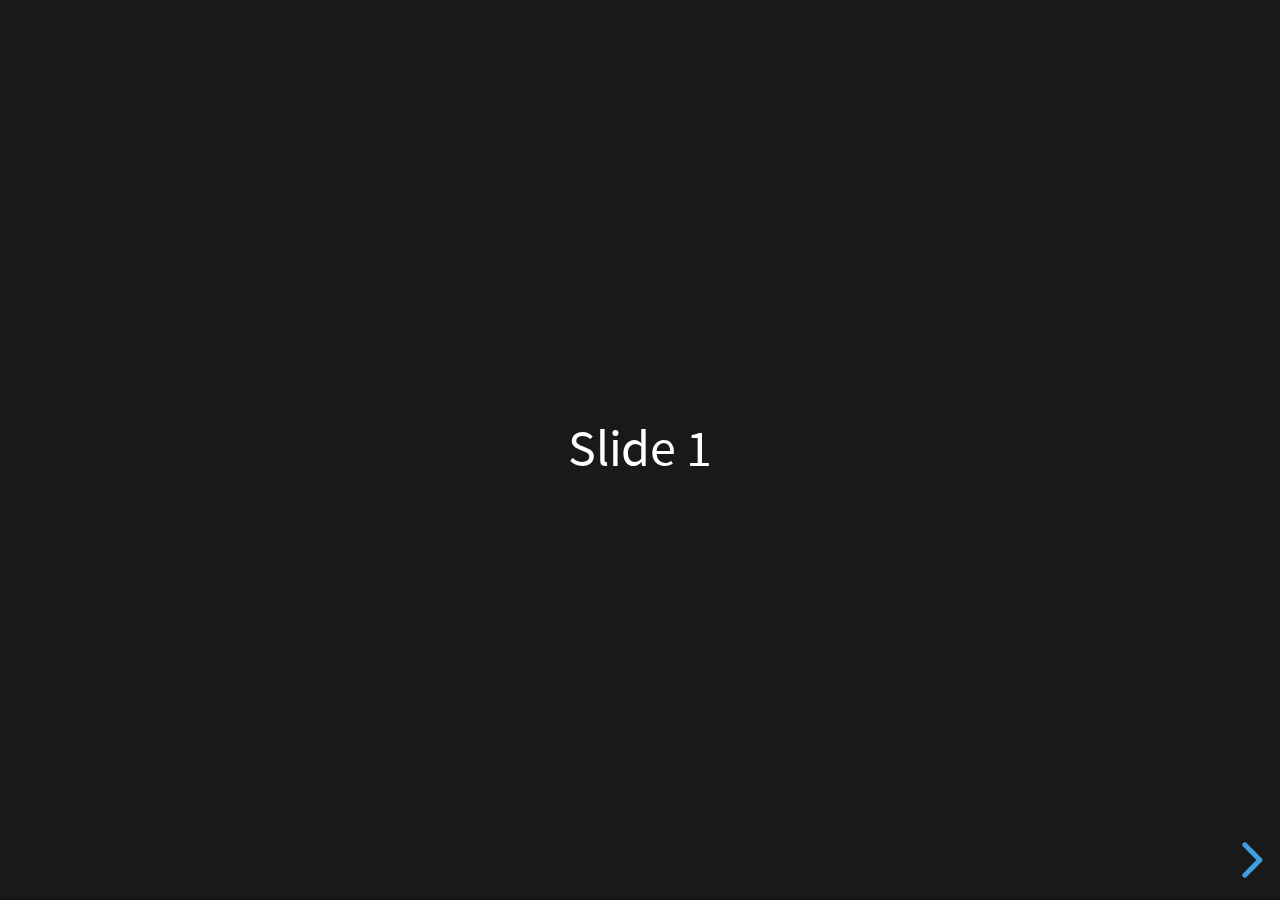
<file: slides/revealjs/index.html>
<!doctype html>
<html lang="en">
	<head>
		<meta charset="utf-8">
		<meta name="viewport" content="width=device-width, initial-scale=1.0, maximum-scale=1.0, user-scalable=no">

		<title>reveal.js</title>

		<link rel="stylesheet" href="dist/reset.css">
		<link rel="stylesheet" href="dist/reveal.css">
		<link rel="stylesheet" href="dist/theme/black.css">

		<!-- Theme used for syntax highlighted code -->
		<link rel="stylesheet" href="plugin/highlight/monokai.css">
	</head>
	<body>
		<div class="reveal">
			<div class="slides">
				<section>Slide 1</section>
				<section>Slide 2</section>
			</div>
		</div>

		<script src="dist/reveal.js"></script>
		<script src="plugin/notes/notes.js"></script>
		<script src="plugin/markdown/markdown.js"></script>
		<script src="plugin/highlight/highlight.js"></script>
		<script>
			// More info about initialization & config:
			// - https://revealjs.com/initialization/
			// - https://revealjs.com/config/
			Reveal.initialize({
				hash: true,

				// Learn about plugins: https://revealjs.com/plugins/
				plugins: [ RevealMarkdown, RevealHighlight, RevealNotes ]
			});
		</script>
	</body>
</html>
</file>
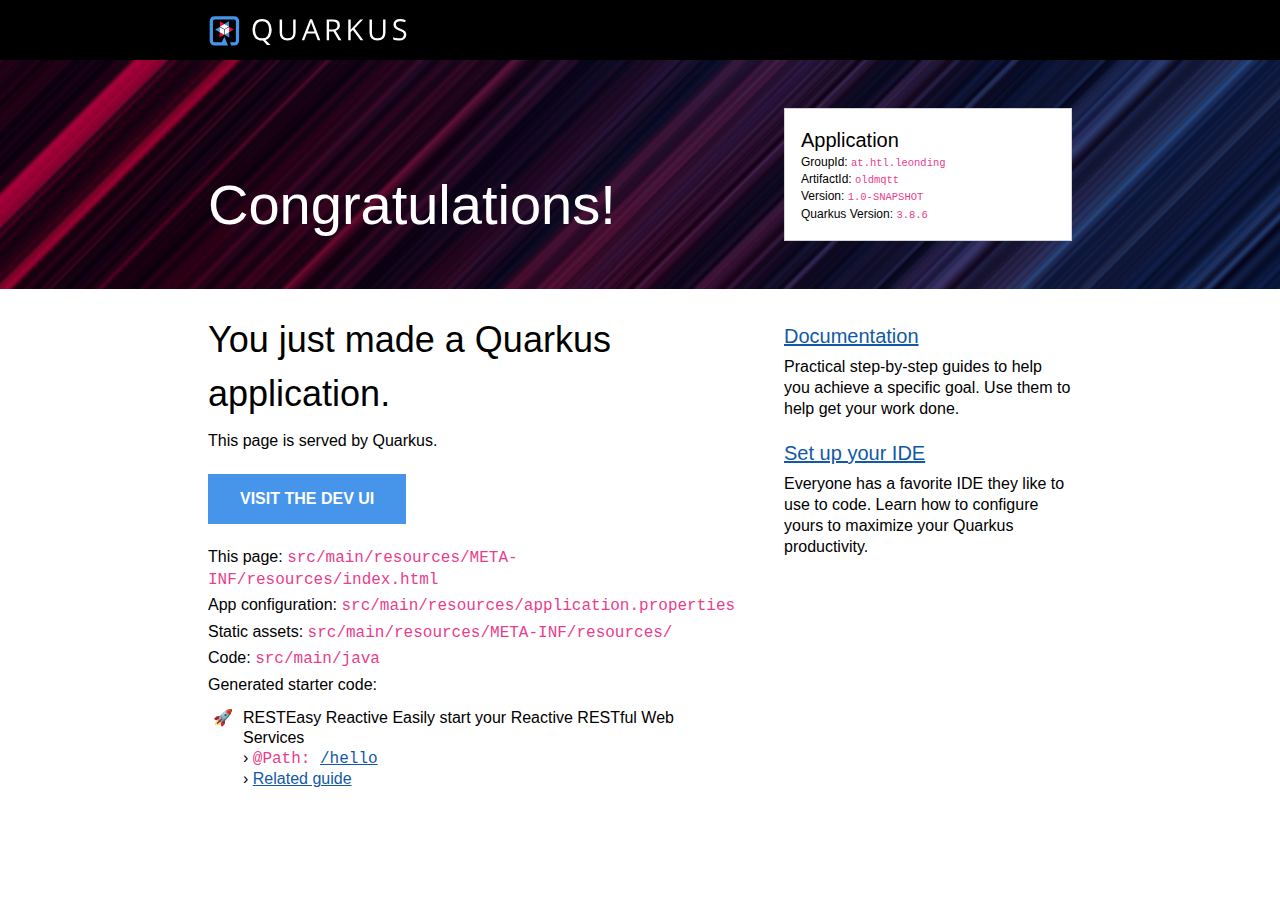
<file: project/oldMQTT/src/main/resources/META-INF/resources/index.html>
<!DOCTYPE html>
<html lang="en">
    <head>
        <meta charset="UTF-8">
        <title>oldmqtt - 1.0-SNAPSHOT</title>
        <style>
            body {
                margin: 0;
                font-family: Roboto, "Helvetica Neue", Arial, sans-serif;
            }
            code {
                font-family: "Courier New", monospace;
                color: #e83e8c;
                word-break: break-word;
            }
            h1, h2, h3, h4, h5, h6 {
                margin-bottom: 0.5rem;
                font-weight: 400;
                line-height: 1.5;
            }
            h1 { font-size: 2.25rem; }
            h2 { font-size: 1.6rem }
            h3 { font-size: 1.5rem }
            h4 { font-size: 1.4rem }
            h5 { font-size: 1.25rem }
            h6 { font-size: 1rem }
            p {
                padding: .15rem 0;
                margin: 0;
                line-height: 1.3rem;
            }
            a {
                text-decoration: underline;
                color: #1259A5;
            }
            a:hover, a:active { color: #c00; }
            .grid {
                display: grid;
                grid-template-columns: repeat(12, 1fr);
                clear: both;
            }
            .header-wrapper {
                padding: 0 13rem;
                background: black;
            }
            .banner-wrapper {
                padding: 0 13rem;
                background: url([data-uri]) repeat-x, #0D1C2C;
            }
            .content-wrapper {
                padding: 0 13rem;
                background: white;
            }
            .header {
                background-position: 0 1rem;
                min-height: 60px;
                grid-column: span 12;
            }
            #quarkus-logo-svg {
                width: 200px;
                height: 30px;
                padding-top: 1rem;
            }
            .banner {
                grid-column: span 12;
                padding: 2rem 0;
            }
            .callout {
                color: white;
                font-size: 3.5rem;
                margin: 0;
                padding-top: 5rem;
                grid-column: span 8;
            }
            .app-details {
                margin: 1rem 0;
                border: 1px solid lightgrey;
                padding: 1rem;
                background: white;
                font-size: .75rem;
                font-weight: 300;
                grid-column: span 4;
            }
            .app-details code { font-size: 87.5%; }
            .app-details ul {
                list-style-type: none;
                padding: 0;
                margin: 0;
            }
            .app-details ul li { margin-bottom: 0.2rem; }
            .app-details h5 {
                margin: 0;
                padding: 0;
            }
            .left-column {
                grid-column: span 8;
                padding-right: 3rem;
            }
            .left-column p {
                padding: .15rem 0;
                margin: 0;
                font-weight: 300;
            }
            .left-column ul {
                margin: 0;
                padding: 10px 0 0 25px;
                list-style-type: "\1F680";
                font-weight: 300;
            }
            .left-column li { padding-left: 10px; }
            .left-column .cta-button {
                margin: 20px 0;
                display: inline-block;
                padding: 1rem 2rem;
                background-color: #4695EB;
                font-weight: 600;
                color: white;
                text-decoration: none;
                text-transform: uppercase;
            }
            .right-column {
                grid-column: span 4;
                margin-top: 1rem;
                font-weight: 200;
            }
            .right-column h5 {
                padding: 1rem 0 .25rem 0;
                margin: 0;
                font-weight: 300;
            }
            .right-column h3 { font-weight: 400;}
            .right-column ul {
                margin: 0;
                list-style-type: circle;
            }
            .right-column li {
                padding: .5rem 0 0 0;
            }
            .provided-code {
                line-height: 20px;
            }
            .provided-code b {
                font-weight: 400;
                margin-bottom: 15px;
            }
            @media screen and (max-width: 1023px) {
                .header-wrapper {
                    padding: 0 1rem;
                    background: black;
                }
                .banner-wrapper { padding: 0 1rem; }
                .content-wrapper {
                    padding: 0 1rem;
                    background: white;
                }
                .left-column {
                    grid-column: span 12;
                }
                .right-column {
                    grid-column: span 12;
                    margin: 3rem 0;
                }
                .callout {
                    color: white;
                    font-size: 3.5rem;
                    margin: 0;
                    padding: 1rem 0;
                    grid-column: span 12;
                }
                .app-details {
                    margin: 1rem 0;
                    border: 1px solid lightgrey;
                    padding: 1rem;
                    background: white;
                    font-size: 1rem;
                    font-weight: 300;
                    grid-column: span 12;
                }
            }
        </style>
    </head>
    <body>
        <div class="header-wrapper">
            <div class="grid">
                <div class="header">
                    <svg id="quarkus-logo-svg" data-name="Quarkus Logo" xmlns="http://www.w3.org/2000/svg" viewBox="0 0 1280 195">
                        <defs>
                            <style>.cls-1 {
                                fill: #fff;
                            }

                            .cls-2 {
                                fill: #4695eb;
                            }

                            .cls-3 {
                                fill: #ff004a;
                            }</style>
                        </defs>
                        <title>quarkus_logo_horizontal_rgb_1280px_reverse</title>
                        <path class="cls-1"
                              d="M404,89.39q0,25.9-10.49,43.07a52.31,52.31,0,0,1-29.61,23.24l32.3,33.39H373.29l-26.45-30.44-5.11.19q-30,0-46.27-18.22T279.17,89.2q0-32.93,16.34-51.05T341.92,20q29.24,0,45.66,18.45T404,89.39Zm-108.14,0q0,27.39,11.74,41.55t34.11,14.15q22.56,0,34.07-14.11t11.51-41.59q0-27.21-11.47-41.27T341.92,34.05q-22.56,0-34.3,14.16T295.88,89.39Z"/>
                        <path class="cls-1"
                              d="M559.56,22.15V109.4q0,23.05-14,36.25T507,158.84q-24.51,0-37.92-13.29T455.7,109V22.15h15.78v88q0,16.88,9.28,25.91t27.29,9q17.16,0,26.45-9.08T543.78,110V22.15Z"/>
                        <path class="cls-1"
                              d="M703.6,157,686.7,114.1H632.31L615.6,157h-16L653.29,21.6h13.27L719.93,157Zm-21.82-57L666,58.21q-3.07-7.92-6.32-19.46a172.55,172.55,0,0,1-5.85,19.46l-16,41.78Z"/>
                        <path class="cls-1"
                              d="M777.19,100.92V157H761.4V22.15h37.23q25,0,36.89,9.5t11.93,28.59q0,26.74-27.29,36.16L857,157H838.35l-32.86-56.07Zm0-13.47h21.62q16.71,0,24.51-6.6t7.79-19.78q0-13.37-7.93-19.27T797.7,35.89H777.19Z"/>
                        <path class="cls-1"
                              d="M999.75,157H981.18L931.71,91.6l-14.2,12.54V157H901.73V22.15h15.78V89l61.54-66.87h18.66L943.13,80.72Z"/>
                        <path class="cls-1"
                              d="M1143.69,22.15V109.4q0,23.05-14,36.25t-38.52,13.19q-24.5,0-37.92-13.29T1039.82,109V22.15h15.78v88q0,16.88,9.28,25.91t27.29,9q17.17,0,26.46-9.08t9.28-26.06V22.15Z"/>
                        <path class="cls-1"
                              d="M1279,121.11q0,17.8-13,27.76t-35.28,10q-24.13,0-37.13-6.18V137.53a97.82,97.82,0,0,0,18.2,5.53,95.67,95.67,0,0,0,19.49,2q15.78,0,23.76-6t8-16.55q0-7-2.83-11.48t-9.46-8.26q-6.65-3.78-20.19-8.58-18.94-6.72-27.06-16t-8.12-24.07q0-15.58,11.79-24.81t31.18-9.22a92.55,92.55,0,0,1,37.22,7.37l-4.91,13.65q-16.82-7-32.68-7-12.53,0-19.58,5.35t-7.06,14.85q0,7,2.6,11.48t8.77,8.21q6.18,3.73,18.89,8.26,21.36,7.56,29.38,16.23T1279,121.11Z"/>
                        <polygon class="cls-2" points="126.05 34.6 96.61 51.59 126.05 68.59 126.05 34.6"/>
                        <polygon class="cls-3" points="67.17 34.6 67.17 68.59 96.61 51.59 67.17 34.6"/>
                        <polygon class="cls-1" points="126.05 68.59 96.61 51.59 67.17 68.59 96.61 85.59 126.05 68.59"/>
                        <polygon class="cls-2" points="36.13 88.36 65.57 105.36 65.57 71.37 36.13 88.36"/>
                        <polygon class="cls-3" points="65.57 139.35 95.01 122.36 65.57 105.36 65.57 139.35"/>
                        <polygon class="cls-1" points="65.57 71.37 65.57 105.36 95.01 122.36 95.01 88.36 65.57 71.37"/>
                        <polygon class="cls-2" points="127.65 139.35 127.65 105.36 98.21 122.36 127.65 139.35"/>
                        <polygon class="cls-3" points="157.09 88.36 127.65 71.37 127.65 105.36 157.09 88.36"/>
                        <polygon class="cls-1" points="98.21 122.36 127.65 105.36 127.65 71.37 98.21 88.36 98.21 122.36"/>
                        <path class="cls-2"
                              d="M160.5,1H32.72A31.81,31.81,0,0,0,1,32.72V160.5a31.81,31.81,0,0,0,31.72,31.72h87.51L96.61,134.85,79.48,171.07H32.72A10.71,10.71,0,0,1,22.15,160.5V32.72A10.71,10.71,0,0,1,32.72,22.15H160.5a10.71,10.71,0,0,1,10.57,10.57V160.5a10.71,10.71,0,0,1-10.57,10.57H132.77l8.71,21.15h19a31.81,31.81,0,0,0,31.72-31.72V32.72A31.81,31.81,0,0,0,160.5,1Z"/>
                    </svg>
                </div>
            </div>
        </div>
        <div class="banner-wrapper">
            <div class="grid">
                <div class="banner">
                    <div class="grid">
                        <div class="callout">Congratulations!</div>
                        <div class="app-details">
                            <h5>Application</h5>
                            <ul>
                                <li>GroupId: <code>at.htl.leonding</code></li>
                                <li>ArtifactId: <code>oldmqtt</code></li>
                                <li>Version: <code>1.0-SNAPSHOT</code></li>
                                <li>Quarkus Version: <code>3.8.6</code></li>
                            </ul>
                        </div>
                    </div>
                </div>
            </div>
        </div>
        <div class="content-wrapper">
            <div class="grid">
                <div class="left-column">
                    <h1>You just made a Quarkus application.</h1>
                    <p>This page is served by Quarkus.</p>
                    <a href="/q/dev-ui/" class="cta-button">Visit the Dev UI</a>
                    <p>This page: <code>src/main/resources/META-INF/resources/index.html</code></p>
                    <p>App configuration: <code>src/main/resources/application.properties</code></p>
                    <p>Static assets: <code>src/main/resources/META-INF/resources/</code></p>
                    <p>Code: <code>src/main/java</code></p>
                    <p>Generated starter code:</p>
                    <ul class="provided-code">
                                <li class="provided-code">
            <b>RESTEasy Reactive</b>&nbsp;Easily start your Reactive RESTful Web Services
            <br />&rsaquo; <code>@Path: <a href="/hello" class="path-link" target="_blank">/hello</a></code>
            <br />&rsaquo; <a href="https://quarkus.io/guides/getting-started-reactive#reactive-jax-rs-resources" class="guide-link" target="_blank">Related guide</a>
        </li>

                    </ul>
                </div>
                <div class="right-column">
                    <h5><a href="https://quarkus.io/guides/">Documentation</a></h5>
                    <p>Practical step-by-step guides to help you achieve a specific goal. Use them to help get your work
                        done.</p>
                    <h5><a href="https://quarkus.io/guides/maven-tooling">Set up your IDE</a></h5>
                    <p>Everyone has a favorite IDE they like to use to code. Learn how to configure yours to maximize your
                        Quarkus productivity.</p>
                </div>
            </div>
        </div>
    </body>
</html>
</file>
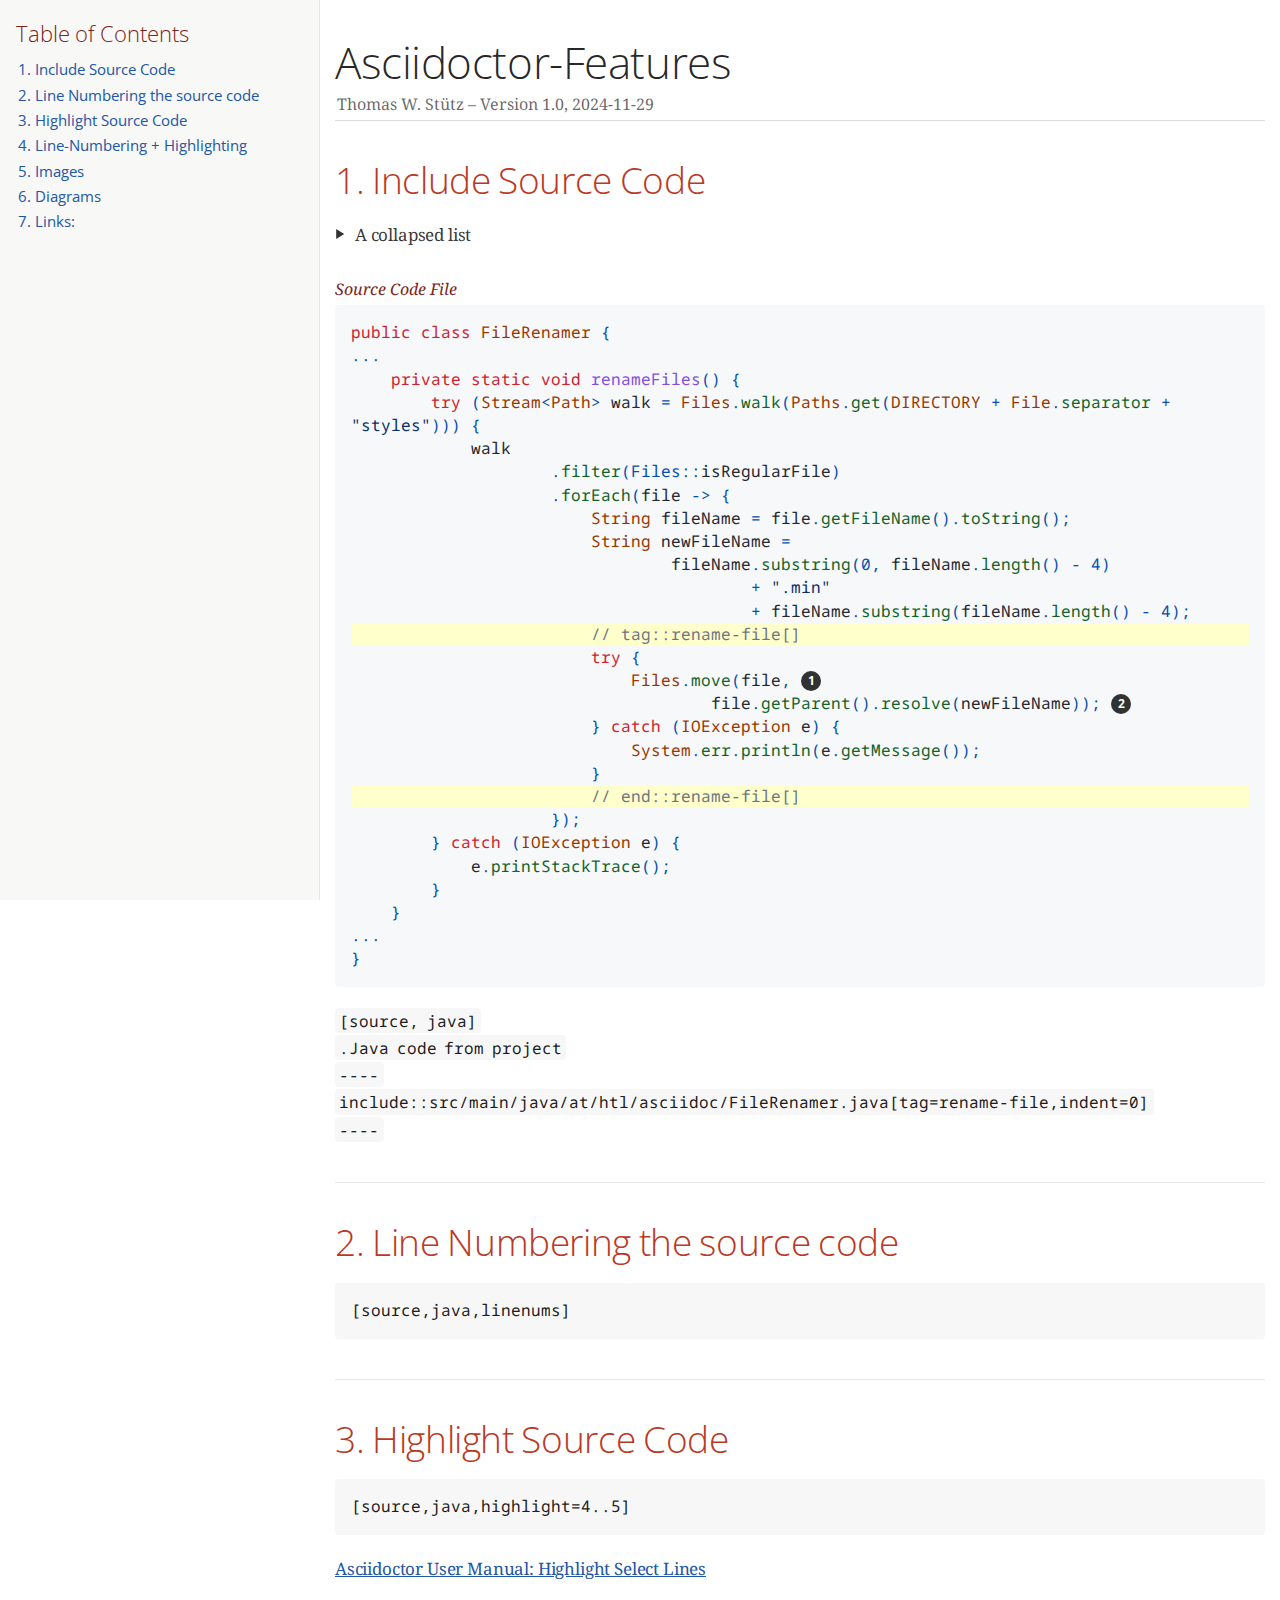
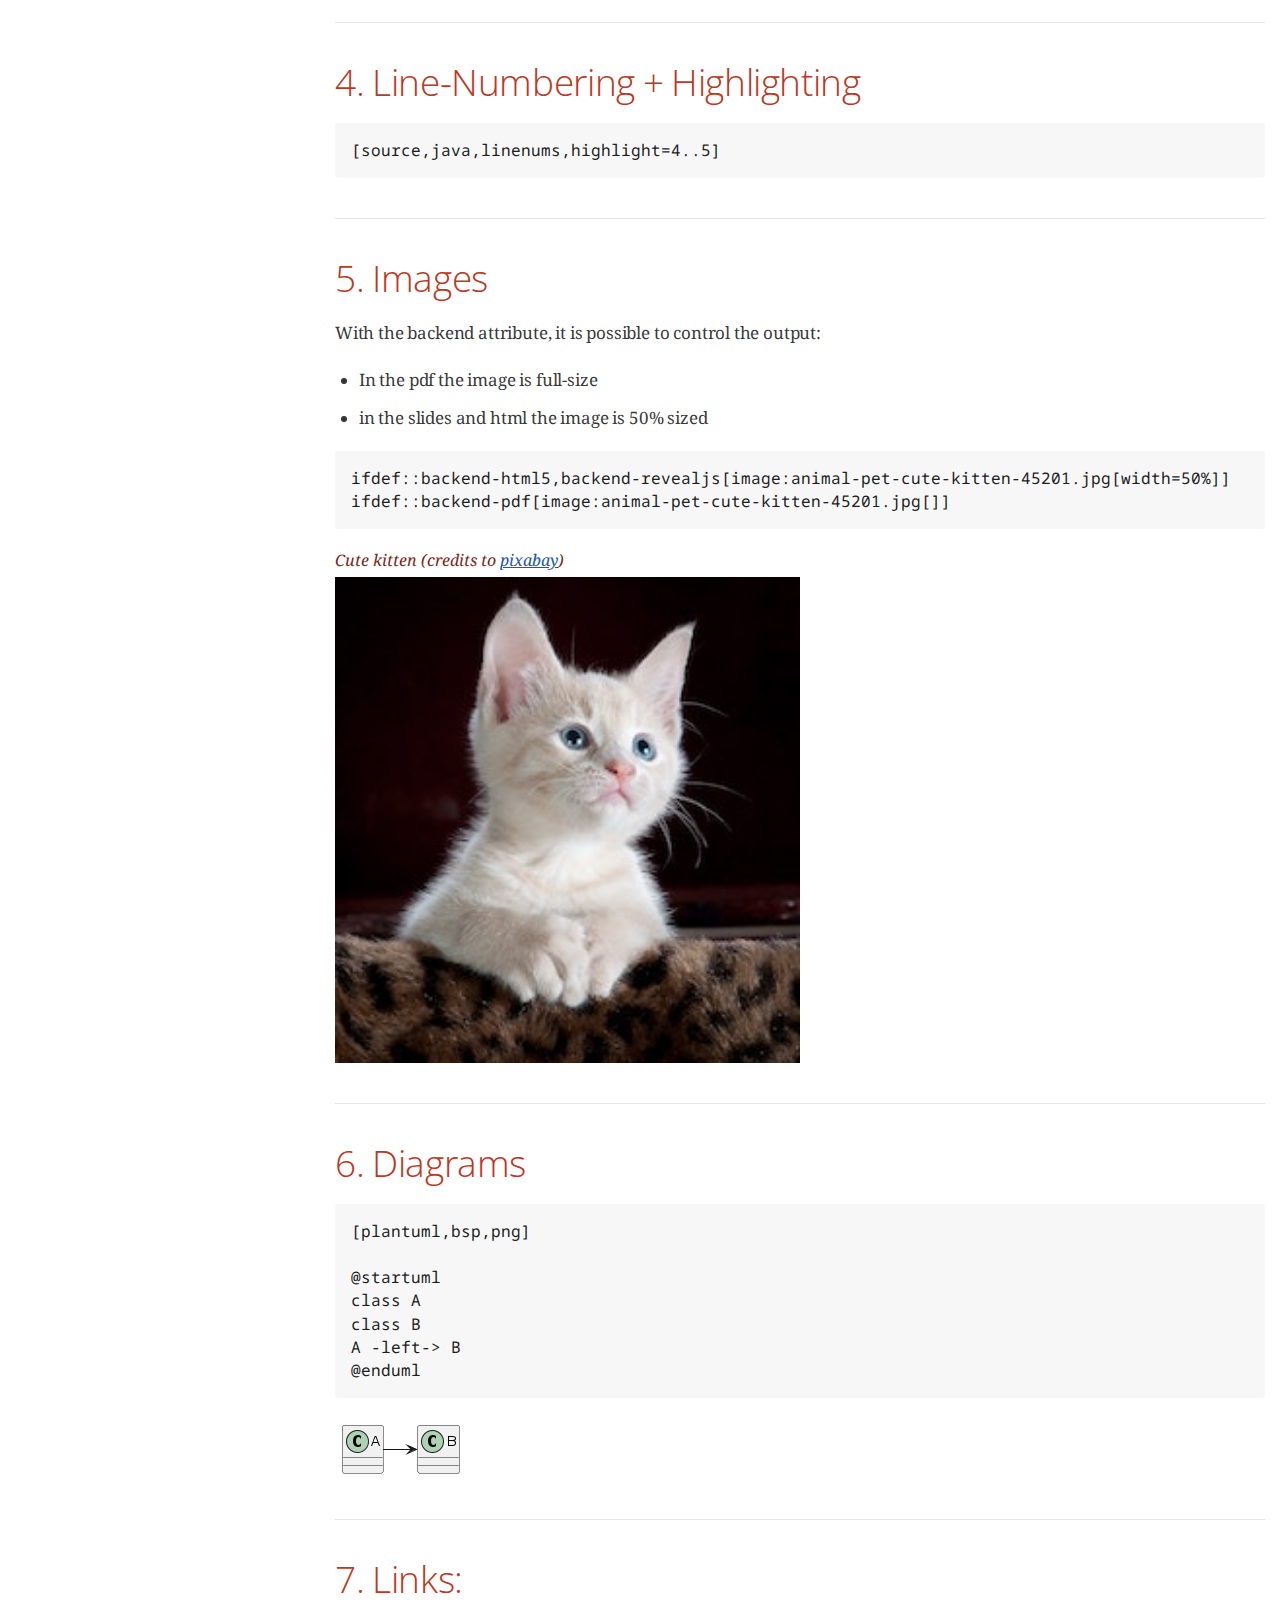
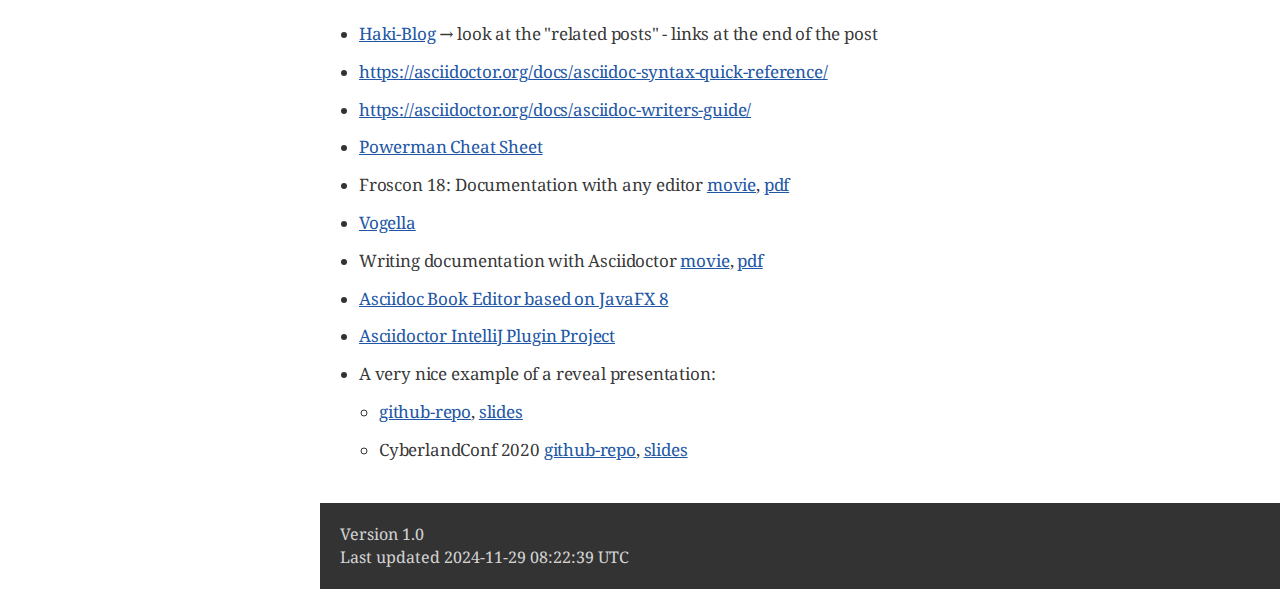
<file: demo.html>
<!DOCTYPE html>
<html lang="en">
<head>
<meta charset="UTF-8">
<meta http-equiv="X-UA-Compatible" content="IE=edge">
<meta name="viewport" content="width=device-width, initial-scale=1.0">
<meta name="generator" content="Asciidoctor 2.0.20">
<meta name="author" content="Thomas W. Stütz">
<link rel="icon" type="image/png" href="themes/favicon.png">
<title>Asciidoctor-Features</title>
<link rel="stylesheet" href="https://fonts.googleapis.com/css?family=Open+Sans:300,300italic,400,400italic,600,600italic%7CNoto+Serif:400,400italic,700,700italic%7CDroid+Sans+Mono:400,700">
<style>
/*! Asciidoctor default stylesheet | MIT License | https://asciidoctor.org */
/* Uncomment the following line when using as a custom stylesheet */
/* @import "https://fonts.googleapis.com/css?family=Open+Sans:300,300italic,400,400italic,600,600italic%7CNoto+Serif:400,400italic,700,700italic%7CDroid+Sans+Mono:400,700"; */
html{font-family:sans-serif;-webkit-text-size-adjust:100%}
a{background:none}
a:focus{outline:thin dotted}
a:active,a:hover{outline:0}
h1{font-size:2em;margin:.67em 0}
b,strong{font-weight:bold}
abbr{font-size:.9em}
abbr[title]{cursor:help;border-bottom:1px dotted #dddddf;text-decoration:none}
dfn{font-style:italic}
hr{height:0}
mark{background:#ff0;color:#000}
code,kbd,pre,samp{font-family:monospace;font-size:1em}
pre{white-space:pre-wrap}
q{quotes:"\201C" "\201D" "\2018" "\2019"}
small{font-size:80%}
sub,sup{font-size:75%;line-height:0;position:relative;vertical-align:baseline}
sup{top:-.5em}
sub{bottom:-.25em}
img{border:0}
svg:not(:root){overflow:hidden}
figure{margin:0}
audio,video{display:inline-block}
audio:not([controls]){display:none;height:0}
fieldset{border:1px solid silver;margin:0 2px;padding:.35em .625em .75em}
legend{border:0;padding:0}
button,input,select,textarea{font-family:inherit;font-size:100%;margin:0}
button,input{line-height:normal}
button,select{text-transform:none}
button,html input[type=button],input[type=reset],input[type=submit]{-webkit-appearance:button;cursor:pointer}
button[disabled],html input[disabled]{cursor:default}
input[type=checkbox],input[type=radio]{padding:0}
button::-moz-focus-inner,input::-moz-focus-inner{border:0;padding:0}
textarea{overflow:auto;vertical-align:top}
table{border-collapse:collapse;border-spacing:0}
*,::before,::after{box-sizing:border-box}
html,body{font-size:100%}
body{background:#fff;color:rgba(0,0,0,.8);padding:0;margin:0;font-family:"Noto Serif","DejaVu Serif",serif;line-height:1;position:relative;cursor:auto;-moz-tab-size:4;-o-tab-size:4;tab-size:4;word-wrap:anywhere;-moz-osx-font-smoothing:grayscale;-webkit-font-smoothing:antialiased}
a:hover{cursor:pointer}
img,object,embed{max-width:100%;height:auto}
object,embed{height:100%}
img{-ms-interpolation-mode:bicubic}
.left{float:left!important}
.right{float:right!important}
.text-left{text-align:left!important}
.text-right{text-align:right!important}
.text-center{text-align:center!important}
.text-justify{text-align:justify!important}
.hide{display:none}
img,object,svg{display:inline-block;vertical-align:middle}
textarea{height:auto;min-height:50px}
select{width:100%}
.subheader,.admonitionblock td.content>.title,.audioblock>.title,.exampleblock>.title,.imageblock>.title,.listingblock>.title,.literalblock>.title,.stemblock>.title,.openblock>.title,.paragraph>.title,.quoteblock>.title,table.tableblock>.title,.verseblock>.title,.videoblock>.title,.dlist>.title,.olist>.title,.ulist>.title,.qlist>.title,.hdlist>.title{line-height:1.45;color:#7a2518;font-weight:400;margin-top:0;margin-bottom:.25em}
div,dl,dt,dd,ul,ol,li,h1,h2,h3,#toctitle,.sidebarblock>.content>.title,h4,h5,h6,pre,form,p,blockquote,th,td{margin:0;padding:0}
a{color:#2156a5;text-decoration:underline;line-height:inherit}
a:hover,a:focus{color:#1d4b8f}
a img{border:0}
p{line-height:1.6;margin-bottom:1.25em;text-rendering:optimizeLegibility}
p aside{font-size:.875em;line-height:1.35;font-style:italic}
h1,h2,h3,#toctitle,.sidebarblock>.content>.title,h4,h5,h6{font-family:"Open Sans","DejaVu Sans",sans-serif;font-weight:300;font-style:normal;color:#ba3925;text-rendering:optimizeLegibility;margin-top:1em;margin-bottom:.5em;line-height:1.0125em}
h1 small,h2 small,h3 small,#toctitle small,.sidebarblock>.content>.title small,h4 small,h5 small,h6 small{font-size:60%;color:#e99b8f;line-height:0}
h1{font-size:2.125em}
h2{font-size:1.6875em}
h3,#toctitle,.sidebarblock>.content>.title{font-size:1.375em}
h4,h5{font-size:1.125em}
h6{font-size:1em}
hr{border:solid #dddddf;border-width:1px 0 0;clear:both;margin:1.25em 0 1.1875em}
em,i{font-style:italic;line-height:inherit}
strong,b{font-weight:bold;line-height:inherit}
small{font-size:60%;line-height:inherit}
code{font-family:"Droid Sans Mono","DejaVu Sans Mono",monospace;font-weight:400;color:rgba(0,0,0,.9)}
ul,ol,dl{line-height:1.6;margin-bottom:1.25em;list-style-position:outside;font-family:inherit}
ul,ol{margin-left:1.5em}
ul li ul,ul li ol{margin-left:1.25em;margin-bottom:0}
ul.circle{list-style-type:circle}
ul.disc{list-style-type:disc}
ul.square{list-style-type:square}
ul.circle ul:not([class]),ul.disc ul:not([class]),ul.square ul:not([class]){list-style:inherit}
ol li ul,ol li ol{margin-left:1.25em;margin-bottom:0}
dl dt{margin-bottom:.3125em;font-weight:bold}
dl dd{margin-bottom:1.25em}
blockquote{margin:0 0 1.25em;padding:.5625em 1.25em 0 1.1875em;border-left:1px solid #ddd}
blockquote,blockquote p{line-height:1.6;color:rgba(0,0,0,.85)}
@media screen and (min-width:768px){h1,h2,h3,#toctitle,.sidebarblock>.content>.title,h4,h5,h6{line-height:1.2}
h1{font-size:2.75em}
h2{font-size:2.3125em}
h3,#toctitle,.sidebarblock>.content>.title{font-size:1.6875em}
h4{font-size:1.4375em}}
table{background:#fff;margin-bottom:1.25em;border:1px solid #dedede;word-wrap:normal}
table thead,table tfoot{background:#f7f8f7}
table thead tr th,table thead tr td,table tfoot tr th,table tfoot tr td{padding:.5em .625em .625em;font-size:inherit;color:rgba(0,0,0,.8);text-align:left}
table tr th,table tr td{padding:.5625em .625em;font-size:inherit;color:rgba(0,0,0,.8)}
table tr.even,table tr.alt{background:#f8f8f7}
table thead tr th,table tfoot tr th,table tbody tr td,table tr td,table tfoot tr td{line-height:1.6}
h1,h2,h3,#toctitle,.sidebarblock>.content>.title,h4,h5,h6{line-height:1.2;word-spacing:-.05em}
h1 strong,h2 strong,h3 strong,#toctitle strong,.sidebarblock>.content>.title strong,h4 strong,h5 strong,h6 strong{font-weight:400}
.center{margin-left:auto;margin-right:auto}
.stretch{width:100%}
.clearfix::before,.clearfix::after,.float-group::before,.float-group::after{content:" ";display:table}
.clearfix::after,.float-group::after{clear:both}
:not(pre).nobreak{word-wrap:normal}
:not(pre).nowrap{white-space:nowrap}
:not(pre).pre-wrap{white-space:pre-wrap}
:not(pre):not([class^=L])>code{font-size:.9375em;font-style:normal!important;letter-spacing:0;padding:.1em .5ex;word-spacing:-.15em;background:#f7f7f8;border-radius:4px;line-height:1.45;text-rendering:optimizeSpeed}
pre{color:rgba(0,0,0,.9);font-family:"Droid Sans Mono","DejaVu Sans Mono",monospace;line-height:1.45;text-rendering:optimizeSpeed}
pre code,pre pre{color:inherit;font-size:inherit;line-height:inherit}
pre>code{display:block}
pre.nowrap,pre.nowrap pre{white-space:pre;word-wrap:normal}
em em{font-style:normal}
strong strong{font-weight:400}
.keyseq{color:rgba(51,51,51,.8)}
kbd{font-family:"Droid Sans Mono","DejaVu Sans Mono",monospace;display:inline-block;color:rgba(0,0,0,.8);font-size:.65em;line-height:1.45;background:#f7f7f7;border:1px solid #ccc;border-radius:3px;box-shadow:0 1px 0 rgba(0,0,0,.2),inset 0 0 0 .1em #fff;margin:0 .15em;padding:.2em .5em;vertical-align:middle;position:relative;top:-.1em;white-space:nowrap}
.keyseq kbd:first-child{margin-left:0}
.keyseq kbd:last-child{margin-right:0}
.menuseq,.menuref{color:#000}
.menuseq b:not(.caret),.menuref{font-weight:inherit}
.menuseq{word-spacing:-.02em}
.menuseq b.caret{font-size:1.25em;line-height:.8}
.menuseq i.caret{font-weight:bold;text-align:center;width:.45em}
b.button::before,b.button::after{position:relative;top:-1px;font-weight:400}
b.button::before{content:"[";padding:0 3px 0 2px}
b.button::after{content:"]";padding:0 2px 0 3px}
p a>code:hover{color:rgba(0,0,0,.9)}
#header,#content,#footnotes,#footer{width:100%;margin:0 auto;max-width:62.5em;*zoom:1;position:relative;padding-left:.9375em;padding-right:.9375em}
#header::before,#header::after,#content::before,#content::after,#footnotes::before,#footnotes::after,#footer::before,#footer::after{content:" ";display:table}
#header::after,#content::after,#footnotes::after,#footer::after{clear:both}
#content{margin-top:1.25em}
#content::before{content:none}
#header>h1:first-child{color:rgba(0,0,0,.85);margin-top:2.25rem;margin-bottom:0}
#header>h1:first-child+#toc{margin-top:8px;border-top:1px solid #dddddf}
#header>h1:only-child,body.toc2 #header>h1:nth-last-child(2){border-bottom:1px solid #dddddf;padding-bottom:8px}
#header .details{border-bottom:1px solid #dddddf;line-height:1.45;padding-top:.25em;padding-bottom:.25em;padding-left:.25em;color:rgba(0,0,0,.6);display:flex;flex-flow:row wrap}
#header .details span:first-child{margin-left:-.125em}
#header .details span.email a{color:rgba(0,0,0,.85)}
#header .details br{display:none}
#header .details br+span::before{content:"\00a0\2013\00a0"}
#header .details br+span.author::before{content:"\00a0\22c5\00a0";color:rgba(0,0,0,.85)}
#header .details br+span#revremark::before{content:"\00a0|\00a0"}
#header #revnumber{text-transform:capitalize}
#header #revnumber::after{content:"\00a0"}
#content>h1:first-child:not([class]){color:rgba(0,0,0,.85);border-bottom:1px solid #dddddf;padding-bottom:8px;margin-top:0;padding-top:1rem;margin-bottom:1.25rem}
#toc{border-bottom:1px solid #e7e7e9;padding-bottom:.5em}
#toc>ul{margin-left:.125em}
#toc ul.sectlevel0>li>a{font-style:italic}
#toc ul.sectlevel0 ul.sectlevel1{margin:.5em 0}
#toc ul{font-family:"Open Sans","DejaVu Sans",sans-serif;list-style-type:none}
#toc li{line-height:1.3334;margin-top:.3334em}
#toc a{text-decoration:none}
#toc a:active{text-decoration:underline}
#toctitle{color:#7a2518;font-size:1.2em}
@media screen and (min-width:768px){#toctitle{font-size:1.375em}
body.toc2{padding-left:15em;padding-right:0}
#toc.toc2{margin-top:0!important;background:#f8f8f7;position:fixed;width:15em;left:0;top:0;border-right:1px solid #e7e7e9;border-top-width:0!important;border-bottom-width:0!important;z-index:1000;padding:1.25em 1em;height:100%;overflow:auto}
#toc.toc2 #toctitle{margin-top:0;margin-bottom:.8rem;font-size:1.2em}
#toc.toc2>ul{font-size:.9em;margin-bottom:0}
#toc.toc2 ul ul{margin-left:0;padding-left:1em}
#toc.toc2 ul.sectlevel0 ul.sectlevel1{padding-left:0;margin-top:.5em;margin-bottom:.5em}
body.toc2.toc-right{padding-left:0;padding-right:15em}
body.toc2.toc-right #toc.toc2{border-right-width:0;border-left:1px solid #e7e7e9;left:auto;right:0}}
@media screen and (min-width:1280px){body.toc2{padding-left:20em;padding-right:0}
#toc.toc2{width:20em}
#toc.toc2 #toctitle{font-size:1.375em}
#toc.toc2>ul{font-size:.95em}
#toc.toc2 ul ul{padding-left:1.25em}
body.toc2.toc-right{padding-left:0;padding-right:20em}}
#content #toc{border:1px solid #e0e0dc;margin-bottom:1.25em;padding:1.25em;background:#f8f8f7;border-radius:4px}
#content #toc>:first-child{margin-top:0}
#content #toc>:last-child{margin-bottom:0}
#footer{max-width:none;background:rgba(0,0,0,.8);padding:1.25em}
#footer-text{color:hsla(0,0%,100%,.8);line-height:1.44}
#content{margin-bottom:.625em}
.sect1{padding-bottom:.625em}
@media screen and (min-width:768px){#content{margin-bottom:1.25em}
.sect1{padding-bottom:1.25em}}
.sect1:last-child{padding-bottom:0}
.sect1+.sect1{border-top:1px solid #e7e7e9}
#content h1>a.anchor,h2>a.anchor,h3>a.anchor,#toctitle>a.anchor,.sidebarblock>.content>.title>a.anchor,h4>a.anchor,h5>a.anchor,h6>a.anchor{position:absolute;z-index:1001;width:1.5ex;margin-left:-1.5ex;display:block;text-decoration:none!important;visibility:hidden;text-align:center;font-weight:400}
#content h1>a.anchor::before,h2>a.anchor::before,h3>a.anchor::before,#toctitle>a.anchor::before,.sidebarblock>.content>.title>a.anchor::before,h4>a.anchor::before,h5>a.anchor::before,h6>a.anchor::before{content:"\00A7";font-size:.85em;display:block;padding-top:.1em}
#content h1:hover>a.anchor,#content h1>a.anchor:hover,h2:hover>a.anchor,h2>a.anchor:hover,h3:hover>a.anchor,#toctitle:hover>a.anchor,.sidebarblock>.content>.title:hover>a.anchor,h3>a.anchor:hover,#toctitle>a.anchor:hover,.sidebarblock>.content>.title>a.anchor:hover,h4:hover>a.anchor,h4>a.anchor:hover,h5:hover>a.anchor,h5>a.anchor:hover,h6:hover>a.anchor,h6>a.anchor:hover{visibility:visible}
#content h1>a.link,h2>a.link,h3>a.link,#toctitle>a.link,.sidebarblock>.content>.title>a.link,h4>a.link,h5>a.link,h6>a.link{color:#ba3925;text-decoration:none}
#content h1>a.link:hover,h2>a.link:hover,h3>a.link:hover,#toctitle>a.link:hover,.sidebarblock>.content>.title>a.link:hover,h4>a.link:hover,h5>a.link:hover,h6>a.link:hover{color:#a53221}
details,.audioblock,.imageblock,.literalblock,.listingblock,.stemblock,.videoblock{margin-bottom:1.25em}
details{margin-left:1.25rem}
details>summary{cursor:pointer;display:block;position:relative;line-height:1.6;margin-bottom:.625rem;outline:none;-webkit-tap-highlight-color:transparent}
details>summary::-webkit-details-marker{display:none}
details>summary::before{content:"";border:solid transparent;border-left:solid;border-width:.3em 0 .3em .5em;position:absolute;top:.5em;left:-1.25rem;transform:translateX(15%)}
details[open]>summary::before{border:solid transparent;border-top:solid;border-width:.5em .3em 0;transform:translateY(15%)}
details>summary::after{content:"";width:1.25rem;height:1em;position:absolute;top:.3em;left:-1.25rem}
.admonitionblock td.content>.title,.audioblock>.title,.exampleblock>.title,.imageblock>.title,.listingblock>.title,.literalblock>.title,.stemblock>.title,.openblock>.title,.paragraph>.title,.quoteblock>.title,table.tableblock>.title,.verseblock>.title,.videoblock>.title,.dlist>.title,.olist>.title,.ulist>.title,.qlist>.title,.hdlist>.title{text-rendering:optimizeLegibility;text-align:left;font-family:"Noto Serif","DejaVu Serif",serif;font-size:1rem;font-style:italic}
table.tableblock.fit-content>caption.title{white-space:nowrap;width:0}
.paragraph.lead>p,#preamble>.sectionbody>[class=paragraph]:first-of-type p{font-size:1.21875em;line-height:1.6;color:rgba(0,0,0,.85)}
.admonitionblock>table{border-collapse:separate;border:0;background:none;width:100%}
.admonitionblock>table td.icon{text-align:center;width:80px}
.admonitionblock>table td.icon img{max-width:none}
.admonitionblock>table td.icon .title{font-weight:bold;font-family:"Open Sans","DejaVu Sans",sans-serif;text-transform:uppercase}
.admonitionblock>table td.content{padding-left:1.125em;padding-right:1.25em;border-left:1px solid #dddddf;color:rgba(0,0,0,.6);word-wrap:anywhere}
.admonitionblock>table td.content>:last-child>:last-child{margin-bottom:0}
.exampleblock>.content{border:1px solid #e6e6e6;margin-bottom:1.25em;padding:1.25em;background:#fff;border-radius:4px}
.sidebarblock{border:1px solid #dbdbd6;margin-bottom:1.25em;padding:1.25em;background:#f3f3f2;border-radius:4px}
.sidebarblock>.content>.title{color:#7a2518;margin-top:0;text-align:center}
.exampleblock>.content>:first-child,.sidebarblock>.content>:first-child{margin-top:0}
.exampleblock>.content>:last-child,.exampleblock>.content>:last-child>:last-child,.exampleblock>.content .olist>ol>li:last-child>:last-child,.exampleblock>.content .ulist>ul>li:last-child>:last-child,.exampleblock>.content .qlist>ol>li:last-child>:last-child,.sidebarblock>.content>:last-child,.sidebarblock>.content>:last-child>:last-child,.sidebarblock>.content .olist>ol>li:last-child>:last-child,.sidebarblock>.content .ulist>ul>li:last-child>:last-child,.sidebarblock>.content .qlist>ol>li:last-child>:last-child{margin-bottom:0}
.literalblock pre,.listingblock>.content>pre{border-radius:4px;overflow-x:auto;padding:1em;font-size:.8125em}
@media screen and (min-width:768px){.literalblock pre,.listingblock>.content>pre{font-size:.90625em}}
@media screen and (min-width:1280px){.literalblock pre,.listingblock>.content>pre{font-size:1em}}
.literalblock pre,.listingblock>.content>pre:not(.highlight),.listingblock>.content>pre[class=highlight],.listingblock>.content>pre[class^="highlight "]{background:#f7f7f8}
.literalblock.output pre{color:#f7f7f8;background:rgba(0,0,0,.9)}
.listingblock>.content{position:relative}
.listingblock code[data-lang]::before{display:none;content:attr(data-lang);position:absolute;font-size:.75em;top:.425rem;right:.5rem;line-height:1;text-transform:uppercase;color:inherit;opacity:.5}
.listingblock:hover code[data-lang]::before{display:block}
.listingblock.terminal pre .command::before{content:attr(data-prompt);padding-right:.5em;color:inherit;opacity:.5}
.listingblock.terminal pre .command:not([data-prompt])::before{content:"$"}
.listingblock pre.highlightjs{padding:0}
.listingblock pre.highlightjs>code{padding:1em;border-radius:4px}
.listingblock pre.prettyprint{border-width:0}
.prettyprint{background:#f7f7f8}
pre.prettyprint .linenums{line-height:1.45;margin-left:2em}
pre.prettyprint li{background:none;list-style-type:inherit;padding-left:0}
pre.prettyprint li code[data-lang]::before{opacity:1}
pre.prettyprint li:not(:first-child) code[data-lang]::before{display:none}
table.linenotable{border-collapse:separate;border:0;margin-bottom:0;background:none}
table.linenotable td[class]{color:inherit;vertical-align:top;padding:0;line-height:inherit;white-space:normal}
table.linenotable td.code{padding-left:.75em}
table.linenotable td.linenos,pre.pygments .linenos{border-right:1px solid;opacity:.35;padding-right:.5em;-webkit-user-select:none;-moz-user-select:none;-ms-user-select:none;user-select:none}
pre.pygments span.linenos{display:inline-block;margin-right:.75em}
.quoteblock{margin:0 1em 1.25em 1.5em;display:table}
.quoteblock:not(.excerpt)>.title{margin-left:-1.5em;margin-bottom:.75em}
.quoteblock blockquote,.quoteblock p{color:rgba(0,0,0,.85);font-size:1.15rem;line-height:1.75;word-spacing:.1em;letter-spacing:0;font-style:italic;text-align:justify}
.quoteblock blockquote{margin:0;padding:0;border:0}
.quoteblock blockquote::before{content:"\201c";float:left;font-size:2.75em;font-weight:bold;line-height:.6em;margin-left:-.6em;color:#7a2518;text-shadow:0 1px 2px rgba(0,0,0,.1)}
.quoteblock blockquote>.paragraph:last-child p{margin-bottom:0}
.quoteblock .attribution{margin-top:.75em;margin-right:.5ex;text-align:right}
.verseblock{margin:0 1em 1.25em}
.verseblock pre{font-family:"Open Sans","DejaVu Sans",sans-serif;font-size:1.15rem;color:rgba(0,0,0,.85);font-weight:300;text-rendering:optimizeLegibility}
.verseblock pre strong{font-weight:400}
.verseblock .attribution{margin-top:1.25rem;margin-left:.5ex}
.quoteblock .attribution,.verseblock .attribution{font-size:.9375em;line-height:1.45;font-style:italic}
.quoteblock .attribution br,.verseblock .attribution br{display:none}
.quoteblock .attribution cite,.verseblock .attribution cite{display:block;letter-spacing:-.025em;color:rgba(0,0,0,.6)}
.quoteblock.abstract blockquote::before,.quoteblock.excerpt blockquote::before,.quoteblock .quoteblock blockquote::before{display:none}
.quoteblock.abstract blockquote,.quoteblock.abstract p,.quoteblock.excerpt blockquote,.quoteblock.excerpt p,.quoteblock .quoteblock blockquote,.quoteblock .quoteblock p{line-height:1.6;word-spacing:0}
.quoteblock.abstract{margin:0 1em 1.25em;display:block}
.quoteblock.abstract>.title{margin:0 0 .375em;font-size:1.15em;text-align:center}
.quoteblock.excerpt>blockquote,.quoteblock .quoteblock{padding:0 0 .25em 1em;border-left:.25em solid #dddddf}
.quoteblock.excerpt,.quoteblock .quoteblock{margin-left:0}
.quoteblock.excerpt blockquote,.quoteblock.excerpt p,.quoteblock .quoteblock blockquote,.quoteblock .quoteblock p{color:inherit;font-size:1.0625rem}
.quoteblock.excerpt .attribution,.quoteblock .quoteblock .attribution{color:inherit;font-size:.85rem;text-align:left;margin-right:0}
p.tableblock:last-child{margin-bottom:0}
td.tableblock>.content{margin-bottom:1.25em;word-wrap:anywhere}
td.tableblock>.content>:last-child{margin-bottom:-1.25em}
table.tableblock,th.tableblock,td.tableblock{border:0 solid #dedede}
table.grid-all>*>tr>*{border-width:1px}
table.grid-cols>*>tr>*{border-width:0 1px}
table.grid-rows>*>tr>*{border-width:1px 0}
table.frame-all{border-width:1px}
table.frame-ends{border-width:1px 0}
table.frame-sides{border-width:0 1px}
table.frame-none>colgroup+*>:first-child>*,table.frame-sides>colgroup+*>:first-child>*{border-top-width:0}
table.frame-none>:last-child>:last-child>*,table.frame-sides>:last-child>:last-child>*{border-bottom-width:0}
table.frame-none>*>tr>:first-child,table.frame-ends>*>tr>:first-child{border-left-width:0}
table.frame-none>*>tr>:last-child,table.frame-ends>*>tr>:last-child{border-right-width:0}
table.stripes-all>*>tr,table.stripes-odd>*>tr:nth-of-type(odd),table.stripes-even>*>tr:nth-of-type(even),table.stripes-hover>*>tr:hover{background:#f8f8f7}
th.halign-left,td.halign-left{text-align:left}
th.halign-right,td.halign-right{text-align:right}
th.halign-center,td.halign-center{text-align:center}
th.valign-top,td.valign-top{vertical-align:top}
th.valign-bottom,td.valign-bottom{vertical-align:bottom}
th.valign-middle,td.valign-middle{vertical-align:middle}
table thead th,table tfoot th{font-weight:bold}
tbody tr th{background:#f7f8f7}
tbody tr th,tbody tr th p,tfoot tr th,tfoot tr th p{color:rgba(0,0,0,.8);font-weight:bold}
p.tableblock>code:only-child{background:none;padding:0}
p.tableblock{font-size:1em}
ol{margin-left:1.75em}
ul li ol{margin-left:1.5em}
dl dd{margin-left:1.125em}
dl dd:last-child,dl dd:last-child>:last-child{margin-bottom:0}
li p,ul dd,ol dd,.olist .olist,.ulist .ulist,.ulist .olist,.olist .ulist{margin-bottom:.625em}
ul.checklist,ul.none,ol.none,ul.no-bullet,ol.no-bullet,ol.unnumbered,ul.unstyled,ol.unstyled{list-style-type:none}
ul.no-bullet,ol.no-bullet,ol.unnumbered{margin-left:.625em}
ul.unstyled,ol.unstyled{margin-left:0}
li>p:empty:only-child::before{content:"";display:inline-block}
ul.checklist>li>p:first-child{margin-left:-1em}
ul.checklist>li>p:first-child>.fa-square-o:first-child,ul.checklist>li>p:first-child>.fa-check-square-o:first-child{width:1.25em;font-size:.8em;position:relative;bottom:.125em}
ul.checklist>li>p:first-child>input[type=checkbox]:first-child{margin-right:.25em}
ul.inline{display:flex;flex-flow:row wrap;list-style:none;margin:0 0 .625em -1.25em}
ul.inline>li{margin-left:1.25em}
.unstyled dl dt{font-weight:400;font-style:normal}
ol.arabic{list-style-type:decimal}
ol.decimal{list-style-type:decimal-leading-zero}
ol.loweralpha{list-style-type:lower-alpha}
ol.upperalpha{list-style-type:upper-alpha}
ol.lowerroman{list-style-type:lower-roman}
ol.upperroman{list-style-type:upper-roman}
ol.lowergreek{list-style-type:lower-greek}
.hdlist>table,.colist>table{border:0;background:none}
.hdlist>table>tbody>tr,.colist>table>tbody>tr{background:none}
td.hdlist1,td.hdlist2{vertical-align:top;padding:0 .625em}
td.hdlist1{font-weight:bold;padding-bottom:1.25em}
td.hdlist2{word-wrap:anywhere}
.literalblock+.colist,.listingblock+.colist{margin-top:-.5em}
.colist td:not([class]):first-child{padding:.4em .75em 0;line-height:1;vertical-align:top}
.colist td:not([class]):first-child img{max-width:none}
.colist td:not([class]):last-child{padding:.25em 0}
.thumb,.th{line-height:0;display:inline-block;border:4px solid #fff;box-shadow:0 0 0 1px #ddd}
.imageblock.left{margin:.25em .625em 1.25em 0}
.imageblock.right{margin:.25em 0 1.25em .625em}
.imageblock>.title{margin-bottom:0}
.imageblock.thumb,.imageblock.th{border-width:6px}
.imageblock.thumb>.title,.imageblock.th>.title{padding:0 .125em}
.image.left,.image.right{margin-top:.25em;margin-bottom:.25em;display:inline-block;line-height:0}
.image.left{margin-right:.625em}
.image.right{margin-left:.625em}
a.image{text-decoration:none;display:inline-block}
a.image object{pointer-events:none}
sup.footnote,sup.footnoteref{font-size:.875em;position:static;vertical-align:super}
sup.footnote a,sup.footnoteref a{text-decoration:none}
sup.footnote a:active,sup.footnoteref a:active{text-decoration:underline}
#footnotes{padding-top:.75em;padding-bottom:.75em;margin-bottom:.625em}
#footnotes hr{width:20%;min-width:6.25em;margin:-.25em 0 .75em;border-width:1px 0 0}
#footnotes .footnote{padding:0 .375em 0 .225em;line-height:1.3334;font-size:.875em;margin-left:1.2em;margin-bottom:.2em}
#footnotes .footnote a:first-of-type{font-weight:bold;text-decoration:none;margin-left:-1.05em}
#footnotes .footnote:last-of-type{margin-bottom:0}
#content #footnotes{margin-top:-.625em;margin-bottom:0;padding:.75em 0}
div.unbreakable{page-break-inside:avoid}
.big{font-size:larger}
.small{font-size:smaller}
.underline{text-decoration:underline}
.overline{text-decoration:overline}
.line-through{text-decoration:line-through}
.aqua{color:#00bfbf}
.aqua-background{background:#00fafa}
.black{color:#000}
.black-background{background:#000}
.blue{color:#0000bf}
.blue-background{background:#0000fa}
.fuchsia{color:#bf00bf}
.fuchsia-background{background:#fa00fa}
.gray{color:#606060}
.gray-background{background:#7d7d7d}
.green{color:#006000}
.green-background{background:#007d00}
.lime{color:#00bf00}
.lime-background{background:#00fa00}
.maroon{color:#600000}
.maroon-background{background:#7d0000}
.navy{color:#000060}
.navy-background{background:#00007d}
.olive{color:#606000}
.olive-background{background:#7d7d00}
.purple{color:#600060}
.purple-background{background:#7d007d}
.red{color:#bf0000}
.red-background{background:#fa0000}
.silver{color:#909090}
.silver-background{background:#bcbcbc}
.teal{color:#006060}
.teal-background{background:#007d7d}
.white{color:#bfbfbf}
.white-background{background:#fafafa}
.yellow{color:#bfbf00}
.yellow-background{background:#fafa00}
span.icon>.fa{cursor:default}
a span.icon>.fa{cursor:inherit}
.admonitionblock td.icon [class^="fa icon-"]{font-size:2.5em;text-shadow:1px 1px 2px rgba(0,0,0,.5);cursor:default}
.admonitionblock td.icon .icon-note::before{content:"\f05a";color:#19407c}
.admonitionblock td.icon .icon-tip::before{content:"\f0eb";text-shadow:1px 1px 2px rgba(155,155,0,.8);color:#111}
.admonitionblock td.icon .icon-warning::before{content:"\f071";color:#bf6900}
.admonitionblock td.icon .icon-caution::before{content:"\f06d";color:#bf3400}
.admonitionblock td.icon .icon-important::before{content:"\f06a";color:#bf0000}
.conum[data-value]{display:inline-block;color:#fff!important;background:rgba(0,0,0,.8);border-radius:50%;text-align:center;font-size:.75em;width:1.67em;height:1.67em;line-height:1.67em;font-family:"Open Sans","DejaVu Sans",sans-serif;font-style:normal;font-weight:bold}
.conum[data-value] *{color:#fff!important}
.conum[data-value]+b{display:none}
.conum[data-value]::after{content:attr(data-value)}
pre .conum[data-value]{position:relative;top:-.125em}
b.conum *{color:inherit!important}
.conum:not([data-value]):empty{display:none}
dt,th.tableblock,td.content,div.footnote{text-rendering:optimizeLegibility}
h1,h2,p,td.content,span.alt,summary{letter-spacing:-.01em}
p strong,td.content strong,div.footnote strong{letter-spacing:-.005em}
p,blockquote,dt,td.content,td.hdlist1,span.alt,summary{font-size:1.0625rem}
p{margin-bottom:1.25rem}
.sidebarblock p,.sidebarblock dt,.sidebarblock td.content,p.tableblock{font-size:1em}
.exampleblock>.content{background:#fffef7;border-color:#e0e0dc;box-shadow:0 1px 4px #e0e0dc}
.print-only{display:none!important}
@page{margin:1.25cm .75cm}
@media print{*{box-shadow:none!important;text-shadow:none!important}
html{font-size:80%}
a{color:inherit!important;text-decoration:underline!important}
a.bare,a[href^="#"],a[href^="mailto:"]{text-decoration:none!important}
a[href^="http:"]:not(.bare)::after,a[href^="https:"]:not(.bare)::after{content:"(" attr(href) ")";display:inline-block;font-size:.875em;padding-left:.25em}
abbr[title]{border-bottom:1px dotted}
abbr[title]::after{content:" (" attr(title) ")"}
pre,blockquote,tr,img,object,svg{page-break-inside:avoid}
thead{display:table-header-group}
svg{max-width:100%}
p,blockquote,dt,td.content{font-size:1em;orphans:3;widows:3}
h2,h3,#toctitle,.sidebarblock>.content>.title{page-break-after:avoid}
#header,#content,#footnotes,#footer{max-width:none}
#toc,.sidebarblock,.exampleblock>.content{background:none!important}
#toc{border-bottom:1px solid #dddddf!important;padding-bottom:0!important}
body.book #header{text-align:center}
body.book #header>h1:first-child{border:0!important;margin:2.5em 0 1em}
body.book #header .details{border:0!important;display:block;padding:0!important}
body.book #header .details span:first-child{margin-left:0!important}
body.book #header .details br{display:block}
body.book #header .details br+span::before{content:none!important}
body.book #toc{border:0!important;text-align:left!important;padding:0!important;margin:0!important}
body.book #toc,body.book #preamble,body.book h1.sect0,body.book .sect1>h2{page-break-before:always}
.listingblock code[data-lang]::before{display:block}
#footer{padding:0 .9375em}
.hide-on-print{display:none!important}
.print-only{display:block!important}
.hide-for-print{display:none!important}
.show-for-print{display:inherit!important}}
@media amzn-kf8,print{#header>h1:first-child{margin-top:1.25rem}
.sect1{padding:0!important}
.sect1+.sect1{border:0}
#footer{background:none}
#footer-text{color:rgba(0,0,0,.6);font-size:.9em}}
@media amzn-kf8{#header,#content,#footnotes,#footer{padding:0}}
</style>
<link rel="stylesheet" href="https://cdnjs.cloudflare.com/ajax/libs/font-awesome/4.7.0/css/font-awesome.min.css">
<style>
pre.rouge table td { padding: 5px; }
pre.rouge table pre { margin: 0; }
pre.rouge, pre.rouge .w {
  color: #24292f;
  background-color: #f6f8fa;
}
pre.rouge .k, pre.rouge .kd, pre.rouge .kn, pre.rouge .kp, pre.rouge .kr, pre.rouge .kt, pre.rouge .kv {
  color: #cf222e;
}
pre.rouge .gr {
  color: #f6f8fa;
}
pre.rouge .gd {
  color: #82071e;
  background-color: #ffebe9;
}
pre.rouge .nb {
  color: #953800;
}
pre.rouge .nc {
  color: #953800;
}
pre.rouge .no {
  color: #953800;
}
pre.rouge .nn {
  color: #953800;
}
pre.rouge .sr {
  color: #116329;
}
pre.rouge .na {
  color: #116329;
}
pre.rouge .nt {
  color: #116329;
}
pre.rouge .gi {
  color: #116329;
  background-color: #dafbe1;
}
pre.rouge .kc {
  color: #0550ae;
}
pre.rouge .l, pre.rouge .ld, pre.rouge .m, pre.rouge .mb, pre.rouge .mf, pre.rouge .mh, pre.rouge .mi, pre.rouge .il, pre.rouge .mo, pre.rouge .mx {
  color: #0550ae;
}
pre.rouge .sb {
  color: #0550ae;
}
pre.rouge .bp {
  color: #0550ae;
}
pre.rouge .ne {
  color: #0550ae;
}
pre.rouge .nl {
  color: #0550ae;
}
pre.rouge .py {
  color: #0550ae;
}
pre.rouge .nv, pre.rouge .vc, pre.rouge .vg, pre.rouge .vi, pre.rouge .vm {
  color: #0550ae;
}
pre.rouge .o, pre.rouge .ow {
  color: #0550ae;
}
pre.rouge .gh {
  color: #0550ae;
  font-weight: bold;
}
pre.rouge .gu {
  color: #0550ae;
  font-weight: bold;
}
pre.rouge .s, pre.rouge .sa, pre.rouge .sc, pre.rouge .dl, pre.rouge .sd, pre.rouge .s2, pre.rouge .se, pre.rouge .sh, pre.rouge .sx, pre.rouge .s1, pre.rouge .ss {
  color: #0a3069;
}
pre.rouge .nd {
  color: #8250df;
}
pre.rouge .nf, pre.rouge .fm {
  color: #8250df;
}
pre.rouge .err {
  color: #f6f8fa;
  background-color: #82071e;
}
pre.rouge .c, pre.rouge .ch, pre.rouge .cd, pre.rouge .cm, pre.rouge .cp, pre.rouge .cpf, pre.rouge .c1, pre.rouge .cs {
  color: #6e7781;
}
pre.rouge .gl {
  color: #6e7781;
}
pre.rouge .gt {
  color: #6e7781;
}
pre.rouge .ni {
  color: #24292f;
}
pre.rouge .si {
  color: #24292f;
}
pre.rouge .ge {
  color: #24292f;
  font-style: italic;
}
pre.rouge .gs {
  color: #24292f;
  font-weight: bold;
}
</style>
<style>
    pre.rouge .hll {
        background-color: #ffc;
        display: block;
    }
    pre.rouge .hll * {
        background-color: initial;
    }
</style>
</head>
<body class="article toc2 toc-left">
<div id="header">
<h1>Asciidoctor-Features</h1>
<div class="details">
<span id="author" class="author">Thomas W. Stütz</span><br>
<span id="revnumber">version 1.0,</span>
<span id="revdate">2024-11-29</span>
</div>
<div id="toc" class="toc2">
<div id="toctitle">Table of Contents</div>
<ul class="sectlevel1">
<li><a href="#_include_source_code">1. Include Source Code</a></li>
<li><a href="#_line_numbering_the_source_code">2. Line Numbering the source code</a></li>
<li><a href="#_highlight_source_code">3. Highlight Source Code</a></li>
<li><a href="#_line_numbering_highlighting">4. Line-Numbering + Highlighting</a></li>
<li><a href="#_images">5. Images</a></li>
<li><a href="#_diagrams">6. Diagrams</a></li>
<li><a href="#_links">7. Links:</a></li>
</ul>
</div>
</div>
<div id="content">
<div class="sect1">
<h2 id="_include_source_code"><a class="anchor" href="#_include_source_code"></a>1. Include Source Code</h2>
<div class="sectionbody">
<details>
<summary class="title">A collapsed list</summary>
<div class="content">
<div class="olist arabic">
<ol class="arabic">
<li>
<p>a</p>
</li>
<li>
<p>b</p>
</li>
<li>
<p>c</p>
</li>
</ol>
</div>
</div>
</details>
<div class="listingblock">
<div class="title">Source Code File</div>
<div class="content">
<pre class="rouge highlight"><code data-lang="java"><span class="kd">public</span> <span class="kd">class</span> <span class="nc">FileRenamer</span> <span class="o">{</span>
<span class="o">...</span>
    <span class="kd">private</span> <span class="kd">static</span> <span class="kt">void</span> <span class="nf">renameFiles</span><span class="o">()</span> <span class="o">{</span>
        <span class="k">try</span> <span class="o">(</span><span class="nc">Stream</span><span class="o">&lt;</span><span class="nc">Path</span><span class="o">&gt;</span> <span class="n">walk</span> <span class="o">=</span> <span class="nc">Files</span><span class="o">.</span><span class="na">walk</span><span class="o">(</span><span class="nc">Paths</span><span class="o">.</span><span class="na">get</span><span class="o">(</span><span class="no">DIRECTORY</span> <span class="o">+</span> <span class="nc">File</span><span class="o">.</span><span class="na">separator</span> <span class="o">+</span> <span class="s">"styles"</span><span class="o">)))</span> <span class="o">{</span>
            <span class="n">walk</span>
                    <span class="o">.</span><span class="na">filter</span><span class="o">(</span><span class="nl">Files:</span><span class="o">:</span><span class="n">isRegularFile</span><span class="o">)</span>
                    <span class="o">.</span><span class="na">forEach</span><span class="o">(</span><span class="n">file</span> <span class="o">-&gt;</span> <span class="o">{</span>
                        <span class="nc">String</span> <span class="n">fileName</span> <span class="o">=</span> <span class="n">file</span><span class="o">.</span><span class="na">getFileName</span><span class="o">().</span><span class="na">toString</span><span class="o">();</span>
                        <span class="nc">String</span> <span class="n">newFileName</span> <span class="o">=</span>
                                <span class="n">fileName</span><span class="o">.</span><span class="na">substring</span><span class="o">(</span><span class="mi">0</span><span class="o">,</span> <span class="n">fileName</span><span class="o">.</span><span class="na">length</span><span class="o">()</span> <span class="o">-</span> <span class="mi">4</span><span class="o">)</span>
                                        <span class="o">+</span> <span class="s">".min"</span>
                                        <span class="o">+</span> <span class="n">fileName</span><span class="o">.</span><span class="na">substring</span><span class="o">(</span><span class="n">fileName</span><span class="o">.</span><span class="na">length</span><span class="o">()</span> <span class="o">-</span> <span class="mi">4</span><span class="o">);</span>
<span class="hll">                        <span class="c1">// tag::rename-file[]</span>
</span>                        <span class="k">try</span> <span class="o">{</span>
                            <span class="nc">Files</span><span class="o">.</span><span class="na">move</span><span class="o">(</span><span class="n">file</span><span class="o">,</span> <i class="conum" data-value="1"></i><b>(1)</b>
                                    <span class="n">file</span><span class="o">.</span><span class="na">getParent</span><span class="o">().</span><span class="na">resolve</span><span class="o">(</span><span class="n">newFileName</span><span class="o">));</span> <i class="conum" data-value="2"></i><b>(2)</b>
                        <span class="o">}</span> <span class="k">catch</span> <span class="o">(</span><span class="nc">IOException</span> <span class="n">e</span><span class="o">)</span> <span class="o">{</span>
                            <span class="nc">System</span><span class="o">.</span><span class="na">err</span><span class="o">.</span><span class="na">println</span><span class="o">(</span><span class="n">e</span><span class="o">.</span><span class="na">getMessage</span><span class="o">());</span>
                        <span class="o">}</span>
<span class="hll">                        <span class="c1">// end::rename-file[]</span>
</span>                    <span class="o">});</span>
        <span class="o">}</span> <span class="k">catch</span> <span class="o">(</span><span class="nc">IOException</span> <span class="n">e</span><span class="o">)</span> <span class="o">{</span>
            <span class="n">e</span><span class="o">.</span><span class="na">printStackTrace</span><span class="o">();</span>
        <span class="o">}</span>
    <span class="o">}</span>
<span class="o">...</span>
<span class="o">}</span></code></pre>
</div>
</div>
<div class="paragraph">
<p><code>[source, java]</code><br>
<code>.Java code from project</code><br>
<code>----</code><br>
<code>include::src/main/java/at/htl/asciidoc/FileRenamer.java[tag=rename-file,indent=0]</code><br>
<code>----</code></p>
</div>
</div>
</div>
<div class="sect1">
<h2 id="_line_numbering_the_source_code"><a class="anchor" href="#_line_numbering_the_source_code"></a>2. Line Numbering the source code</h2>
<div class="sectionbody">
<div class="listingblock">
<div class="content">
<pre>[source,java,linenums]</pre>
</div>
</div>
</div>
</div>
<div class="sect1">
<h2 id="_highlight_source_code"><a class="anchor" href="#_highlight_source_code"></a>3. Highlight Source Code</h2>
<div class="sectionbody">
<div class="listingblock">
<div class="content">
<pre>[source,java,highlight=4..5]</pre>
</div>
</div>
<div class="paragraph">
<p><a href="https://asciidoctor.org/docs/user-manual/#highlight-select-lines">Asciidoctor User Manual: Highlight Select Lines</a></p>
</div>
</div>
</div>
<div class="sect1">
<h2 id="_line_numbering_highlighting"><a class="anchor" href="#_line_numbering_highlighting"></a>4. Line-Numbering + Highlighting</h2>
<div class="sectionbody">
<div class="listingblock">
<div class="content">
<pre>[source,java,linenums,highlight=4..5]</pre>
</div>
</div>
</div>
</div>
<div class="sect1">
<h2 id="_images"><a class="anchor" href="#_images"></a>5. Images</h2>
<div class="sectionbody">
<div class="paragraph">
<p>With the backend attribute, it is possible to control the output:</p>
</div>
<div class="ulist">
<ul>
<li>
<p>In the pdf the image is full-size</p>
</li>
<li>
<p>in the slides and html the image is 50% sized</p>
</li>
</ul>
</div>
<div class="listingblock">
<div class="content">
<pre>ifdef::backend-html5,backend-revealjs[image:animal-pet-cute-kitten-45201.jpg[width=50%]]
ifdef::backend-pdf[image:animal-pet-cute-kitten-45201.jpg[]]</pre>
</div>
</div>
<div class="paragraph">
<div class="title">Cute kitten (credits to <a href="https://www.pexels.com/@pixabay">pixabay</a>)</div>
<p><span class="image"><img src="images/animal-pet-cute-kitten-45201.jpg" alt="animal pet cute kitten 45201" width="50%"></span></p>
</div>
</div>
</div>
<div class="sect1">
<h2 id="_diagrams"><a class="anchor" href="#_diagrams"></a>6. Diagrams</h2>
<div class="sectionbody">
<div class="listingblock">
<div class="content">
<pre>[plantuml,bsp,png]

@startuml
class A
class B
A -left-&gt; B
@enduml</pre>
</div>
</div>
<div class="imageblock">
<div class="content">
<img src="images/bsp.png" alt="bsp" width="130" height="61">
</div>
</div>
</div>
</div>
<div class="sect1">
<h2 id="_links"><a class="anchor" href="#_links"></a>7. Links:</h2>
<div class="sectionbody">
<div class="ulist">
<ul>
<li>
<p><a href="https://mrhaki.blogspot.com/2019/12/awesome-asciidoctor-auto-number-callouts.html">Haki-Blog</a> &#8594; look at the "related posts" - links at the end of the post</p>
</li>
<li>
<p><a href="https://asciidoctor.org/docs/asciidoc-syntax-quick-reference/" class="bare">https://asciidoctor.org/docs/asciidoc-syntax-quick-reference/</a></p>
</li>
<li>
<p><a href="https://asciidoctor.org/docs/asciidoc-writers-guide/" class="bare">https://asciidoctor.org/docs/asciidoc-writers-guide/</a></p>
</li>
<li>
<p><a href="https://powerman.name/doc/asciidoc">Powerman Cheat Sheet</a></p>
</li>
<li>
<p>Froscon 18: Documentation with any editor
<a href="https://media.ccc.de/v/froscon2018-2192-documentation_with_any_editor">movie</a>,
<a href="https://programm.froscon.de/2018/system/event_attachments/attachments/000/000/498/original/froscon13-documentationwithanyeditor.pdf">pdf</a></p>
</li>
<li>
<p><a href="https://www.vogella.com/tutorials/AsciiDoc/article.html">Vogella</a></p>
</li>
<li>
<p>Writing documentation with Asciidoctor
<a href="https://www.google.com/url?sa=t&amp;rct=j&amp;q=&amp;esrc=s&amp;source=web&amp;cd=1&amp;ved=2ahUKEwj2v4nf4oroAhVkrHEKHbwPCWQQwqsBMAB6BAgKEAQ&amp;url=https%3A%2F%2Fwww.youtube.com%2Fwatch%3Fv%3DaAEXZaL9UUE&amp;usg=AOvVaw3wAmZiQkYusBQ8_BNRBLJi">movie</a>,
<a href="https://www.eclipsecon.org/europe2015/sites/default/files/slides/2015-11-03_Writing_documentation_with_Asciidoctor.pdf">pdf</a></p>
</li>
<li>
<p><a href="https://www.eclipsecon.org/europe2015/sites/default/files/slides/2015-11-03_Writing_documentation_with_Asciidoctor.pdf">Asciidoc Book Editor based on JavaFX 8</a></p>
</li>
<li>
<p><a href="https://plugins.jetbrains.com/plugin/7391-asciidoc">Asciidoctor IntelliJ Plugin Project</a></p>
</li>
<li>
<p>A very nice example of a reveal presentation:</p>
<div class="ulist">
<ul>
<li>
<p><a href="https://github.com/bentolor/java9to13">github-repo</a>,
<a href="https://bentolor.github.io/java9to13/#/">slides</a></p>
</li>
<li>
<p>CyberlandConf 2020 <a href="https://github.com/CodeFX-org/slides/tree/master/java-after-eight">github-repo</a>,
<a href="https://slides.codefx.org/java-after-eight/2020-03-17-cyberland/#/">slides</a></p>
</li>
</ul>
</div>
</li>
</ul>
</div>
</div>
</div>
</div>
<div id="footer">
<div id="footer-text">
Version 1.0<br>
Last updated 2024-11-29 08:22:39 UTC
</div>
</div>
</body>
</html>
</file>
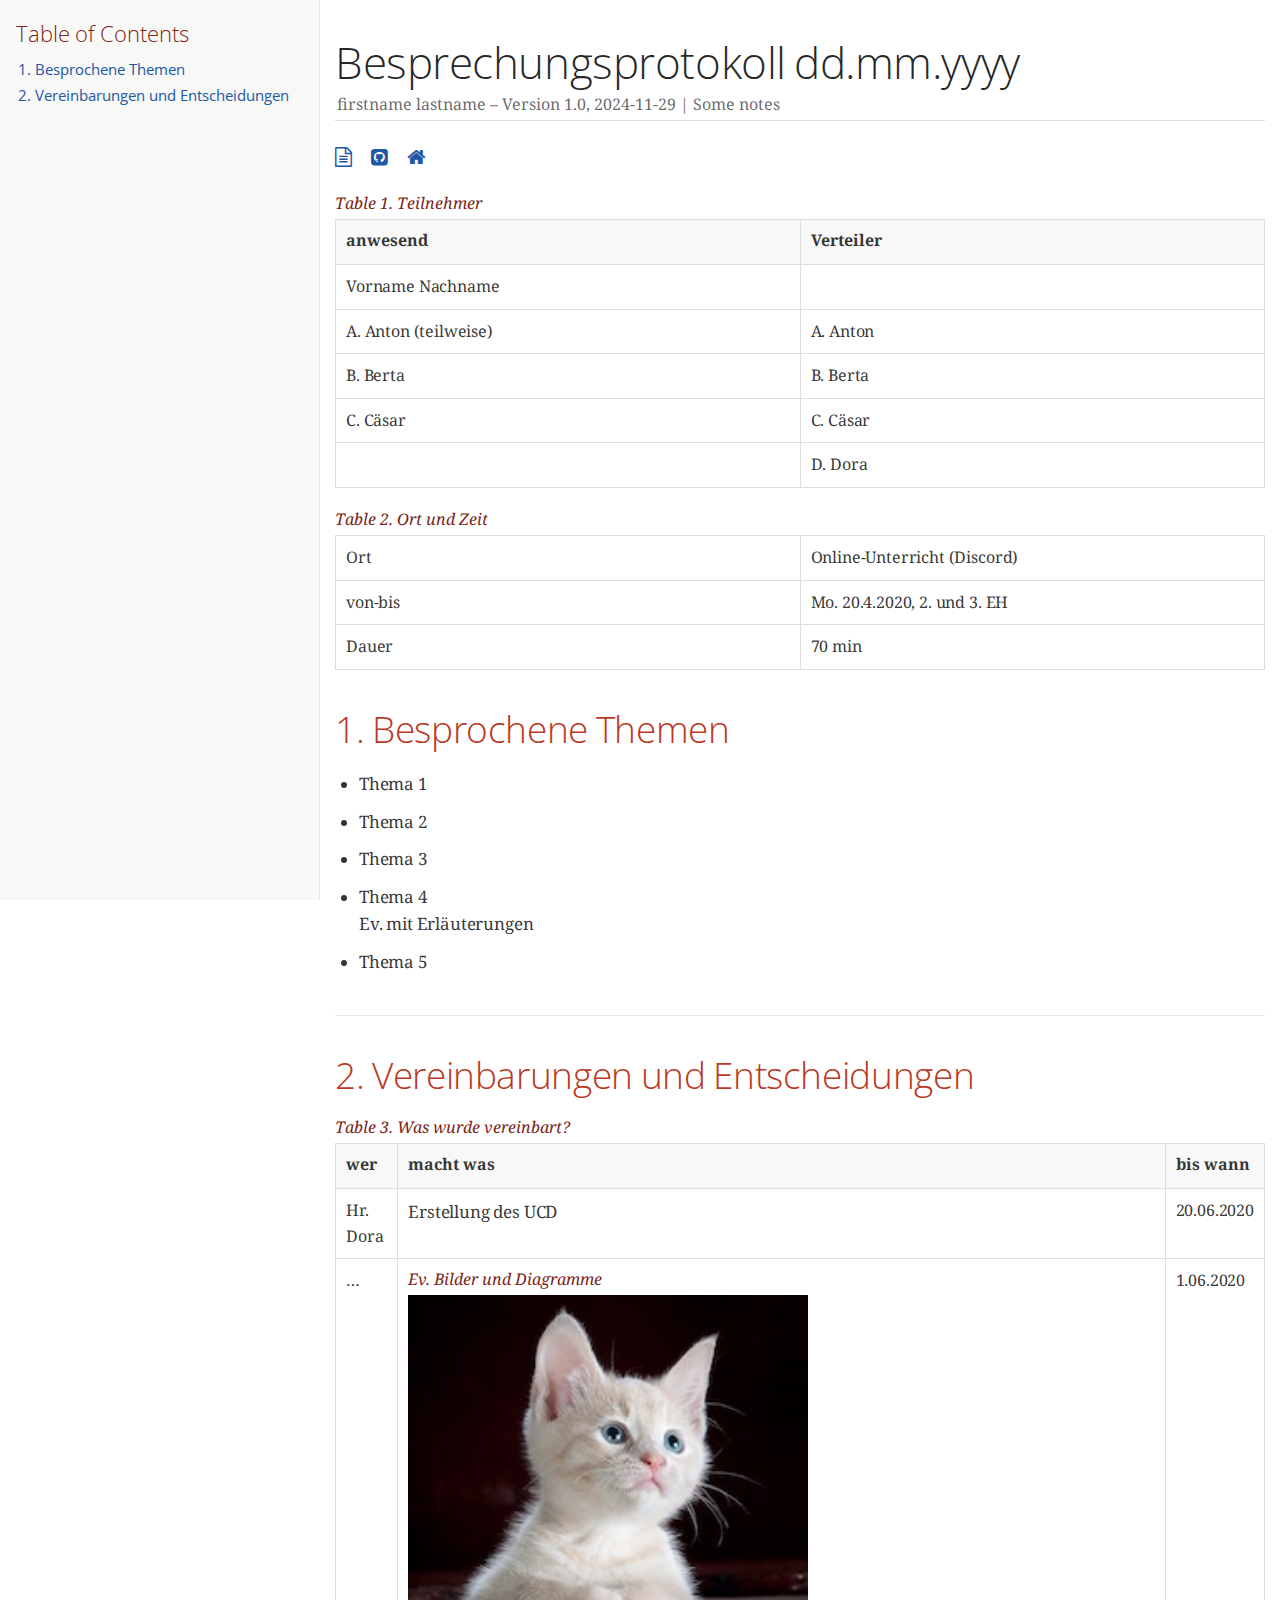
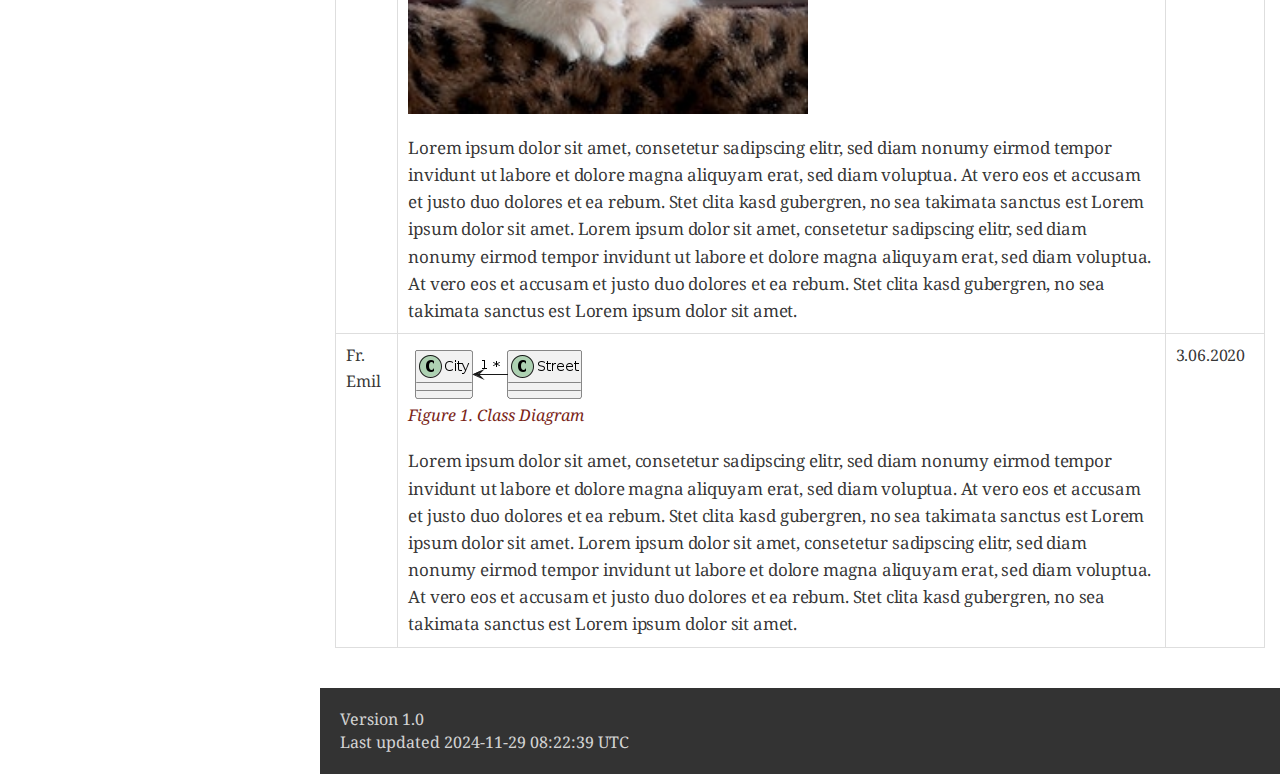
<file: minutes-of-meeting.html>
<!DOCTYPE html>
<html lang="en">
<head>
<meta charset="UTF-8">
<meta http-equiv="X-UA-Compatible" content="IE=edge">
<meta name="viewport" content="width=device-width, initial-scale=1.0">
<meta name="generator" content="Asciidoctor 2.0.20">
<meta name="author" content="firstname lastname">
<link rel="icon" type="image/png" href="themes/favicon.png">
<title>Besprechungsprotokoll dd.mm.yyyy</title>
<link rel="stylesheet" href="https://fonts.googleapis.com/css?family=Open+Sans:300,300italic,400,400italic,600,600italic%7CNoto+Serif:400,400italic,700,700italic%7CDroid+Sans+Mono:400,700">
<style>
/*! Asciidoctor default stylesheet | MIT License | https://asciidoctor.org */
/* Uncomment the following line when using as a custom stylesheet */
/* @import "https://fonts.googleapis.com/css?family=Open+Sans:300,300italic,400,400italic,600,600italic%7CNoto+Serif:400,400italic,700,700italic%7CDroid+Sans+Mono:400,700"; */
html{font-family:sans-serif;-webkit-text-size-adjust:100%}
a{background:none}
a:focus{outline:thin dotted}
a:active,a:hover{outline:0}
h1{font-size:2em;margin:.67em 0}
b,strong{font-weight:bold}
abbr{font-size:.9em}
abbr[title]{cursor:help;border-bottom:1px dotted #dddddf;text-decoration:none}
dfn{font-style:italic}
hr{height:0}
mark{background:#ff0;color:#000}
code,kbd,pre,samp{font-family:monospace;font-size:1em}
pre{white-space:pre-wrap}
q{quotes:"\201C" "\201D" "\2018" "\2019"}
small{font-size:80%}
sub,sup{font-size:75%;line-height:0;position:relative;vertical-align:baseline}
sup{top:-.5em}
sub{bottom:-.25em}
img{border:0}
svg:not(:root){overflow:hidden}
figure{margin:0}
audio,video{display:inline-block}
audio:not([controls]){display:none;height:0}
fieldset{border:1px solid silver;margin:0 2px;padding:.35em .625em .75em}
legend{border:0;padding:0}
button,input,select,textarea{font-family:inherit;font-size:100%;margin:0}
button,input{line-height:normal}
button,select{text-transform:none}
button,html input[type=button],input[type=reset],input[type=submit]{-webkit-appearance:button;cursor:pointer}
button[disabled],html input[disabled]{cursor:default}
input[type=checkbox],input[type=radio]{padding:0}
button::-moz-focus-inner,input::-moz-focus-inner{border:0;padding:0}
textarea{overflow:auto;vertical-align:top}
table{border-collapse:collapse;border-spacing:0}
*,::before,::after{box-sizing:border-box}
html,body{font-size:100%}
body{background:#fff;color:rgba(0,0,0,.8);padding:0;margin:0;font-family:"Noto Serif","DejaVu Serif",serif;line-height:1;position:relative;cursor:auto;-moz-tab-size:4;-o-tab-size:4;tab-size:4;word-wrap:anywhere;-moz-osx-font-smoothing:grayscale;-webkit-font-smoothing:antialiased}
a:hover{cursor:pointer}
img,object,embed{max-width:100%;height:auto}
object,embed{height:100%}
img{-ms-interpolation-mode:bicubic}
.left{float:left!important}
.right{float:right!important}
.text-left{text-align:left!important}
.text-right{text-align:right!important}
.text-center{text-align:center!important}
.text-justify{text-align:justify!important}
.hide{display:none}
img,object,svg{display:inline-block;vertical-align:middle}
textarea{height:auto;min-height:50px}
select{width:100%}
.subheader,.admonitionblock td.content>.title,.audioblock>.title,.exampleblock>.title,.imageblock>.title,.listingblock>.title,.literalblock>.title,.stemblock>.title,.openblock>.title,.paragraph>.title,.quoteblock>.title,table.tableblock>.title,.verseblock>.title,.videoblock>.title,.dlist>.title,.olist>.title,.ulist>.title,.qlist>.title,.hdlist>.title{line-height:1.45;color:#7a2518;font-weight:400;margin-top:0;margin-bottom:.25em}
div,dl,dt,dd,ul,ol,li,h1,h2,h3,#toctitle,.sidebarblock>.content>.title,h4,h5,h6,pre,form,p,blockquote,th,td{margin:0;padding:0}
a{color:#2156a5;text-decoration:underline;line-height:inherit}
a:hover,a:focus{color:#1d4b8f}
a img{border:0}
p{line-height:1.6;margin-bottom:1.25em;text-rendering:optimizeLegibility}
p aside{font-size:.875em;line-height:1.35;font-style:italic}
h1,h2,h3,#toctitle,.sidebarblock>.content>.title,h4,h5,h6{font-family:"Open Sans","DejaVu Sans",sans-serif;font-weight:300;font-style:normal;color:#ba3925;text-rendering:optimizeLegibility;margin-top:1em;margin-bottom:.5em;line-height:1.0125em}
h1 small,h2 small,h3 small,#toctitle small,.sidebarblock>.content>.title small,h4 small,h5 small,h6 small{font-size:60%;color:#e99b8f;line-height:0}
h1{font-size:2.125em}
h2{font-size:1.6875em}
h3,#toctitle,.sidebarblock>.content>.title{font-size:1.375em}
h4,h5{font-size:1.125em}
h6{font-size:1em}
hr{border:solid #dddddf;border-width:1px 0 0;clear:both;margin:1.25em 0 1.1875em}
em,i{font-style:italic;line-height:inherit}
strong,b{font-weight:bold;line-height:inherit}
small{font-size:60%;line-height:inherit}
code{font-family:"Droid Sans Mono","DejaVu Sans Mono",monospace;font-weight:400;color:rgba(0,0,0,.9)}
ul,ol,dl{line-height:1.6;margin-bottom:1.25em;list-style-position:outside;font-family:inherit}
ul,ol{margin-left:1.5em}
ul li ul,ul li ol{margin-left:1.25em;margin-bottom:0}
ul.circle{list-style-type:circle}
ul.disc{list-style-type:disc}
ul.square{list-style-type:square}
ul.circle ul:not([class]),ul.disc ul:not([class]),ul.square ul:not([class]){list-style:inherit}
ol li ul,ol li ol{margin-left:1.25em;margin-bottom:0}
dl dt{margin-bottom:.3125em;font-weight:bold}
dl dd{margin-bottom:1.25em}
blockquote{margin:0 0 1.25em;padding:.5625em 1.25em 0 1.1875em;border-left:1px solid #ddd}
blockquote,blockquote p{line-height:1.6;color:rgba(0,0,0,.85)}
@media screen and (min-width:768px){h1,h2,h3,#toctitle,.sidebarblock>.content>.title,h4,h5,h6{line-height:1.2}
h1{font-size:2.75em}
h2{font-size:2.3125em}
h3,#toctitle,.sidebarblock>.content>.title{font-size:1.6875em}
h4{font-size:1.4375em}}
table{background:#fff;margin-bottom:1.25em;border:1px solid #dedede;word-wrap:normal}
table thead,table tfoot{background:#f7f8f7}
table thead tr th,table thead tr td,table tfoot tr th,table tfoot tr td{padding:.5em .625em .625em;font-size:inherit;color:rgba(0,0,0,.8);text-align:left}
table tr th,table tr td{padding:.5625em .625em;font-size:inherit;color:rgba(0,0,0,.8)}
table tr.even,table tr.alt{background:#f8f8f7}
table thead tr th,table tfoot tr th,table tbody tr td,table tr td,table tfoot tr td{line-height:1.6}
h1,h2,h3,#toctitle,.sidebarblock>.content>.title,h4,h5,h6{line-height:1.2;word-spacing:-.05em}
h1 strong,h2 strong,h3 strong,#toctitle strong,.sidebarblock>.content>.title strong,h4 strong,h5 strong,h6 strong{font-weight:400}
.center{margin-left:auto;margin-right:auto}
.stretch{width:100%}
.clearfix::before,.clearfix::after,.float-group::before,.float-group::after{content:" ";display:table}
.clearfix::after,.float-group::after{clear:both}
:not(pre).nobreak{word-wrap:normal}
:not(pre).nowrap{white-space:nowrap}
:not(pre).pre-wrap{white-space:pre-wrap}
:not(pre):not([class^=L])>code{font-size:.9375em;font-style:normal!important;letter-spacing:0;padding:.1em .5ex;word-spacing:-.15em;background:#f7f7f8;border-radius:4px;line-height:1.45;text-rendering:optimizeSpeed}
pre{color:rgba(0,0,0,.9);font-family:"Droid Sans Mono","DejaVu Sans Mono",monospace;line-height:1.45;text-rendering:optimizeSpeed}
pre code,pre pre{color:inherit;font-size:inherit;line-height:inherit}
pre>code{display:block}
pre.nowrap,pre.nowrap pre{white-space:pre;word-wrap:normal}
em em{font-style:normal}
strong strong{font-weight:400}
.keyseq{color:rgba(51,51,51,.8)}
kbd{font-family:"Droid Sans Mono","DejaVu Sans Mono",monospace;display:inline-block;color:rgba(0,0,0,.8);font-size:.65em;line-height:1.45;background:#f7f7f7;border:1px solid #ccc;border-radius:3px;box-shadow:0 1px 0 rgba(0,0,0,.2),inset 0 0 0 .1em #fff;margin:0 .15em;padding:.2em .5em;vertical-align:middle;position:relative;top:-.1em;white-space:nowrap}
.keyseq kbd:first-child{margin-left:0}
.keyseq kbd:last-child{margin-right:0}
.menuseq,.menuref{color:#000}
.menuseq b:not(.caret),.menuref{font-weight:inherit}
.menuseq{word-spacing:-.02em}
.menuseq b.caret{font-size:1.25em;line-height:.8}
.menuseq i.caret{font-weight:bold;text-align:center;width:.45em}
b.button::before,b.button::after{position:relative;top:-1px;font-weight:400}
b.button::before{content:"[";padding:0 3px 0 2px}
b.button::after{content:"]";padding:0 2px 0 3px}
p a>code:hover{color:rgba(0,0,0,.9)}
#header,#content,#footnotes,#footer{width:100%;margin:0 auto;max-width:62.5em;*zoom:1;position:relative;padding-left:.9375em;padding-right:.9375em}
#header::before,#header::after,#content::before,#content::after,#footnotes::before,#footnotes::after,#footer::before,#footer::after{content:" ";display:table}
#header::after,#content::after,#footnotes::after,#footer::after{clear:both}
#content{margin-top:1.25em}
#content::before{content:none}
#header>h1:first-child{color:rgba(0,0,0,.85);margin-top:2.25rem;margin-bottom:0}
#header>h1:first-child+#toc{margin-top:8px;border-top:1px solid #dddddf}
#header>h1:only-child,body.toc2 #header>h1:nth-last-child(2){border-bottom:1px solid #dddddf;padding-bottom:8px}
#header .details{border-bottom:1px solid #dddddf;line-height:1.45;padding-top:.25em;padding-bottom:.25em;padding-left:.25em;color:rgba(0,0,0,.6);display:flex;flex-flow:row wrap}
#header .details span:first-child{margin-left:-.125em}
#header .details span.email a{color:rgba(0,0,0,.85)}
#header .details br{display:none}
#header .details br+span::before{content:"\00a0\2013\00a0"}
#header .details br+span.author::before{content:"\00a0\22c5\00a0";color:rgba(0,0,0,.85)}
#header .details br+span#revremark::before{content:"\00a0|\00a0"}
#header #revnumber{text-transform:capitalize}
#header #revnumber::after{content:"\00a0"}
#content>h1:first-child:not([class]){color:rgba(0,0,0,.85);border-bottom:1px solid #dddddf;padding-bottom:8px;margin-top:0;padding-top:1rem;margin-bottom:1.25rem}
#toc{border-bottom:1px solid #e7e7e9;padding-bottom:.5em}
#toc>ul{margin-left:.125em}
#toc ul.sectlevel0>li>a{font-style:italic}
#toc ul.sectlevel0 ul.sectlevel1{margin:.5em 0}
#toc ul{font-family:"Open Sans","DejaVu Sans",sans-serif;list-style-type:none}
#toc li{line-height:1.3334;margin-top:.3334em}
#toc a{text-decoration:none}
#toc a:active{text-decoration:underline}
#toctitle{color:#7a2518;font-size:1.2em}
@media screen and (min-width:768px){#toctitle{font-size:1.375em}
body.toc2{padding-left:15em;padding-right:0}
#toc.toc2{margin-top:0!important;background:#f8f8f7;position:fixed;width:15em;left:0;top:0;border-right:1px solid #e7e7e9;border-top-width:0!important;border-bottom-width:0!important;z-index:1000;padding:1.25em 1em;height:100%;overflow:auto}
#toc.toc2 #toctitle{margin-top:0;margin-bottom:.8rem;font-size:1.2em}
#toc.toc2>ul{font-size:.9em;margin-bottom:0}
#toc.toc2 ul ul{margin-left:0;padding-left:1em}
#toc.toc2 ul.sectlevel0 ul.sectlevel1{padding-left:0;margin-top:.5em;margin-bottom:.5em}
body.toc2.toc-right{padding-left:0;padding-right:15em}
body.toc2.toc-right #toc.toc2{border-right-width:0;border-left:1px solid #e7e7e9;left:auto;right:0}}
@media screen and (min-width:1280px){body.toc2{padding-left:20em;padding-right:0}
#toc.toc2{width:20em}
#toc.toc2 #toctitle{font-size:1.375em}
#toc.toc2>ul{font-size:.95em}
#toc.toc2 ul ul{padding-left:1.25em}
body.toc2.toc-right{padding-left:0;padding-right:20em}}
#content #toc{border:1px solid #e0e0dc;margin-bottom:1.25em;padding:1.25em;background:#f8f8f7;border-radius:4px}
#content #toc>:first-child{margin-top:0}
#content #toc>:last-child{margin-bottom:0}
#footer{max-width:none;background:rgba(0,0,0,.8);padding:1.25em}
#footer-text{color:hsla(0,0%,100%,.8);line-height:1.44}
#content{margin-bottom:.625em}
.sect1{padding-bottom:.625em}
@media screen and (min-width:768px){#content{margin-bottom:1.25em}
.sect1{padding-bottom:1.25em}}
.sect1:last-child{padding-bottom:0}
.sect1+.sect1{border-top:1px solid #e7e7e9}
#content h1>a.anchor,h2>a.anchor,h3>a.anchor,#toctitle>a.anchor,.sidebarblock>.content>.title>a.anchor,h4>a.anchor,h5>a.anchor,h6>a.anchor{position:absolute;z-index:1001;width:1.5ex;margin-left:-1.5ex;display:block;text-decoration:none!important;visibility:hidden;text-align:center;font-weight:400}
#content h1>a.anchor::before,h2>a.anchor::before,h3>a.anchor::before,#toctitle>a.anchor::before,.sidebarblock>.content>.title>a.anchor::before,h4>a.anchor::before,h5>a.anchor::before,h6>a.anchor::before{content:"\00A7";font-size:.85em;display:block;padding-top:.1em}
#content h1:hover>a.anchor,#content h1>a.anchor:hover,h2:hover>a.anchor,h2>a.anchor:hover,h3:hover>a.anchor,#toctitle:hover>a.anchor,.sidebarblock>.content>.title:hover>a.anchor,h3>a.anchor:hover,#toctitle>a.anchor:hover,.sidebarblock>.content>.title>a.anchor:hover,h4:hover>a.anchor,h4>a.anchor:hover,h5:hover>a.anchor,h5>a.anchor:hover,h6:hover>a.anchor,h6>a.anchor:hover{visibility:visible}
#content h1>a.link,h2>a.link,h3>a.link,#toctitle>a.link,.sidebarblock>.content>.title>a.link,h4>a.link,h5>a.link,h6>a.link{color:#ba3925;text-decoration:none}
#content h1>a.link:hover,h2>a.link:hover,h3>a.link:hover,#toctitle>a.link:hover,.sidebarblock>.content>.title>a.link:hover,h4>a.link:hover,h5>a.link:hover,h6>a.link:hover{color:#a53221}
details,.audioblock,.imageblock,.literalblock,.listingblock,.stemblock,.videoblock{margin-bottom:1.25em}
details{margin-left:1.25rem}
details>summary{cursor:pointer;display:block;position:relative;line-height:1.6;margin-bottom:.625rem;outline:none;-webkit-tap-highlight-color:transparent}
details>summary::-webkit-details-marker{display:none}
details>summary::before{content:"";border:solid transparent;border-left:solid;border-width:.3em 0 .3em .5em;position:absolute;top:.5em;left:-1.25rem;transform:translateX(15%)}
details[open]>summary::before{border:solid transparent;border-top:solid;border-width:.5em .3em 0;transform:translateY(15%)}
details>summary::after{content:"";width:1.25rem;height:1em;position:absolute;top:.3em;left:-1.25rem}
.admonitionblock td.content>.title,.audioblock>.title,.exampleblock>.title,.imageblock>.title,.listingblock>.title,.literalblock>.title,.stemblock>.title,.openblock>.title,.paragraph>.title,.quoteblock>.title,table.tableblock>.title,.verseblock>.title,.videoblock>.title,.dlist>.title,.olist>.title,.ulist>.title,.qlist>.title,.hdlist>.title{text-rendering:optimizeLegibility;text-align:left;font-family:"Noto Serif","DejaVu Serif",serif;font-size:1rem;font-style:italic}
table.tableblock.fit-content>caption.title{white-space:nowrap;width:0}
.paragraph.lead>p,#preamble>.sectionbody>[class=paragraph]:first-of-type p{font-size:1.21875em;line-height:1.6;color:rgba(0,0,0,.85)}
.admonitionblock>table{border-collapse:separate;border:0;background:none;width:100%}
.admonitionblock>table td.icon{text-align:center;width:80px}
.admonitionblock>table td.icon img{max-width:none}
.admonitionblock>table td.icon .title{font-weight:bold;font-family:"Open Sans","DejaVu Sans",sans-serif;text-transform:uppercase}
.admonitionblock>table td.content{padding-left:1.125em;padding-right:1.25em;border-left:1px solid #dddddf;color:rgba(0,0,0,.6);word-wrap:anywhere}
.admonitionblock>table td.content>:last-child>:last-child{margin-bottom:0}
.exampleblock>.content{border:1px solid #e6e6e6;margin-bottom:1.25em;padding:1.25em;background:#fff;border-radius:4px}
.sidebarblock{border:1px solid #dbdbd6;margin-bottom:1.25em;padding:1.25em;background:#f3f3f2;border-radius:4px}
.sidebarblock>.content>.title{color:#7a2518;margin-top:0;text-align:center}
.exampleblock>.content>:first-child,.sidebarblock>.content>:first-child{margin-top:0}
.exampleblock>.content>:last-child,.exampleblock>.content>:last-child>:last-child,.exampleblock>.content .olist>ol>li:last-child>:last-child,.exampleblock>.content .ulist>ul>li:last-child>:last-child,.exampleblock>.content .qlist>ol>li:last-child>:last-child,.sidebarblock>.content>:last-child,.sidebarblock>.content>:last-child>:last-child,.sidebarblock>.content .olist>ol>li:last-child>:last-child,.sidebarblock>.content .ulist>ul>li:last-child>:last-child,.sidebarblock>.content .qlist>ol>li:last-child>:last-child{margin-bottom:0}
.literalblock pre,.listingblock>.content>pre{border-radius:4px;overflow-x:auto;padding:1em;font-size:.8125em}
@media screen and (min-width:768px){.literalblock pre,.listingblock>.content>pre{font-size:.90625em}}
@media screen and (min-width:1280px){.literalblock pre,.listingblock>.content>pre{font-size:1em}}
.literalblock pre,.listingblock>.content>pre:not(.highlight),.listingblock>.content>pre[class=highlight],.listingblock>.content>pre[class^="highlight "]{background:#f7f7f8}
.literalblock.output pre{color:#f7f7f8;background:rgba(0,0,0,.9)}
.listingblock>.content{position:relative}
.listingblock code[data-lang]::before{display:none;content:attr(data-lang);position:absolute;font-size:.75em;top:.425rem;right:.5rem;line-height:1;text-transform:uppercase;color:inherit;opacity:.5}
.listingblock:hover code[data-lang]::before{display:block}
.listingblock.terminal pre .command::before{content:attr(data-prompt);padding-right:.5em;color:inherit;opacity:.5}
.listingblock.terminal pre .command:not([data-prompt])::before{content:"$"}
.listingblock pre.highlightjs{padding:0}
.listingblock pre.highlightjs>code{padding:1em;border-radius:4px}
.listingblock pre.prettyprint{border-width:0}
.prettyprint{background:#f7f7f8}
pre.prettyprint .linenums{line-height:1.45;margin-left:2em}
pre.prettyprint li{background:none;list-style-type:inherit;padding-left:0}
pre.prettyprint li code[data-lang]::before{opacity:1}
pre.prettyprint li:not(:first-child) code[data-lang]::before{display:none}
table.linenotable{border-collapse:separate;border:0;margin-bottom:0;background:none}
table.linenotable td[class]{color:inherit;vertical-align:top;padding:0;line-height:inherit;white-space:normal}
table.linenotable td.code{padding-left:.75em}
table.linenotable td.linenos,pre.pygments .linenos{border-right:1px solid;opacity:.35;padding-right:.5em;-webkit-user-select:none;-moz-user-select:none;-ms-user-select:none;user-select:none}
pre.pygments span.linenos{display:inline-block;margin-right:.75em}
.quoteblock{margin:0 1em 1.25em 1.5em;display:table}
.quoteblock:not(.excerpt)>.title{margin-left:-1.5em;margin-bottom:.75em}
.quoteblock blockquote,.quoteblock p{color:rgba(0,0,0,.85);font-size:1.15rem;line-height:1.75;word-spacing:.1em;letter-spacing:0;font-style:italic;text-align:justify}
.quoteblock blockquote{margin:0;padding:0;border:0}
.quoteblock blockquote::before{content:"\201c";float:left;font-size:2.75em;font-weight:bold;line-height:.6em;margin-left:-.6em;color:#7a2518;text-shadow:0 1px 2px rgba(0,0,0,.1)}
.quoteblock blockquote>.paragraph:last-child p{margin-bottom:0}
.quoteblock .attribution{margin-top:.75em;margin-right:.5ex;text-align:right}
.verseblock{margin:0 1em 1.25em}
.verseblock pre{font-family:"Open Sans","DejaVu Sans",sans-serif;font-size:1.15rem;color:rgba(0,0,0,.85);font-weight:300;text-rendering:optimizeLegibility}
.verseblock pre strong{font-weight:400}
.verseblock .attribution{margin-top:1.25rem;margin-left:.5ex}
.quoteblock .attribution,.verseblock .attribution{font-size:.9375em;line-height:1.45;font-style:italic}
.quoteblock .attribution br,.verseblock .attribution br{display:none}
.quoteblock .attribution cite,.verseblock .attribution cite{display:block;letter-spacing:-.025em;color:rgba(0,0,0,.6)}
.quoteblock.abstract blockquote::before,.quoteblock.excerpt blockquote::before,.quoteblock .quoteblock blockquote::before{display:none}
.quoteblock.abstract blockquote,.quoteblock.abstract p,.quoteblock.excerpt blockquote,.quoteblock.excerpt p,.quoteblock .quoteblock blockquote,.quoteblock .quoteblock p{line-height:1.6;word-spacing:0}
.quoteblock.abstract{margin:0 1em 1.25em;display:block}
.quoteblock.abstract>.title{margin:0 0 .375em;font-size:1.15em;text-align:center}
.quoteblock.excerpt>blockquote,.quoteblock .quoteblock{padding:0 0 .25em 1em;border-left:.25em solid #dddddf}
.quoteblock.excerpt,.quoteblock .quoteblock{margin-left:0}
.quoteblock.excerpt blockquote,.quoteblock.excerpt p,.quoteblock .quoteblock blockquote,.quoteblock .quoteblock p{color:inherit;font-size:1.0625rem}
.quoteblock.excerpt .attribution,.quoteblock .quoteblock .attribution{color:inherit;font-size:.85rem;text-align:left;margin-right:0}
p.tableblock:last-child{margin-bottom:0}
td.tableblock>.content{margin-bottom:1.25em;word-wrap:anywhere}
td.tableblock>.content>:last-child{margin-bottom:-1.25em}
table.tableblock,th.tableblock,td.tableblock{border:0 solid #dedede}
table.grid-all>*>tr>*{border-width:1px}
table.grid-cols>*>tr>*{border-width:0 1px}
table.grid-rows>*>tr>*{border-width:1px 0}
table.frame-all{border-width:1px}
table.frame-ends{border-width:1px 0}
table.frame-sides{border-width:0 1px}
table.frame-none>colgroup+*>:first-child>*,table.frame-sides>colgroup+*>:first-child>*{border-top-width:0}
table.frame-none>:last-child>:last-child>*,table.frame-sides>:last-child>:last-child>*{border-bottom-width:0}
table.frame-none>*>tr>:first-child,table.frame-ends>*>tr>:first-child{border-left-width:0}
table.frame-none>*>tr>:last-child,table.frame-ends>*>tr>:last-child{border-right-width:0}
table.stripes-all>*>tr,table.stripes-odd>*>tr:nth-of-type(odd),table.stripes-even>*>tr:nth-of-type(even),table.stripes-hover>*>tr:hover{background:#f8f8f7}
th.halign-left,td.halign-left{text-align:left}
th.halign-right,td.halign-right{text-align:right}
th.halign-center,td.halign-center{text-align:center}
th.valign-top,td.valign-top{vertical-align:top}
th.valign-bottom,td.valign-bottom{vertical-align:bottom}
th.valign-middle,td.valign-middle{vertical-align:middle}
table thead th,table tfoot th{font-weight:bold}
tbody tr th{background:#f7f8f7}
tbody tr th,tbody tr th p,tfoot tr th,tfoot tr th p{color:rgba(0,0,0,.8);font-weight:bold}
p.tableblock>code:only-child{background:none;padding:0}
p.tableblock{font-size:1em}
ol{margin-left:1.75em}
ul li ol{margin-left:1.5em}
dl dd{margin-left:1.125em}
dl dd:last-child,dl dd:last-child>:last-child{margin-bottom:0}
li p,ul dd,ol dd,.olist .olist,.ulist .ulist,.ulist .olist,.olist .ulist{margin-bottom:.625em}
ul.checklist,ul.none,ol.none,ul.no-bullet,ol.no-bullet,ol.unnumbered,ul.unstyled,ol.unstyled{list-style-type:none}
ul.no-bullet,ol.no-bullet,ol.unnumbered{margin-left:.625em}
ul.unstyled,ol.unstyled{margin-left:0}
li>p:empty:only-child::before{content:"";display:inline-block}
ul.checklist>li>p:first-child{margin-left:-1em}
ul.checklist>li>p:first-child>.fa-square-o:first-child,ul.checklist>li>p:first-child>.fa-check-square-o:first-child{width:1.25em;font-size:.8em;position:relative;bottom:.125em}
ul.checklist>li>p:first-child>input[type=checkbox]:first-child{margin-right:.25em}
ul.inline{display:flex;flex-flow:row wrap;list-style:none;margin:0 0 .625em -1.25em}
ul.inline>li{margin-left:1.25em}
.unstyled dl dt{font-weight:400;font-style:normal}
ol.arabic{list-style-type:decimal}
ol.decimal{list-style-type:decimal-leading-zero}
ol.loweralpha{list-style-type:lower-alpha}
ol.upperalpha{list-style-type:upper-alpha}
ol.lowerroman{list-style-type:lower-roman}
ol.upperroman{list-style-type:upper-roman}
ol.lowergreek{list-style-type:lower-greek}
.hdlist>table,.colist>table{border:0;background:none}
.hdlist>table>tbody>tr,.colist>table>tbody>tr{background:none}
td.hdlist1,td.hdlist2{vertical-align:top;padding:0 .625em}
td.hdlist1{font-weight:bold;padding-bottom:1.25em}
td.hdlist2{word-wrap:anywhere}
.literalblock+.colist,.listingblock+.colist{margin-top:-.5em}
.colist td:not([class]):first-child{padding:.4em .75em 0;line-height:1;vertical-align:top}
.colist td:not([class]):first-child img{max-width:none}
.colist td:not([class]):last-child{padding:.25em 0}
.thumb,.th{line-height:0;display:inline-block;border:4px solid #fff;box-shadow:0 0 0 1px #ddd}
.imageblock.left{margin:.25em .625em 1.25em 0}
.imageblock.right{margin:.25em 0 1.25em .625em}
.imageblock>.title{margin-bottom:0}
.imageblock.thumb,.imageblock.th{border-width:6px}
.imageblock.thumb>.title,.imageblock.th>.title{padding:0 .125em}
.image.left,.image.right{margin-top:.25em;margin-bottom:.25em;display:inline-block;line-height:0}
.image.left{margin-right:.625em}
.image.right{margin-left:.625em}
a.image{text-decoration:none;display:inline-block}
a.image object{pointer-events:none}
sup.footnote,sup.footnoteref{font-size:.875em;position:static;vertical-align:super}
sup.footnote a,sup.footnoteref a{text-decoration:none}
sup.footnote a:active,sup.footnoteref a:active{text-decoration:underline}
#footnotes{padding-top:.75em;padding-bottom:.75em;margin-bottom:.625em}
#footnotes hr{width:20%;min-width:6.25em;margin:-.25em 0 .75em;border-width:1px 0 0}
#footnotes .footnote{padding:0 .375em 0 .225em;line-height:1.3334;font-size:.875em;margin-left:1.2em;margin-bottom:.2em}
#footnotes .footnote a:first-of-type{font-weight:bold;text-decoration:none;margin-left:-1.05em}
#footnotes .footnote:last-of-type{margin-bottom:0}
#content #footnotes{margin-top:-.625em;margin-bottom:0;padding:.75em 0}
div.unbreakable{page-break-inside:avoid}
.big{font-size:larger}
.small{font-size:smaller}
.underline{text-decoration:underline}
.overline{text-decoration:overline}
.line-through{text-decoration:line-through}
.aqua{color:#00bfbf}
.aqua-background{background:#00fafa}
.black{color:#000}
.black-background{background:#000}
.blue{color:#0000bf}
.blue-background{background:#0000fa}
.fuchsia{color:#bf00bf}
.fuchsia-background{background:#fa00fa}
.gray{color:#606060}
.gray-background{background:#7d7d7d}
.green{color:#006000}
.green-background{background:#007d00}
.lime{color:#00bf00}
.lime-background{background:#00fa00}
.maroon{color:#600000}
.maroon-background{background:#7d0000}
.navy{color:#000060}
.navy-background{background:#00007d}
.olive{color:#606000}
.olive-background{background:#7d7d00}
.purple{color:#600060}
.purple-background{background:#7d007d}
.red{color:#bf0000}
.red-background{background:#fa0000}
.silver{color:#909090}
.silver-background{background:#bcbcbc}
.teal{color:#006060}
.teal-background{background:#007d7d}
.white{color:#bfbfbf}
.white-background{background:#fafafa}
.yellow{color:#bfbf00}
.yellow-background{background:#fafa00}
span.icon>.fa{cursor:default}
a span.icon>.fa{cursor:inherit}
.admonitionblock td.icon [class^="fa icon-"]{font-size:2.5em;text-shadow:1px 1px 2px rgba(0,0,0,.5);cursor:default}
.admonitionblock td.icon .icon-note::before{content:"\f05a";color:#19407c}
.admonitionblock td.icon .icon-tip::before{content:"\f0eb";text-shadow:1px 1px 2px rgba(155,155,0,.8);color:#111}
.admonitionblock td.icon .icon-warning::before{content:"\f071";color:#bf6900}
.admonitionblock td.icon .icon-caution::before{content:"\f06d";color:#bf3400}
.admonitionblock td.icon .icon-important::before{content:"\f06a";color:#bf0000}
.conum[data-value]{display:inline-block;color:#fff!important;background:rgba(0,0,0,.8);border-radius:50%;text-align:center;font-size:.75em;width:1.67em;height:1.67em;line-height:1.67em;font-family:"Open Sans","DejaVu Sans",sans-serif;font-style:normal;font-weight:bold}
.conum[data-value] *{color:#fff!important}
.conum[data-value]+b{display:none}
.conum[data-value]::after{content:attr(data-value)}
pre .conum[data-value]{position:relative;top:-.125em}
b.conum *{color:inherit!important}
.conum:not([data-value]):empty{display:none}
dt,th.tableblock,td.content,div.footnote{text-rendering:optimizeLegibility}
h1,h2,p,td.content,span.alt,summary{letter-spacing:-.01em}
p strong,td.content strong,div.footnote strong{letter-spacing:-.005em}
p,blockquote,dt,td.content,td.hdlist1,span.alt,summary{font-size:1.0625rem}
p{margin-bottom:1.25rem}
.sidebarblock p,.sidebarblock dt,.sidebarblock td.content,p.tableblock{font-size:1em}
.exampleblock>.content{background:#fffef7;border-color:#e0e0dc;box-shadow:0 1px 4px #e0e0dc}
.print-only{display:none!important}
@page{margin:1.25cm .75cm}
@media print{*{box-shadow:none!important;text-shadow:none!important}
html{font-size:80%}
a{color:inherit!important;text-decoration:underline!important}
a.bare,a[href^="#"],a[href^="mailto:"]{text-decoration:none!important}
a[href^="http:"]:not(.bare)::after,a[href^="https:"]:not(.bare)::after{content:"(" attr(href) ")";display:inline-block;font-size:.875em;padding-left:.25em}
abbr[title]{border-bottom:1px dotted}
abbr[title]::after{content:" (" attr(title) ")"}
pre,blockquote,tr,img,object,svg{page-break-inside:avoid}
thead{display:table-header-group}
svg{max-width:100%}
p,blockquote,dt,td.content{font-size:1em;orphans:3;widows:3}
h2,h3,#toctitle,.sidebarblock>.content>.title{page-break-after:avoid}
#header,#content,#footnotes,#footer{max-width:none}
#toc,.sidebarblock,.exampleblock>.content{background:none!important}
#toc{border-bottom:1px solid #dddddf!important;padding-bottom:0!important}
body.book #header{text-align:center}
body.book #header>h1:first-child{border:0!important;margin:2.5em 0 1em}
body.book #header .details{border:0!important;display:block;padding:0!important}
body.book #header .details span:first-child{margin-left:0!important}
body.book #header .details br{display:block}
body.book #header .details br+span::before{content:none!important}
body.book #toc{border:0!important;text-align:left!important;padding:0!important;margin:0!important}
body.book #toc,body.book #preamble,body.book h1.sect0,body.book .sect1>h2{page-break-before:always}
.listingblock code[data-lang]::before{display:block}
#footer{padding:0 .9375em}
.hide-on-print{display:none!important}
.print-only{display:block!important}
.hide-for-print{display:none!important}
.show-for-print{display:inherit!important}}
@media amzn-kf8,print{#header>h1:first-child{margin-top:1.25rem}
.sect1{padding:0!important}
.sect1+.sect1{border:0}
#footer{background:none}
#footer-text{color:rgba(0,0,0,.6);font-size:.9em}}
@media amzn-kf8{#header,#content,#footnotes,#footer{padding:0}}
</style>
<link rel="stylesheet" href="https://cdnjs.cloudflare.com/ajax/libs/font-awesome/4.7.0/css/font-awesome.min.css">
<style>
    pre.rouge .hll {
        background-color: #ffc;
        display: block;
    }
    pre.rouge .hll * {
        background-color: initial;
    }
</style>
</head>
<body class="article toc2 toc-left">
<div id="header">
<h1>Besprechungsprotokoll dd.mm.yyyy</h1>
<div class="details">
<span id="author" class="author">firstname lastname</span><br>
<span id="revnumber">version 1.0,</span>
<span id="revdate">2024-11-29</span>
<br><span id="revremark">Some notes</span>
</div>
<div id="toc" class="toc2">
<div id="toctitle">Table of Contents</div>
<ul class="sectlevel1">
<li><a href="#_besprochene_themen">1. Besprochene Themen</a></li>
<li><a href="#_vereinbarungen_und_entscheidungen">2. Vereinbarungen und Entscheidungen</a></li>
</ul>
</div>
</div>
<div id="content">
<div id="preamble">
<div class="sectionbody">
<div class="paragraph">
<p><span class="icon"><a class="image" href="https://raw.githubusercontent.com/htl-leonding-college/asciidoctor-docker-template/master/asciidocs/minutes-of-meeting.adoc"><i class="fa fa-file-text-o"></i></a></span> ‏ ‏ ‎
<span class="icon"><a class="image" href="https://github.com/htl-leonding-college/asciidoctor-docker-template"><i class="fa fa-github-square"></i></a></span> ‏ ‏ ‎
<span class="icon"><a class="image" href="https://htl-leonding.github.io/"><i class="fa fa-home"></i></a></span></p>
</div>
<table class="tableblock frame-all grid-all stretch">
<caption class="title">Table 1. Teilnehmer</caption>
<colgroup>
<col style="width: 50%;">
<col style="width: 50%;">
</colgroup>
<thead>
<tr>
<th class="tableblock halign-left valign-top">anwesend</th>
<th class="tableblock halign-left valign-top">Verteiler</th>
</tr>
</thead>
<tbody>
<tr>
<td class="tableblock halign-left valign-top"><p class="tableblock">Vorname Nachname</p></td>
<td class="tableblock halign-left valign-top"></td>
</tr>
<tr>
<td class="tableblock halign-left valign-top"><p class="tableblock">A. Anton (teilweise)</p></td>
<td class="tableblock halign-left valign-top"><p class="tableblock">A. Anton</p></td>
</tr>
<tr>
<td class="tableblock halign-left valign-top"><p class="tableblock">B. Berta</p></td>
<td class="tableblock halign-left valign-top"><p class="tableblock">B. Berta</p></td>
</tr>
<tr>
<td class="tableblock halign-left valign-top"><p class="tableblock">C. Cäsar</p></td>
<td class="tableblock halign-left valign-top"><p class="tableblock">C. Cäsar</p></td>
</tr>
<tr>
<td class="tableblock halign-left valign-top"></td>
<td class="tableblock halign-left valign-top"><p class="tableblock">D. Dora</p></td>
</tr>
</tbody>
</table>
<table class="tableblock frame-all grid-all stretch">
<caption class="title">Table 2. Ort und Zeit</caption>
<colgroup>
<col style="width: 50%;">
<col style="width: 50%;">
</colgroup>
<tbody>
<tr>
<td class="tableblock halign-left valign-top"><p class="tableblock">Ort</p></td>
<td class="tableblock halign-left valign-top"><p class="tableblock">Online-Unterricht (Discord)</p></td>
</tr>
<tr>
<td class="tableblock halign-left valign-top"><p class="tableblock">von-bis</p></td>
<td class="tableblock halign-left valign-top"><p class="tableblock">Mo. 20.4.2020, 2. und 3. EH</p></td>
</tr>
<tr>
<td class="tableblock halign-left valign-top"><p class="tableblock">Dauer</p></td>
<td class="tableblock halign-left valign-top"><p class="tableblock">70 min</p></td>
</tr>
</tbody>
</table>
</div>
</div>
<div class="sect1">
<h2 id="_besprochene_themen"><a class="anchor" href="#_besprochene_themen"></a>1. Besprochene Themen</h2>
<div class="sectionbody">
<div class="ulist">
<ul>
<li>
<p>Thema 1</p>
</li>
<li>
<p>Thema 2</p>
</li>
<li>
<p>Thema 3</p>
</li>
<li>
<p>Thema 4<br>
Ev. mit Erläuterungen</p>
</li>
<li>
<p>Thema 5</p>
</li>
</ul>
</div>
</div>
</div>
<div class="sect1">
<h2 id="_vereinbarungen_und_entscheidungen"><a class="anchor" href="#_vereinbarungen_und_entscheidungen"></a>2. Vereinbarungen und Entscheidungen</h2>
<div class="sectionbody">
<table class="tableblock frame-all grid-all fit-content">
<caption class="title">Table 3. Was wurde vereinbart?</caption>
<colgroup>
<col>
<col>
<col>
</colgroup>
<thead>
<tr>
<th class="tableblock halign-left valign-top">wer</th>
<th class="tableblock halign-left valign-top">macht was</th>
<th class="tableblock halign-left valign-top">bis wann</th>
</tr>
</thead>
<tbody>
<tr>
<td class="tableblock halign-left valign-top"><p class="tableblock">Hr. Dora</p></td>
<td class="tableblock halign-left valign-top"><div class="content"><div class="paragraph">
<p>Erstellung des UCD</p>
</div></div></td>
<td class="tableblock halign-left valign-top"><p class="tableblock">20.06.2020</p></td>
</tr>
<tr>
<td class="tableblock halign-left valign-top"><p class="tableblock">&#8230;&#8203;</p></td>
<td class="tableblock halign-left valign-top"><div class="content"><div class="paragraph">
<div class="title">Ev. Bilder und Diagramme</div>
<p><span class="image"><img src="images/animal-pet-cute-kitten-45201.jpg" alt="animal pet cute kitten 45201" width="400px"></span></p>
</div>
<div class="paragraph">
<p>Lorem ipsum dolor sit amet, consetetur sadipscing elitr, sed diam nonumy eirmod tempor invidunt ut labore et dolore magna aliquyam erat, sed diam voluptua. At vero eos et accusam et justo duo dolores et ea rebum. Stet clita kasd gubergren, no sea takimata sanctus est Lorem ipsum dolor sit amet. Lorem ipsum dolor sit amet, consetetur sadipscing elitr, sed diam nonumy eirmod tempor invidunt ut labore et dolore magna aliquyam erat, sed diam voluptua. At vero eos et accusam et justo duo dolores et ea rebum. Stet clita kasd gubergren, no sea takimata sanctus est Lorem ipsum dolor sit amet.</p>
</div></div></td>
<td class="tableblock halign-left valign-top"><p class="tableblock">1.06.2020</p></td>
</tr>
<tr>
<td class="tableblock halign-left valign-top"><p class="tableblock">Fr. Emil</p></td>
<td class="tableblock halign-left valign-top"><div class="content"><div class="imageblock">
<div class="content">
<img src="images/CLD.png" alt="CLD" width="179" height="61">
</div>
<div class="title">Figure 1. Class Diagram</div>
</div>
<div class="paragraph">
<p>Lorem ipsum dolor sit amet, consetetur sadipscing elitr, sed diam nonumy eirmod tempor invidunt ut labore et dolore magna aliquyam erat, sed diam voluptua. At vero eos et accusam et justo duo dolores et ea rebum. Stet clita kasd gubergren, no sea takimata sanctus est Lorem ipsum dolor sit amet. Lorem ipsum dolor sit amet, consetetur sadipscing elitr, sed diam nonumy eirmod tempor invidunt ut labore et dolore magna aliquyam erat, sed diam voluptua. At vero eos et accusam et justo duo dolores et ea rebum. Stet clita kasd gubergren, no sea takimata sanctus est Lorem ipsum dolor sit amet.</p>
</div></div></td>
<td class="tableblock halign-left valign-top"><p class="tableblock">3.06.2020</p></td>
</tr>
</tbody>
</table>
</div>
</div>
</div>
<div id="footer">
<div id="footer-text">
Version 1.0<br>
Last updated 2024-11-29 08:22:39 UTC
</div>
</div>
</body>
</html>
</file>
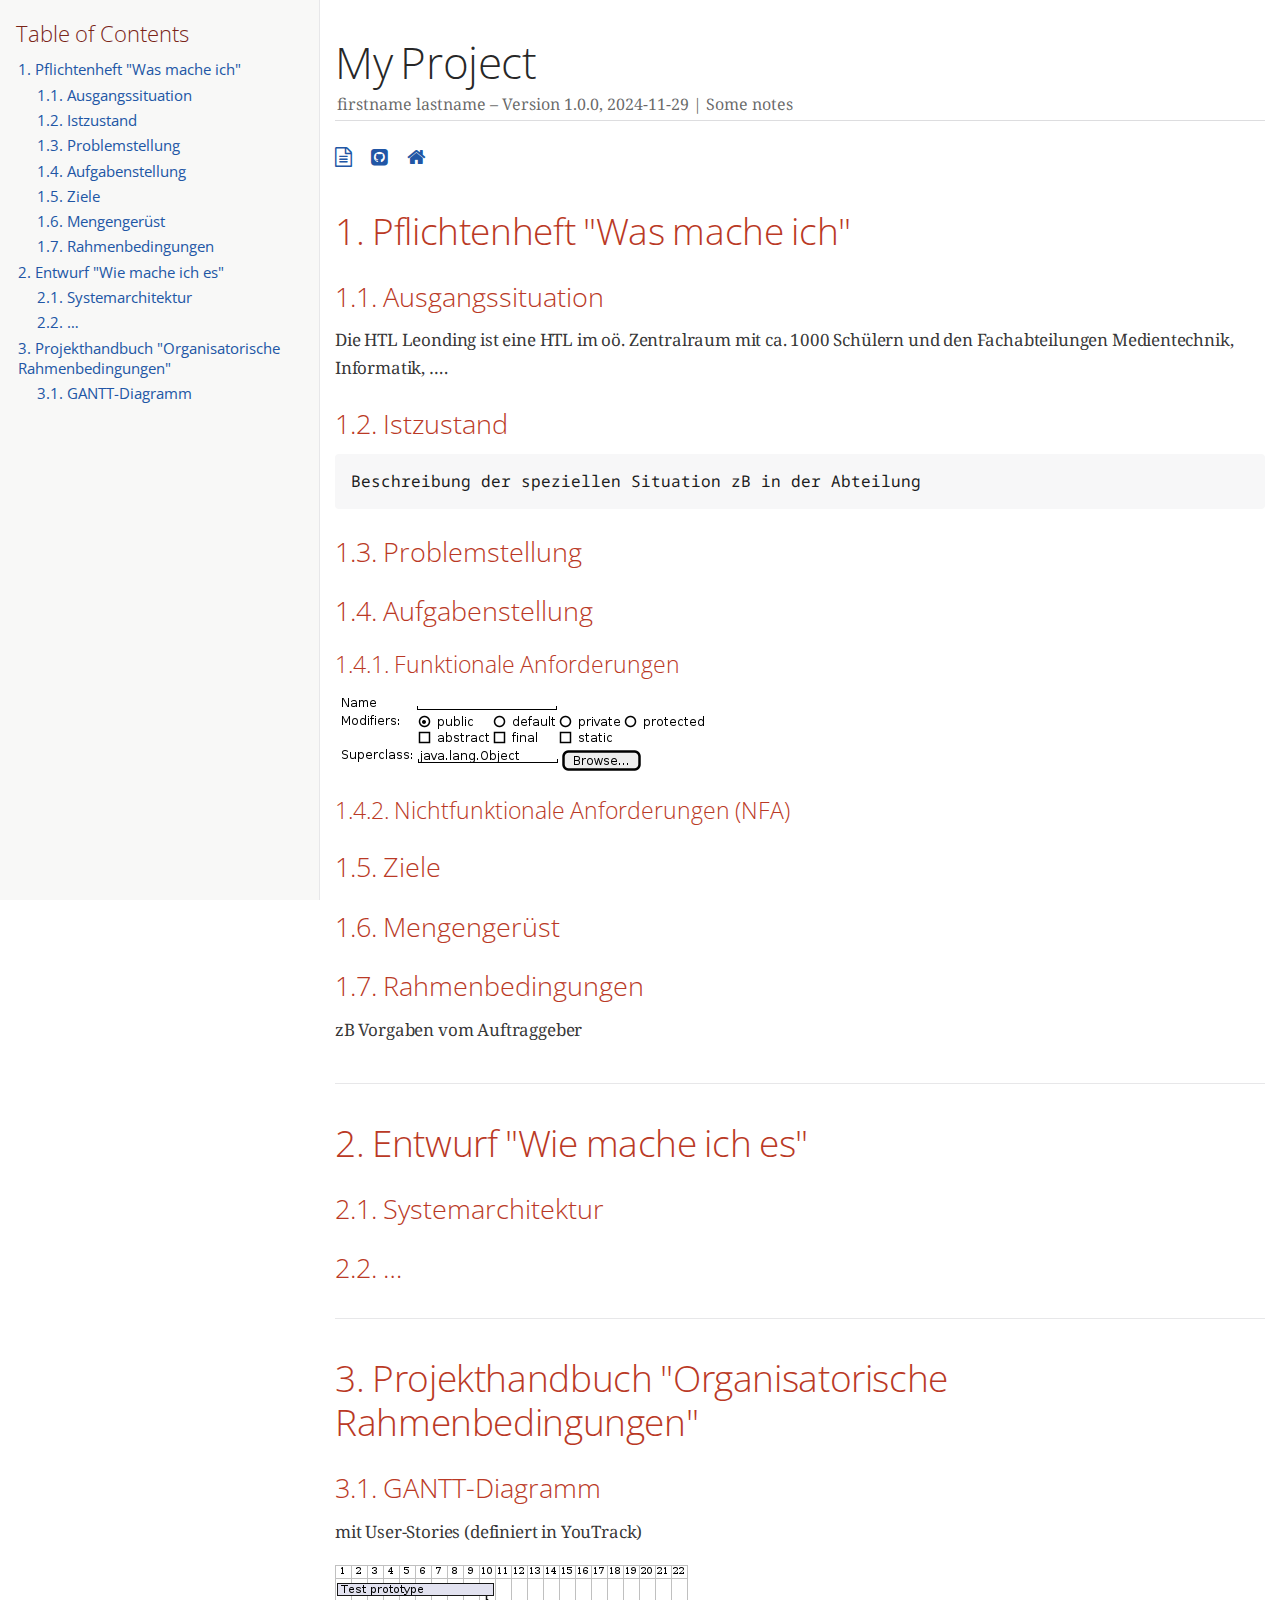
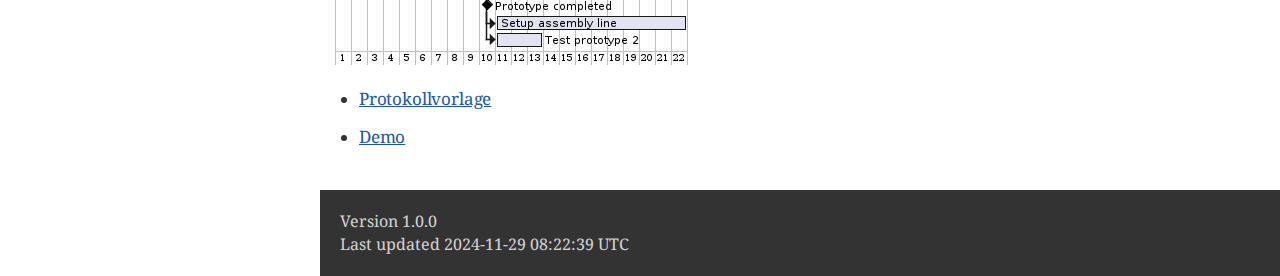
<file: sysspec.html>
<!DOCTYPE html>
<html lang="en">
<head>
<meta charset="UTF-8">
<meta http-equiv="X-UA-Compatible" content="IE=edge">
<meta name="viewport" content="width=device-width, initial-scale=1.0">
<meta name="generator" content="Asciidoctor 2.0.20">
<meta name="author" content="firstname lastname">
<link rel="icon" type="image/png" href="themes/favicon.png">
<title>My Project</title>
<link rel="stylesheet" href="https://fonts.googleapis.com/css?family=Open+Sans:300,300italic,400,400italic,600,600italic%7CNoto+Serif:400,400italic,700,700italic%7CDroid+Sans+Mono:400,700">
<style>
/*! Asciidoctor default stylesheet | MIT License | https://asciidoctor.org */
/* Uncomment the following line when using as a custom stylesheet */
/* @import "https://fonts.googleapis.com/css?family=Open+Sans:300,300italic,400,400italic,600,600italic%7CNoto+Serif:400,400italic,700,700italic%7CDroid+Sans+Mono:400,700"; */
html{font-family:sans-serif;-webkit-text-size-adjust:100%}
a{background:none}
a:focus{outline:thin dotted}
a:active,a:hover{outline:0}
h1{font-size:2em;margin:.67em 0}
b,strong{font-weight:bold}
abbr{font-size:.9em}
abbr[title]{cursor:help;border-bottom:1px dotted #dddddf;text-decoration:none}
dfn{font-style:italic}
hr{height:0}
mark{background:#ff0;color:#000}
code,kbd,pre,samp{font-family:monospace;font-size:1em}
pre{white-space:pre-wrap}
q{quotes:"\201C" "\201D" "\2018" "\2019"}
small{font-size:80%}
sub,sup{font-size:75%;line-height:0;position:relative;vertical-align:baseline}
sup{top:-.5em}
sub{bottom:-.25em}
img{border:0}
svg:not(:root){overflow:hidden}
figure{margin:0}
audio,video{display:inline-block}
audio:not([controls]){display:none;height:0}
fieldset{border:1px solid silver;margin:0 2px;padding:.35em .625em .75em}
legend{border:0;padding:0}
button,input,select,textarea{font-family:inherit;font-size:100%;margin:0}
button,input{line-height:normal}
button,select{text-transform:none}
button,html input[type=button],input[type=reset],input[type=submit]{-webkit-appearance:button;cursor:pointer}
button[disabled],html input[disabled]{cursor:default}
input[type=checkbox],input[type=radio]{padding:0}
button::-moz-focus-inner,input::-moz-focus-inner{border:0;padding:0}
textarea{overflow:auto;vertical-align:top}
table{border-collapse:collapse;border-spacing:0}
*,::before,::after{box-sizing:border-box}
html,body{font-size:100%}
body{background:#fff;color:rgba(0,0,0,.8);padding:0;margin:0;font-family:"Noto Serif","DejaVu Serif",serif;line-height:1;position:relative;cursor:auto;-moz-tab-size:4;-o-tab-size:4;tab-size:4;word-wrap:anywhere;-moz-osx-font-smoothing:grayscale;-webkit-font-smoothing:antialiased}
a:hover{cursor:pointer}
img,object,embed{max-width:100%;height:auto}
object,embed{height:100%}
img{-ms-interpolation-mode:bicubic}
.left{float:left!important}
.right{float:right!important}
.text-left{text-align:left!important}
.text-right{text-align:right!important}
.text-center{text-align:center!important}
.text-justify{text-align:justify!important}
.hide{display:none}
img,object,svg{display:inline-block;vertical-align:middle}
textarea{height:auto;min-height:50px}
select{width:100%}
.subheader,.admonitionblock td.content>.title,.audioblock>.title,.exampleblock>.title,.imageblock>.title,.listingblock>.title,.literalblock>.title,.stemblock>.title,.openblock>.title,.paragraph>.title,.quoteblock>.title,table.tableblock>.title,.verseblock>.title,.videoblock>.title,.dlist>.title,.olist>.title,.ulist>.title,.qlist>.title,.hdlist>.title{line-height:1.45;color:#7a2518;font-weight:400;margin-top:0;margin-bottom:.25em}
div,dl,dt,dd,ul,ol,li,h1,h2,h3,#toctitle,.sidebarblock>.content>.title,h4,h5,h6,pre,form,p,blockquote,th,td{margin:0;padding:0}
a{color:#2156a5;text-decoration:underline;line-height:inherit}
a:hover,a:focus{color:#1d4b8f}
a img{border:0}
p{line-height:1.6;margin-bottom:1.25em;text-rendering:optimizeLegibility}
p aside{font-size:.875em;line-height:1.35;font-style:italic}
h1,h2,h3,#toctitle,.sidebarblock>.content>.title,h4,h5,h6{font-family:"Open Sans","DejaVu Sans",sans-serif;font-weight:300;font-style:normal;color:#ba3925;text-rendering:optimizeLegibility;margin-top:1em;margin-bottom:.5em;line-height:1.0125em}
h1 small,h2 small,h3 small,#toctitle small,.sidebarblock>.content>.title small,h4 small,h5 small,h6 small{font-size:60%;color:#e99b8f;line-height:0}
h1{font-size:2.125em}
h2{font-size:1.6875em}
h3,#toctitle,.sidebarblock>.content>.title{font-size:1.375em}
h4,h5{font-size:1.125em}
h6{font-size:1em}
hr{border:solid #dddddf;border-width:1px 0 0;clear:both;margin:1.25em 0 1.1875em}
em,i{font-style:italic;line-height:inherit}
strong,b{font-weight:bold;line-height:inherit}
small{font-size:60%;line-height:inherit}
code{font-family:"Droid Sans Mono","DejaVu Sans Mono",monospace;font-weight:400;color:rgba(0,0,0,.9)}
ul,ol,dl{line-height:1.6;margin-bottom:1.25em;list-style-position:outside;font-family:inherit}
ul,ol{margin-left:1.5em}
ul li ul,ul li ol{margin-left:1.25em;margin-bottom:0}
ul.circle{list-style-type:circle}
ul.disc{list-style-type:disc}
ul.square{list-style-type:square}
ul.circle ul:not([class]),ul.disc ul:not([class]),ul.square ul:not([class]){list-style:inherit}
ol li ul,ol li ol{margin-left:1.25em;margin-bottom:0}
dl dt{margin-bottom:.3125em;font-weight:bold}
dl dd{margin-bottom:1.25em}
blockquote{margin:0 0 1.25em;padding:.5625em 1.25em 0 1.1875em;border-left:1px solid #ddd}
blockquote,blockquote p{line-height:1.6;color:rgba(0,0,0,.85)}
@media screen and (min-width:768px){h1,h2,h3,#toctitle,.sidebarblock>.content>.title,h4,h5,h6{line-height:1.2}
h1{font-size:2.75em}
h2{font-size:2.3125em}
h3,#toctitle,.sidebarblock>.content>.title{font-size:1.6875em}
h4{font-size:1.4375em}}
table{background:#fff;margin-bottom:1.25em;border:1px solid #dedede;word-wrap:normal}
table thead,table tfoot{background:#f7f8f7}
table thead tr th,table thead tr td,table tfoot tr th,table tfoot tr td{padding:.5em .625em .625em;font-size:inherit;color:rgba(0,0,0,.8);text-align:left}
table tr th,table tr td{padding:.5625em .625em;font-size:inherit;color:rgba(0,0,0,.8)}
table tr.even,table tr.alt{background:#f8f8f7}
table thead tr th,table tfoot tr th,table tbody tr td,table tr td,table tfoot tr td{line-height:1.6}
h1,h2,h3,#toctitle,.sidebarblock>.content>.title,h4,h5,h6{line-height:1.2;word-spacing:-.05em}
h1 strong,h2 strong,h3 strong,#toctitle strong,.sidebarblock>.content>.title strong,h4 strong,h5 strong,h6 strong{font-weight:400}
.center{margin-left:auto;margin-right:auto}
.stretch{width:100%}
.clearfix::before,.clearfix::after,.float-group::before,.float-group::after{content:" ";display:table}
.clearfix::after,.float-group::after{clear:both}
:not(pre).nobreak{word-wrap:normal}
:not(pre).nowrap{white-space:nowrap}
:not(pre).pre-wrap{white-space:pre-wrap}
:not(pre):not([class^=L])>code{font-size:.9375em;font-style:normal!important;letter-spacing:0;padding:.1em .5ex;word-spacing:-.15em;background:#f7f7f8;border-radius:4px;line-height:1.45;text-rendering:optimizeSpeed}
pre{color:rgba(0,0,0,.9);font-family:"Droid Sans Mono","DejaVu Sans Mono",monospace;line-height:1.45;text-rendering:optimizeSpeed}
pre code,pre pre{color:inherit;font-size:inherit;line-height:inherit}
pre>code{display:block}
pre.nowrap,pre.nowrap pre{white-space:pre;word-wrap:normal}
em em{font-style:normal}
strong strong{font-weight:400}
.keyseq{color:rgba(51,51,51,.8)}
kbd{font-family:"Droid Sans Mono","DejaVu Sans Mono",monospace;display:inline-block;color:rgba(0,0,0,.8);font-size:.65em;line-height:1.45;background:#f7f7f7;border:1px solid #ccc;border-radius:3px;box-shadow:0 1px 0 rgba(0,0,0,.2),inset 0 0 0 .1em #fff;margin:0 .15em;padding:.2em .5em;vertical-align:middle;position:relative;top:-.1em;white-space:nowrap}
.keyseq kbd:first-child{margin-left:0}
.keyseq kbd:last-child{margin-right:0}
.menuseq,.menuref{color:#000}
.menuseq b:not(.caret),.menuref{font-weight:inherit}
.menuseq{word-spacing:-.02em}
.menuseq b.caret{font-size:1.25em;line-height:.8}
.menuseq i.caret{font-weight:bold;text-align:center;width:.45em}
b.button::before,b.button::after{position:relative;top:-1px;font-weight:400}
b.button::before{content:"[";padding:0 3px 0 2px}
b.button::after{content:"]";padding:0 2px 0 3px}
p a>code:hover{color:rgba(0,0,0,.9)}
#header,#content,#footnotes,#footer{width:100%;margin:0 auto;max-width:62.5em;*zoom:1;position:relative;padding-left:.9375em;padding-right:.9375em}
#header::before,#header::after,#content::before,#content::after,#footnotes::before,#footnotes::after,#footer::before,#footer::after{content:" ";display:table}
#header::after,#content::after,#footnotes::after,#footer::after{clear:both}
#content{margin-top:1.25em}
#content::before{content:none}
#header>h1:first-child{color:rgba(0,0,0,.85);margin-top:2.25rem;margin-bottom:0}
#header>h1:first-child+#toc{margin-top:8px;border-top:1px solid #dddddf}
#header>h1:only-child,body.toc2 #header>h1:nth-last-child(2){border-bottom:1px solid #dddddf;padding-bottom:8px}
#header .details{border-bottom:1px solid #dddddf;line-height:1.45;padding-top:.25em;padding-bottom:.25em;padding-left:.25em;color:rgba(0,0,0,.6);display:flex;flex-flow:row wrap}
#header .details span:first-child{margin-left:-.125em}
#header .details span.email a{color:rgba(0,0,0,.85)}
#header .details br{display:none}
#header .details br+span::before{content:"\00a0\2013\00a0"}
#header .details br+span.author::before{content:"\00a0\22c5\00a0";color:rgba(0,0,0,.85)}
#header .details br+span#revremark::before{content:"\00a0|\00a0"}
#header #revnumber{text-transform:capitalize}
#header #revnumber::after{content:"\00a0"}
#content>h1:first-child:not([class]){color:rgba(0,0,0,.85);border-bottom:1px solid #dddddf;padding-bottom:8px;margin-top:0;padding-top:1rem;margin-bottom:1.25rem}
#toc{border-bottom:1px solid #e7e7e9;padding-bottom:.5em}
#toc>ul{margin-left:.125em}
#toc ul.sectlevel0>li>a{font-style:italic}
#toc ul.sectlevel0 ul.sectlevel1{margin:.5em 0}
#toc ul{font-family:"Open Sans","DejaVu Sans",sans-serif;list-style-type:none}
#toc li{line-height:1.3334;margin-top:.3334em}
#toc a{text-decoration:none}
#toc a:active{text-decoration:underline}
#toctitle{color:#7a2518;font-size:1.2em}
@media screen and (min-width:768px){#toctitle{font-size:1.375em}
body.toc2{padding-left:15em;padding-right:0}
#toc.toc2{margin-top:0!important;background:#f8f8f7;position:fixed;width:15em;left:0;top:0;border-right:1px solid #e7e7e9;border-top-width:0!important;border-bottom-width:0!important;z-index:1000;padding:1.25em 1em;height:100%;overflow:auto}
#toc.toc2 #toctitle{margin-top:0;margin-bottom:.8rem;font-size:1.2em}
#toc.toc2>ul{font-size:.9em;margin-bottom:0}
#toc.toc2 ul ul{margin-left:0;padding-left:1em}
#toc.toc2 ul.sectlevel0 ul.sectlevel1{padding-left:0;margin-top:.5em;margin-bottom:.5em}
body.toc2.toc-right{padding-left:0;padding-right:15em}
body.toc2.toc-right #toc.toc2{border-right-width:0;border-left:1px solid #e7e7e9;left:auto;right:0}}
@media screen and (min-width:1280px){body.toc2{padding-left:20em;padding-right:0}
#toc.toc2{width:20em}
#toc.toc2 #toctitle{font-size:1.375em}
#toc.toc2>ul{font-size:.95em}
#toc.toc2 ul ul{padding-left:1.25em}
body.toc2.toc-right{padding-left:0;padding-right:20em}}
#content #toc{border:1px solid #e0e0dc;margin-bottom:1.25em;padding:1.25em;background:#f8f8f7;border-radius:4px}
#content #toc>:first-child{margin-top:0}
#content #toc>:last-child{margin-bottom:0}
#footer{max-width:none;background:rgba(0,0,0,.8);padding:1.25em}
#footer-text{color:hsla(0,0%,100%,.8);line-height:1.44}
#content{margin-bottom:.625em}
.sect1{padding-bottom:.625em}
@media screen and (min-width:768px){#content{margin-bottom:1.25em}
.sect1{padding-bottom:1.25em}}
.sect1:last-child{padding-bottom:0}
.sect1+.sect1{border-top:1px solid #e7e7e9}
#content h1>a.anchor,h2>a.anchor,h3>a.anchor,#toctitle>a.anchor,.sidebarblock>.content>.title>a.anchor,h4>a.anchor,h5>a.anchor,h6>a.anchor{position:absolute;z-index:1001;width:1.5ex;margin-left:-1.5ex;display:block;text-decoration:none!important;visibility:hidden;text-align:center;font-weight:400}
#content h1>a.anchor::before,h2>a.anchor::before,h3>a.anchor::before,#toctitle>a.anchor::before,.sidebarblock>.content>.title>a.anchor::before,h4>a.anchor::before,h5>a.anchor::before,h6>a.anchor::before{content:"\00A7";font-size:.85em;display:block;padding-top:.1em}
#content h1:hover>a.anchor,#content h1>a.anchor:hover,h2:hover>a.anchor,h2>a.anchor:hover,h3:hover>a.anchor,#toctitle:hover>a.anchor,.sidebarblock>.content>.title:hover>a.anchor,h3>a.anchor:hover,#toctitle>a.anchor:hover,.sidebarblock>.content>.title>a.anchor:hover,h4:hover>a.anchor,h4>a.anchor:hover,h5:hover>a.anchor,h5>a.anchor:hover,h6:hover>a.anchor,h6>a.anchor:hover{visibility:visible}
#content h1>a.link,h2>a.link,h3>a.link,#toctitle>a.link,.sidebarblock>.content>.title>a.link,h4>a.link,h5>a.link,h6>a.link{color:#ba3925;text-decoration:none}
#content h1>a.link:hover,h2>a.link:hover,h3>a.link:hover,#toctitle>a.link:hover,.sidebarblock>.content>.title>a.link:hover,h4>a.link:hover,h5>a.link:hover,h6>a.link:hover{color:#a53221}
details,.audioblock,.imageblock,.literalblock,.listingblock,.stemblock,.videoblock{margin-bottom:1.25em}
details{margin-left:1.25rem}
details>summary{cursor:pointer;display:block;position:relative;line-height:1.6;margin-bottom:.625rem;outline:none;-webkit-tap-highlight-color:transparent}
details>summary::-webkit-details-marker{display:none}
details>summary::before{content:"";border:solid transparent;border-left:solid;border-width:.3em 0 .3em .5em;position:absolute;top:.5em;left:-1.25rem;transform:translateX(15%)}
details[open]>summary::before{border:solid transparent;border-top:solid;border-width:.5em .3em 0;transform:translateY(15%)}
details>summary::after{content:"";width:1.25rem;height:1em;position:absolute;top:.3em;left:-1.25rem}
.admonitionblock td.content>.title,.audioblock>.title,.exampleblock>.title,.imageblock>.title,.listingblock>.title,.literalblock>.title,.stemblock>.title,.openblock>.title,.paragraph>.title,.quoteblock>.title,table.tableblock>.title,.verseblock>.title,.videoblock>.title,.dlist>.title,.olist>.title,.ulist>.title,.qlist>.title,.hdlist>.title{text-rendering:optimizeLegibility;text-align:left;font-family:"Noto Serif","DejaVu Serif",serif;font-size:1rem;font-style:italic}
table.tableblock.fit-content>caption.title{white-space:nowrap;width:0}
.paragraph.lead>p,#preamble>.sectionbody>[class=paragraph]:first-of-type p{font-size:1.21875em;line-height:1.6;color:rgba(0,0,0,.85)}
.admonitionblock>table{border-collapse:separate;border:0;background:none;width:100%}
.admonitionblock>table td.icon{text-align:center;width:80px}
.admonitionblock>table td.icon img{max-width:none}
.admonitionblock>table td.icon .title{font-weight:bold;font-family:"Open Sans","DejaVu Sans",sans-serif;text-transform:uppercase}
.admonitionblock>table td.content{padding-left:1.125em;padding-right:1.25em;border-left:1px solid #dddddf;color:rgba(0,0,0,.6);word-wrap:anywhere}
.admonitionblock>table td.content>:last-child>:last-child{margin-bottom:0}
.exampleblock>.content{border:1px solid #e6e6e6;margin-bottom:1.25em;padding:1.25em;background:#fff;border-radius:4px}
.sidebarblock{border:1px solid #dbdbd6;margin-bottom:1.25em;padding:1.25em;background:#f3f3f2;border-radius:4px}
.sidebarblock>.content>.title{color:#7a2518;margin-top:0;text-align:center}
.exampleblock>.content>:first-child,.sidebarblock>.content>:first-child{margin-top:0}
.exampleblock>.content>:last-child,.exampleblock>.content>:last-child>:last-child,.exampleblock>.content .olist>ol>li:last-child>:last-child,.exampleblock>.content .ulist>ul>li:last-child>:last-child,.exampleblock>.content .qlist>ol>li:last-child>:last-child,.sidebarblock>.content>:last-child,.sidebarblock>.content>:last-child>:last-child,.sidebarblock>.content .olist>ol>li:last-child>:last-child,.sidebarblock>.content .ulist>ul>li:last-child>:last-child,.sidebarblock>.content .qlist>ol>li:last-child>:last-child{margin-bottom:0}
.literalblock pre,.listingblock>.content>pre{border-radius:4px;overflow-x:auto;padding:1em;font-size:.8125em}
@media screen and (min-width:768px){.literalblock pre,.listingblock>.content>pre{font-size:.90625em}}
@media screen and (min-width:1280px){.literalblock pre,.listingblock>.content>pre{font-size:1em}}
.literalblock pre,.listingblock>.content>pre:not(.highlight),.listingblock>.content>pre[class=highlight],.listingblock>.content>pre[class^="highlight "]{background:#f7f7f8}
.literalblock.output pre{color:#f7f7f8;background:rgba(0,0,0,.9)}
.listingblock>.content{position:relative}
.listingblock code[data-lang]::before{display:none;content:attr(data-lang);position:absolute;font-size:.75em;top:.425rem;right:.5rem;line-height:1;text-transform:uppercase;color:inherit;opacity:.5}
.listingblock:hover code[data-lang]::before{display:block}
.listingblock.terminal pre .command::before{content:attr(data-prompt);padding-right:.5em;color:inherit;opacity:.5}
.listingblock.terminal pre .command:not([data-prompt])::before{content:"$"}
.listingblock pre.highlightjs{padding:0}
.listingblock pre.highlightjs>code{padding:1em;border-radius:4px}
.listingblock pre.prettyprint{border-width:0}
.prettyprint{background:#f7f7f8}
pre.prettyprint .linenums{line-height:1.45;margin-left:2em}
pre.prettyprint li{background:none;list-style-type:inherit;padding-left:0}
pre.prettyprint li code[data-lang]::before{opacity:1}
pre.prettyprint li:not(:first-child) code[data-lang]::before{display:none}
table.linenotable{border-collapse:separate;border:0;margin-bottom:0;background:none}
table.linenotable td[class]{color:inherit;vertical-align:top;padding:0;line-height:inherit;white-space:normal}
table.linenotable td.code{padding-left:.75em}
table.linenotable td.linenos,pre.pygments .linenos{border-right:1px solid;opacity:.35;padding-right:.5em;-webkit-user-select:none;-moz-user-select:none;-ms-user-select:none;user-select:none}
pre.pygments span.linenos{display:inline-block;margin-right:.75em}
.quoteblock{margin:0 1em 1.25em 1.5em;display:table}
.quoteblock:not(.excerpt)>.title{margin-left:-1.5em;margin-bottom:.75em}
.quoteblock blockquote,.quoteblock p{color:rgba(0,0,0,.85);font-size:1.15rem;line-height:1.75;word-spacing:.1em;letter-spacing:0;font-style:italic;text-align:justify}
.quoteblock blockquote{margin:0;padding:0;border:0}
.quoteblock blockquote::before{content:"\201c";float:left;font-size:2.75em;font-weight:bold;line-height:.6em;margin-left:-.6em;color:#7a2518;text-shadow:0 1px 2px rgba(0,0,0,.1)}
.quoteblock blockquote>.paragraph:last-child p{margin-bottom:0}
.quoteblock .attribution{margin-top:.75em;margin-right:.5ex;text-align:right}
.verseblock{margin:0 1em 1.25em}
.verseblock pre{font-family:"Open Sans","DejaVu Sans",sans-serif;font-size:1.15rem;color:rgba(0,0,0,.85);font-weight:300;text-rendering:optimizeLegibility}
.verseblock pre strong{font-weight:400}
.verseblock .attribution{margin-top:1.25rem;margin-left:.5ex}
.quoteblock .attribution,.verseblock .attribution{font-size:.9375em;line-height:1.45;font-style:italic}
.quoteblock .attribution br,.verseblock .attribution br{display:none}
.quoteblock .attribution cite,.verseblock .attribution cite{display:block;letter-spacing:-.025em;color:rgba(0,0,0,.6)}
.quoteblock.abstract blockquote::before,.quoteblock.excerpt blockquote::before,.quoteblock .quoteblock blockquote::before{display:none}
.quoteblock.abstract blockquote,.quoteblock.abstract p,.quoteblock.excerpt blockquote,.quoteblock.excerpt p,.quoteblock .quoteblock blockquote,.quoteblock .quoteblock p{line-height:1.6;word-spacing:0}
.quoteblock.abstract{margin:0 1em 1.25em;display:block}
.quoteblock.abstract>.title{margin:0 0 .375em;font-size:1.15em;text-align:center}
.quoteblock.excerpt>blockquote,.quoteblock .quoteblock{padding:0 0 .25em 1em;border-left:.25em solid #dddddf}
.quoteblock.excerpt,.quoteblock .quoteblock{margin-left:0}
.quoteblock.excerpt blockquote,.quoteblock.excerpt p,.quoteblock .quoteblock blockquote,.quoteblock .quoteblock p{color:inherit;font-size:1.0625rem}
.quoteblock.excerpt .attribution,.quoteblock .quoteblock .attribution{color:inherit;font-size:.85rem;text-align:left;margin-right:0}
p.tableblock:last-child{margin-bottom:0}
td.tableblock>.content{margin-bottom:1.25em;word-wrap:anywhere}
td.tableblock>.content>:last-child{margin-bottom:-1.25em}
table.tableblock,th.tableblock,td.tableblock{border:0 solid #dedede}
table.grid-all>*>tr>*{border-width:1px}
table.grid-cols>*>tr>*{border-width:0 1px}
table.grid-rows>*>tr>*{border-width:1px 0}
table.frame-all{border-width:1px}
table.frame-ends{border-width:1px 0}
table.frame-sides{border-width:0 1px}
table.frame-none>colgroup+*>:first-child>*,table.frame-sides>colgroup+*>:first-child>*{border-top-width:0}
table.frame-none>:last-child>:last-child>*,table.frame-sides>:last-child>:last-child>*{border-bottom-width:0}
table.frame-none>*>tr>:first-child,table.frame-ends>*>tr>:first-child{border-left-width:0}
table.frame-none>*>tr>:last-child,table.frame-ends>*>tr>:last-child{border-right-width:0}
table.stripes-all>*>tr,table.stripes-odd>*>tr:nth-of-type(odd),table.stripes-even>*>tr:nth-of-type(even),table.stripes-hover>*>tr:hover{background:#f8f8f7}
th.halign-left,td.halign-left{text-align:left}
th.halign-right,td.halign-right{text-align:right}
th.halign-center,td.halign-center{text-align:center}
th.valign-top,td.valign-top{vertical-align:top}
th.valign-bottom,td.valign-bottom{vertical-align:bottom}
th.valign-middle,td.valign-middle{vertical-align:middle}
table thead th,table tfoot th{font-weight:bold}
tbody tr th{background:#f7f8f7}
tbody tr th,tbody tr th p,tfoot tr th,tfoot tr th p{color:rgba(0,0,0,.8);font-weight:bold}
p.tableblock>code:only-child{background:none;padding:0}
p.tableblock{font-size:1em}
ol{margin-left:1.75em}
ul li ol{margin-left:1.5em}
dl dd{margin-left:1.125em}
dl dd:last-child,dl dd:last-child>:last-child{margin-bottom:0}
li p,ul dd,ol dd,.olist .olist,.ulist .ulist,.ulist .olist,.olist .ulist{margin-bottom:.625em}
ul.checklist,ul.none,ol.none,ul.no-bullet,ol.no-bullet,ol.unnumbered,ul.unstyled,ol.unstyled{list-style-type:none}
ul.no-bullet,ol.no-bullet,ol.unnumbered{margin-left:.625em}
ul.unstyled,ol.unstyled{margin-left:0}
li>p:empty:only-child::before{content:"";display:inline-block}
ul.checklist>li>p:first-child{margin-left:-1em}
ul.checklist>li>p:first-child>.fa-square-o:first-child,ul.checklist>li>p:first-child>.fa-check-square-o:first-child{width:1.25em;font-size:.8em;position:relative;bottom:.125em}
ul.checklist>li>p:first-child>input[type=checkbox]:first-child{margin-right:.25em}
ul.inline{display:flex;flex-flow:row wrap;list-style:none;margin:0 0 .625em -1.25em}
ul.inline>li{margin-left:1.25em}
.unstyled dl dt{font-weight:400;font-style:normal}
ol.arabic{list-style-type:decimal}
ol.decimal{list-style-type:decimal-leading-zero}
ol.loweralpha{list-style-type:lower-alpha}
ol.upperalpha{list-style-type:upper-alpha}
ol.lowerroman{list-style-type:lower-roman}
ol.upperroman{list-style-type:upper-roman}
ol.lowergreek{list-style-type:lower-greek}
.hdlist>table,.colist>table{border:0;background:none}
.hdlist>table>tbody>tr,.colist>table>tbody>tr{background:none}
td.hdlist1,td.hdlist2{vertical-align:top;padding:0 .625em}
td.hdlist1{font-weight:bold;padding-bottom:1.25em}
td.hdlist2{word-wrap:anywhere}
.literalblock+.colist,.listingblock+.colist{margin-top:-.5em}
.colist td:not([class]):first-child{padding:.4em .75em 0;line-height:1;vertical-align:top}
.colist td:not([class]):first-child img{max-width:none}
.colist td:not([class]):last-child{padding:.25em 0}
.thumb,.th{line-height:0;display:inline-block;border:4px solid #fff;box-shadow:0 0 0 1px #ddd}
.imageblock.left{margin:.25em .625em 1.25em 0}
.imageblock.right{margin:.25em 0 1.25em .625em}
.imageblock>.title{margin-bottom:0}
.imageblock.thumb,.imageblock.th{border-width:6px}
.imageblock.thumb>.title,.imageblock.th>.title{padding:0 .125em}
.image.left,.image.right{margin-top:.25em;margin-bottom:.25em;display:inline-block;line-height:0}
.image.left{margin-right:.625em}
.image.right{margin-left:.625em}
a.image{text-decoration:none;display:inline-block}
a.image object{pointer-events:none}
sup.footnote,sup.footnoteref{font-size:.875em;position:static;vertical-align:super}
sup.footnote a,sup.footnoteref a{text-decoration:none}
sup.footnote a:active,sup.footnoteref a:active{text-decoration:underline}
#footnotes{padding-top:.75em;padding-bottom:.75em;margin-bottom:.625em}
#footnotes hr{width:20%;min-width:6.25em;margin:-.25em 0 .75em;border-width:1px 0 0}
#footnotes .footnote{padding:0 .375em 0 .225em;line-height:1.3334;font-size:.875em;margin-left:1.2em;margin-bottom:.2em}
#footnotes .footnote a:first-of-type{font-weight:bold;text-decoration:none;margin-left:-1.05em}
#footnotes .footnote:last-of-type{margin-bottom:0}
#content #footnotes{margin-top:-.625em;margin-bottom:0;padding:.75em 0}
div.unbreakable{page-break-inside:avoid}
.big{font-size:larger}
.small{font-size:smaller}
.underline{text-decoration:underline}
.overline{text-decoration:overline}
.line-through{text-decoration:line-through}
.aqua{color:#00bfbf}
.aqua-background{background:#00fafa}
.black{color:#000}
.black-background{background:#000}
.blue{color:#0000bf}
.blue-background{background:#0000fa}
.fuchsia{color:#bf00bf}
.fuchsia-background{background:#fa00fa}
.gray{color:#606060}
.gray-background{background:#7d7d7d}
.green{color:#006000}
.green-background{background:#007d00}
.lime{color:#00bf00}
.lime-background{background:#00fa00}
.maroon{color:#600000}
.maroon-background{background:#7d0000}
.navy{color:#000060}
.navy-background{background:#00007d}
.olive{color:#606000}
.olive-background{background:#7d7d00}
.purple{color:#600060}
.purple-background{background:#7d007d}
.red{color:#bf0000}
.red-background{background:#fa0000}
.silver{color:#909090}
.silver-background{background:#bcbcbc}
.teal{color:#006060}
.teal-background{background:#007d7d}
.white{color:#bfbfbf}
.white-background{background:#fafafa}
.yellow{color:#bfbf00}
.yellow-background{background:#fafa00}
span.icon>.fa{cursor:default}
a span.icon>.fa{cursor:inherit}
.admonitionblock td.icon [class^="fa icon-"]{font-size:2.5em;text-shadow:1px 1px 2px rgba(0,0,0,.5);cursor:default}
.admonitionblock td.icon .icon-note::before{content:"\f05a";color:#19407c}
.admonitionblock td.icon .icon-tip::before{content:"\f0eb";text-shadow:1px 1px 2px rgba(155,155,0,.8);color:#111}
.admonitionblock td.icon .icon-warning::before{content:"\f071";color:#bf6900}
.admonitionblock td.icon .icon-caution::before{content:"\f06d";color:#bf3400}
.admonitionblock td.icon .icon-important::before{content:"\f06a";color:#bf0000}
.conum[data-value]{display:inline-block;color:#fff!important;background:rgba(0,0,0,.8);border-radius:50%;text-align:center;font-size:.75em;width:1.67em;height:1.67em;line-height:1.67em;font-family:"Open Sans","DejaVu Sans",sans-serif;font-style:normal;font-weight:bold}
.conum[data-value] *{color:#fff!important}
.conum[data-value]+b{display:none}
.conum[data-value]::after{content:attr(data-value)}
pre .conum[data-value]{position:relative;top:-.125em}
b.conum *{color:inherit!important}
.conum:not([data-value]):empty{display:none}
dt,th.tableblock,td.content,div.footnote{text-rendering:optimizeLegibility}
h1,h2,p,td.content,span.alt,summary{letter-spacing:-.01em}
p strong,td.content strong,div.footnote strong{letter-spacing:-.005em}
p,blockquote,dt,td.content,td.hdlist1,span.alt,summary{font-size:1.0625rem}
p{margin-bottom:1.25rem}
.sidebarblock p,.sidebarblock dt,.sidebarblock td.content,p.tableblock{font-size:1em}
.exampleblock>.content{background:#fffef7;border-color:#e0e0dc;box-shadow:0 1px 4px #e0e0dc}
.print-only{display:none!important}
@page{margin:1.25cm .75cm}
@media print{*{box-shadow:none!important;text-shadow:none!important}
html{font-size:80%}
a{color:inherit!important;text-decoration:underline!important}
a.bare,a[href^="#"],a[href^="mailto:"]{text-decoration:none!important}
a[href^="http:"]:not(.bare)::after,a[href^="https:"]:not(.bare)::after{content:"(" attr(href) ")";display:inline-block;font-size:.875em;padding-left:.25em}
abbr[title]{border-bottom:1px dotted}
abbr[title]::after{content:" (" attr(title) ")"}
pre,blockquote,tr,img,object,svg{page-break-inside:avoid}
thead{display:table-header-group}
svg{max-width:100%}
p,blockquote,dt,td.content{font-size:1em;orphans:3;widows:3}
h2,h3,#toctitle,.sidebarblock>.content>.title{page-break-after:avoid}
#header,#content,#footnotes,#footer{max-width:none}
#toc,.sidebarblock,.exampleblock>.content{background:none!important}
#toc{border-bottom:1px solid #dddddf!important;padding-bottom:0!important}
body.book #header{text-align:center}
body.book #header>h1:first-child{border:0!important;margin:2.5em 0 1em}
body.book #header .details{border:0!important;display:block;padding:0!important}
body.book #header .details span:first-child{margin-left:0!important}
body.book #header .details br{display:block}
body.book #header .details br+span::before{content:none!important}
body.book #toc{border:0!important;text-align:left!important;padding:0!important;margin:0!important}
body.book #toc,body.book #preamble,body.book h1.sect0,body.book .sect1>h2{page-break-before:always}
.listingblock code[data-lang]::before{display:block}
#footer{padding:0 .9375em}
.hide-on-print{display:none!important}
.print-only{display:block!important}
.hide-for-print{display:none!important}
.show-for-print{display:inherit!important}}
@media amzn-kf8,print{#header>h1:first-child{margin-top:1.25rem}
.sect1{padding:0!important}
.sect1+.sect1{border:0}
#footer{background:none}
#footer-text{color:rgba(0,0,0,.6);font-size:.9em}}
@media amzn-kf8{#header,#content,#footnotes,#footer{padding:0}}
</style>
<link rel="stylesheet" href="https://cdnjs.cloudflare.com/ajax/libs/font-awesome/4.7.0/css/font-awesome.min.css">
<style>
    pre.rouge .hll {
        background-color: #ffc;
        display: block;
    }
    pre.rouge .hll * {
        background-color: initial;
    }
</style>
</head>
<body class="article toc2 toc-left">
<div id="header">
<h1>My Project</h1>
<div class="details">
<span id="author" class="author">firstname lastname</span><br>
<span id="revnumber">version 1.0.0,</span>
<span id="revdate">2024-11-29</span>
<br><span id="revremark">Some notes</span>
</div>
<div id="toc" class="toc2">
<div id="toctitle">Table of Contents</div>
<ul class="sectlevel1">
<li><a href="#_pflichtenheft_was_mache_ich">1. Pflichtenheft "Was mache ich"</a>
<ul class="sectlevel2">
<li><a href="#_ausgangssituation">1.1. Ausgangssituation</a></li>
<li><a href="#_istzustand">1.2. Istzustand</a></li>
<li><a href="#_problemstellung">1.3. Problemstellung</a></li>
<li><a href="#_aufgabenstellung">1.4. Aufgabenstellung</a></li>
<li><a href="#_ziele">1.5. Ziele</a></li>
<li><a href="#_mengengerüst">1.6. Mengengerüst</a></li>
<li><a href="#_rahmenbedingungen">1.7. Rahmenbedingungen</a></li>
</ul>
</li>
<li><a href="#_entwurf_wie_mache_ich_es">2. Entwurf "Wie mache ich es"</a>
<ul class="sectlevel2">
<li><a href="#_systemarchitektur">2.1. Systemarchitektur</a></li>
<li><a href="#">2.2. &#8230;&#8203;</a></li>
</ul>
</li>
<li><a href="#_projekthandbuch_organisatorische_rahmenbedingungen">3. Projekthandbuch "Organisatorische Rahmenbedingungen"</a>
<ul class="sectlevel2">
<li><a href="#_gantt_diagramm">3.1. GANTT-Diagramm</a></li>
</ul>
</li>
</ul>
</div>
</div>
<div id="content">
<div id="preamble">
<div class="sectionbody">
<div class="paragraph">
<p><span class="icon"><a class="image" href="https://raw.githubusercontent.com/htl-leonding-college/asciidoctor-docker-template/master/asciidocs/sysspec.adoc"><i class="fa fa-file-text-o"></i></a></span> ‏ ‏ ‎
<span class="icon"><a class="image" href="https://github.com/htl-leonding-college/asciidoctor-docker-template"><i class="fa fa-github-square"></i></a></span> ‏ ‏ ‎
<span class="icon"><a class="image" href="https://htl-leonding.github.io/"><i class="fa fa-home"></i></a></span></p>
</div>
</div>
</div>
<div class="sect1">
<h2 id="_pflichtenheft_was_mache_ich"><a class="anchor" href="#_pflichtenheft_was_mache_ich"></a>1. Pflichtenheft "Was mache ich"</h2>
<div class="sectionbody">
<div class="sect2">
<h3 id="_ausgangssituation"><a class="anchor" href="#_ausgangssituation"></a>1.1. Ausgangssituation</h3>
<div class="paragraph">
<p>Die HTL Leonding ist eine HTL im oö. Zentralraum mit ca. 1000 Schülern und den Fachabteilungen Medientechnik, Informatik, &#8230;&#8203;.</p>
</div>
</div>
<div class="sect2">
<h3 id="_istzustand"><a class="anchor" href="#_istzustand"></a>1.2. Istzustand</h3>
<div class="listingblock">
<div class="content">
<pre>Beschreibung der speziellen Situation zB in der Abteilung</pre>
</div>
</div>
</div>
<div class="sect2">
<h3 id="_problemstellung"><a class="anchor" href="#_problemstellung"></a>1.3. Problemstellung</h3>

</div>
<div class="sect2">
<h3 id="_aufgabenstellung"><a class="anchor" href="#_aufgabenstellung"></a>1.4. Aufgabenstellung</h3>
<div class="sect3">
<h4 id="_funktionale_anforderungen"><a class="anchor" href="#_funktionale_anforderungen"></a>1.4.1. Funktionale Anforderungen</h4>
<div class="imageblock">
<div class="content">
<img src="images/wireframe.png" alt="wireframe" width="376" height="84">
</div>
</div>
</div>
<div class="sect3">
<h4 id="_nichtfunktionale_anforderungen_nfa"><a class="anchor" href="#_nichtfunktionale_anforderungen_nfa"></a>1.4.2. Nichtfunktionale Anforderungen (NFA)</h4>

</div>
</div>
<div class="sect2">
<h3 id="_ziele"><a class="anchor" href="#_ziele"></a>1.5. Ziele</h3>

</div>
<div class="sect2">
<h3 id="_mengengerüst"><a class="anchor" href="#_mengengerüst"></a>1.6. Mengengerüst</h3>

</div>
<div class="sect2">
<h3 id="_rahmenbedingungen"><a class="anchor" href="#_rahmenbedingungen"></a>1.7. Rahmenbedingungen</h3>
<div class="paragraph">
<p>zB Vorgaben vom Auftraggeber</p>
</div>
</div>
</div>
</div>
<div class="sect1">
<h2 id="_entwurf_wie_mache_ich_es"><a class="anchor" href="#_entwurf_wie_mache_ich_es"></a>2. Entwurf "Wie mache ich es"</h2>
<div class="sectionbody">
<div class="sect2">
<h3 id="_systemarchitektur"><a class="anchor" href="#_systemarchitektur"></a>2.1. Systemarchitektur</h3>

</div>
<div class="sect2">
<h3 id=""><a class="anchor" href="#"></a>2.2. &#8230;&#8203;</h3>

</div>
</div>
</div>
<div class="sect1">
<h2 id="_projekthandbuch_organisatorische_rahmenbedingungen"><a class="anchor" href="#_projekthandbuch_organisatorische_rahmenbedingungen"></a>3. Projekthandbuch "Organisatorische Rahmenbedingungen"</h2>
<div class="sectionbody">
<div class="sect2">
<h3 id="_gantt_diagramm"><a class="anchor" href="#_gantt_diagramm"></a>3.1. GANTT-Diagramm</h3>
<div class="paragraph">
<p>mit User-Stories (definiert in YouTrack)</p>
</div>
<div class="imageblock">
<div class="content">
<img src="images/gantt-protoype.png" alt="gantt protoype" width="353" height="100">
</div>
</div>
<div class="ulist">
<ul>
<li>
<p><a href="minutes-of-meeting.html">Protokollvorlage</a></p>
</li>
<li>
<p><a href="demo.html">Demo</a></p>
</li>
</ul>
</div>
</div>
</div>
</div>
</div>
<div id="footer">
<div id="footer-text">
Version 1.0.0<br>
Last updated 2024-11-29 08:22:39 UTC
</div>
</div>
</body>
</html>
</file>
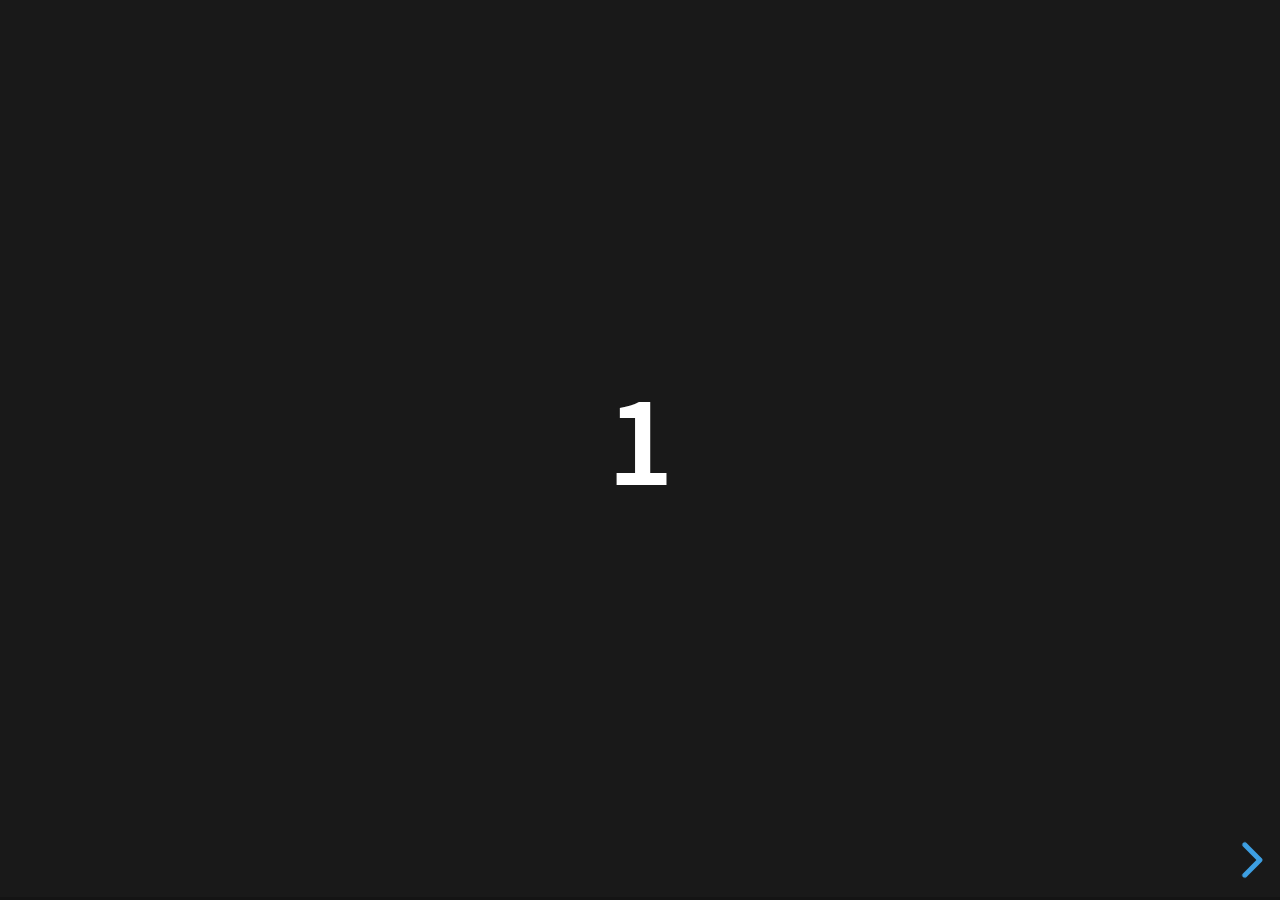
<file: slides/revealjs/examples/500-slides.html>
<!doctype html>
<html lang="en">
	<head>
		<meta charset="utf-8">

		<title>reveal.js - 500 slides</title>

		<meta name="viewport" content="width=device-width, initial-scale=1.0, maximum-scale=1.0, user-scalable=no">

		<link rel="stylesheet" href="../dist/reveal.css">
		<link rel="stylesheet" href="../dist/theme/black.css">
	</head>

	<body>
		<div class="reveal">
			<div class="slides">
				<section><h1>1</h1></section>
				<section><h1>2</h1></section>
				<section><h1>3</h1></section>
				<section><h1>4</h1></section>
				<section><h1>5</h1></section>
				<section><h1>6</h1></section>
				<section><h1>7</h1></section>
				<section><h1>8</h1></section>
				<section><h1>9</h1></section>
				<section><h1>10</h1></section>
				<section><h1>11</h1></section>
				<section><h1>12</h1></section>
				<section><h1>13</h1></section>
				<section><h1>14</h1></section>
				<section><h1>15</h1></section>
				<section><h1>16</h1></section>
				<section><h1>17</h1></section>
				<section><h1>18</h1></section>
				<section><h1>19</h1></section>
				<section><h1>20</h1></section>
				<section><h1>21</h1></section>
				<section><h1>22</h1></section>
				<section><h1>23</h1></section>
				<section><h1>24</h1></section>
				<section><h1>25</h1></section>
				<section><h1>26</h1></section>
				<section><h1>27</h1></section>
				<section><h1>28</h1></section>
				<section><h1>29</h1></section>
				<section><h1>30</h1></section>
				<section><h1>31</h1></section>
				<section><h1>32</h1></section>
				<section><h1>33</h1></section>
				<section><h1>34</h1></section>
				<section><h1>35</h1></section>
				<section><h1>36</h1></section>
				<section><h1>37</h1></section>
				<section><h1>38</h1></section>
				<section><h1>39</h1></section>
				<section><h1>40</h1></section>
				<section><h1>41</h1></section>
				<section><h1>42</h1></section>
				<section><h1>43</h1></section>
				<section><h1>44</h1></section>
				<section><h1>45</h1></section>
				<section><h1>46</h1></section>
				<section><h1>47</h1></section>
				<section><h1>48</h1></section>
				<section><h1>49</h1></section>
				<section><h1>50</h1></section>
				<section><h1>51</h1></section>
				<section><h1>52</h1></section>
				<section><h1>53</h1></section>
				<section><h1>54</h1></section>
				<section><h1>55</h1></section>
				<section><h1>56</h1></section>
				<section><h1>57</h1></section>
				<section><h1>58</h1></section>
				<section><h1>59</h1></section>
				<section><h1>60</h1></section>
				<section><h1>61</h1></section>
				<section><h1>62</h1></section>
				<section><h1>63</h1></section>
				<section><h1>64</h1></section>
				<section><h1>65</h1></section>
				<section><h1>66</h1></section>
				<section><h1>67</h1></section>
				<section><h1>68</h1></section>
				<section><h1>69</h1></section>
				<section><h1>70</h1></section>
				<section><h1>71</h1></section>
				<section><h1>72</h1></section>
				<section><h1>73</h1></section>
				<section><h1>74</h1></section>
				<section><h1>75</h1></section>
				<section><h1>76</h1></section>
				<section><h1>77</h1></section>
				<section><h1>78</h1></section>
				<section><h1>79</h1></section>
				<section><h1>80</h1></section>
				<section><h1>81</h1></section>
				<section><h1>82</h1></section>
				<section><h1>83</h1></section>
				<section><h1>84</h1></section>
				<section><h1>85</h1></section>
				<section><h1>86</h1></section>
				<section><h1>87</h1></section>
				<section><h1>88</h1></section>
				<section><h1>89</h1></section>
				<section><h1>90</h1></section>
				<section><h1>91</h1></section>
				<section><h1>92</h1></section>
				<section><h1>93</h1></section>
				<section><h1>94</h1></section>
				<section><h1>95</h1></section>
				<section><h1>96</h1></section>
				<section><h1>97</h1></section>
				<section><h1>98</h1></section>
				<section><h1>99</h1></section>
				<section><h1>100</h1></section>
				<section><h1>101</h1></section>
				<section><h1>102</h1></section>
				<section><h1>103</h1></section>
				<section><h1>104</h1></section>
				<section><h1>105</h1></section>
				<section><h1>106</h1></section>
				<section><h1>107</h1></section>
				<section><h1>108</h1></section>
				<section><h1>109</h1></section>
				<section><h1>110</h1></section>
				<section><h1>111</h1></section>
				<section><h1>112</h1></section>
				<section><h1>113</h1></section>
				<section><h1>114</h1></section>
				<section><h1>115</h1></section>
				<section><h1>116</h1></section>
				<section><h1>117</h1></section>
				<section><h1>118</h1></section>
				<section><h1>119</h1></section>
				<section><h1>120</h1></section>
				<section><h1>121</h1></section>
				<section><h1>122</h1></section>
				<section><h1>123</h1></section>
				<section><h1>124</h1></section>
				<section><h1>125</h1></section>
				<section><h1>126</h1></section>
				<section><h1>127</h1></section>
				<section><h1>128</h1></section>
				<section><h1>129</h1></section>
				<section><h1>130</h1></section>
				<section><h1>131</h1></section>
				<section><h1>132</h1></section>
				<section><h1>133</h1></section>
				<section><h1>134</h1></section>
				<section><h1>135</h1></section>
				<section><h1>136</h1></section>
				<section><h1>137</h1></section>
				<section><h1>138</h1></section>
				<section><h1>139</h1></section>
				<section><h1>140</h1></section>
				<section><h1>141</h1></section>
				<section><h1>142</h1></section>
				<section><h1>143</h1></section>
				<section><h1>144</h1></section>
				<section><h1>145</h1></section>
				<section><h1>146</h1></section>
				<section><h1>147</h1></section>
				<section><h1>148</h1></section>
				<section><h1>149</h1></section>
				<section><h1>150</h1></section>
				<section><h1>151</h1></section>
				<section><h1>152</h1></section>
				<section><h1>153</h1></section>
				<section><h1>154</h1></section>
				<section><h1>155</h1></section>
				<section><h1>156</h1></section>
				<section><h1>157</h1></section>
				<section><h1>158</h1></section>
				<section><h1>159</h1></section>
				<section><h1>160</h1></section>
				<section><h1>161</h1></section>
				<section><h1>162</h1></section>
				<section><h1>163</h1></section>
				<section><h1>164</h1></section>
				<section><h1>165</h1></section>
				<section><h1>166</h1></section>
				<section><h1>167</h1></section>
				<section><h1>168</h1></section>
				<section><h1>169</h1></section>
				<section><h1>170</h1></section>
				<section><h1>171</h1></section>
				<section><h1>172</h1></section>
				<section><h1>173</h1></section>
				<section><h1>174</h1></section>
				<section><h1>175</h1></section>
				<section><h1>176</h1></section>
				<section><h1>177</h1></section>
				<section><h1>178</h1></section>
				<section><h1>179</h1></section>
				<section><h1>180</h1></section>
				<section><h1>181</h1></section>
				<section><h1>182</h1></section>
				<section><h1>183</h1></section>
				<section><h1>184</h1></section>
				<section><h1>185</h1></section>
				<section><h1>186</h1></section>
				<section><h1>187</h1></section>
				<section><h1>188</h1></section>
				<section><h1>189</h1></section>
				<section><h1>190</h1></section>
				<section><h1>191</h1></section>
				<section><h1>192</h1></section>
				<section><h1>193</h1></section>
				<section><h1>194</h1></section>
				<section><h1>195</h1></section>
				<section><h1>196</h1></section>
				<section><h1>197</h1></section>
				<section><h1>198</h1></section>
				<section><h1>199</h1></section>
				<section><h1>200</h1></section>
				<section><h1>201</h1></section>
				<section><h1>202</h1></section>
				<section><h1>203</h1></section>
				<section><h1>204</h1></section>
				<section><h1>205</h1></section>
				<section><h1>206</h1></section>
				<section><h1>207</h1></section>
				<section><h1>208</h1></section>
				<section><h1>209</h1></section>
				<section><h1>210</h1></section>
				<section><h1>211</h1></section>
				<section><h1>212</h1></section>
				<section><h1>213</h1></section>
				<section><h1>214</h1></section>
				<section><h1>215</h1></section>
				<section><h1>216</h1></section>
				<section><h1>217</h1></section>
				<section><h1>218</h1></section>
				<section><h1>219</h1></section>
				<section><h1>220</h1></section>
				<section><h1>221</h1></section>
				<section><h1>222</h1></section>
				<section><h1>223</h1></section>
				<section><h1>224</h1></section>
				<section><h1>225</h1></section>
				<section><h1>226</h1></section>
				<section><h1>227</h1></section>
				<section><h1>228</h1></section>
				<section><h1>229</h1></section>
				<section><h1>230</h1></section>
				<section><h1>231</h1></section>
				<section><h1>232</h1></section>
				<section><h1>233</h1></section>
				<section><h1>234</h1></section>
				<section><h1>235</h1></section>
				<section><h1>236</h1></section>
				<section><h1>237</h1></section>
				<section><h1>238</h1></section>
				<section><h1>239</h1></section>
				<section><h1>240</h1></section>
				<section><h1>241</h1></section>
				<section><h1>242</h1></section>
				<section><h1>243</h1></section>
				<section><h1>244</h1></section>
				<section><h1>245</h1></section>
				<section><h1>246</h1></section>
				<section><h1>247</h1></section>
				<section><h1>248</h1></section>
				<section><h1>249</h1></section>
				<section><h1>250</h1></section>
				<section><h1>251</h1></section>
				<section><h1>252</h1></section>
				<section><h1>253</h1></section>
				<section><h1>254</h1></section>
				<section><h1>255</h1></section>
				<section><h1>256</h1></section>
				<section><h1>257</h1></section>
				<section><h1>258</h1></section>
				<section><h1>259</h1></section>
				<section><h1>260</h1></section>
				<section><h1>261</h1></section>
				<section><h1>262</h1></section>
				<section><h1>263</h1></section>
				<section><h1>264</h1></section>
				<section><h1>265</h1></section>
				<section><h1>266</h1></section>
				<section><h1>267</h1></section>
				<section><h1>268</h1></section>
				<section><h1>269</h1></section>
				<section><h1>270</h1></section>
				<section><h1>271</h1></section>
				<section><h1>272</h1></section>
				<section><h1>273</h1></section>
				<section><h1>274</h1></section>
				<section><h1>275</h1></section>
				<section><h1>276</h1></section>
				<section><h1>277</h1></section>
				<section><h1>278</h1></section>
				<section><h1>279</h1></section>
				<section><h1>280</h1></section>
				<section><h1>281</h1></section>
				<section><h1>282</h1></section>
				<section><h1>283</h1></section>
				<section><h1>284</h1></section>
				<section><h1>285</h1></section>
				<section><h1>286</h1></section>
				<section><h1>287</h1></section>
				<section><h1>288</h1></section>
				<section><h1>289</h1></section>
				<section><h1>290</h1></section>
				<section><h1>291</h1></section>
				<section><h1>292</h1></section>
				<section><h1>293</h1></section>
				<section><h1>294</h1></section>
				<section><h1>295</h1></section>
				<section><h1>296</h1></section>
				<section><h1>297</h1></section>
				<section><h1>298</h1></section>
				<section><h1>299</h1></section>
				<section><h1>300</h1></section>
				<section><h1>301</h1></section>
				<section><h1>302</h1></section>
				<section><h1>303</h1></section>
				<section><h1>304</h1></section>
				<section><h1>305</h1></section>
				<section><h1>306</h1></section>
				<section><h1>307</h1></section>
				<section><h1>308</h1></section>
				<section><h1>309</h1></section>
				<section><h1>310</h1></section>
				<section><h1>311</h1></section>
				<section><h1>312</h1></section>
				<section><h1>313</h1></section>
				<section><h1>314</h1></section>
				<section><h1>315</h1></section>
				<section><h1>316</h1></section>
				<section><h1>317</h1></section>
				<section><h1>318</h1></section>
				<section><h1>319</h1></section>
				<section><h1>320</h1></section>
				<section><h1>321</h1></section>
				<section><h1>322</h1></section>
				<section><h1>323</h1></section>
				<section><h1>324</h1></section>
				<section><h1>325</h1></section>
				<section><h1>326</h1></section>
				<section><h1>327</h1></section>
				<section><h1>328</h1></section>
				<section><h1>329</h1></section>
				<section><h1>330</h1></section>
				<section><h1>331</h1></section>
				<section><h1>332</h1></section>
				<section><h1>333</h1></section>
				<section><h1>334</h1></section>
				<section><h1>335</h1></section>
				<section><h1>336</h1></section>
				<section><h1>337</h1></section>
				<section><h1>338</h1></section>
				<section><h1>339</h1></section>
				<section><h1>340</h1></section>
				<section><h1>341</h1></section>
				<section><h1>342</h1></section>
				<section><h1>343</h1></section>
				<section><h1>344</h1></section>
				<section><h1>345</h1></section>
				<section><h1>346</h1></section>
				<section><h1>347</h1></section>
				<section><h1>348</h1></section>
				<section><h1>349</h1></section>
				<section><h1>350</h1></section>
				<section><h1>351</h1></section>
				<section><h1>352</h1></section>
				<section><h1>353</h1></section>
				<section><h1>354</h1></section>
				<section><h1>355</h1></section>
				<section><h1>356</h1></section>
				<section><h1>357</h1></section>
				<section><h1>358</h1></section>
				<section><h1>359</h1></section>
				<section><h1>360</h1></section>
				<section><h1>361</h1></section>
				<section><h1>362</h1></section>
				<section><h1>363</h1></section>
				<section><h1>364</h1></section>
				<section><h1>365</h1></section>
				<section><h1>366</h1></section>
				<section><h1>367</h1></section>
				<section><h1>368</h1></section>
				<section><h1>369</h1></section>
				<section><h1>370</h1></section>
				<section><h1>371</h1></section>
				<section><h1>372</h1></section>
				<section><h1>373</h1></section>
				<section><h1>374</h1></section>
				<section><h1>375</h1></section>
				<section><h1>376</h1></section>
				<section><h1>377</h1></section>
				<section><h1>378</h1></section>
				<section><h1>379</h1></section>
				<section><h1>380</h1></section>
				<section><h1>381</h1></section>
				<section><h1>382</h1></section>
				<section><h1>383</h1></section>
				<section><h1>384</h1></section>
				<section><h1>385</h1></section>
				<section><h1>386</h1></section>
				<section><h1>387</h1></section>
				<section><h1>388</h1></section>
				<section><h1>389</h1></section>
				<section><h1>390</h1></section>
				<section><h1>391</h1></section>
				<section><h1>392</h1></section>
				<section><h1>393</h1></section>
				<section><h1>394</h1></section>
				<section><h1>395</h1></section>
				<section><h1>396</h1></section>
				<section><h1>397</h1></section>
				<section><h1>398</h1></section>
				<section><h1>399</h1></section>
				<section><h1>400</h1></section>
				<section><h1>401</h1></section>
				<section><h1>402</h1></section>
				<section><h1>403</h1></section>
				<section><h1>404</h1></section>
				<section><h1>405</h1></section>
				<section><h1>406</h1></section>
				<section><h1>407</h1></section>
				<section><h1>408</h1></section>
				<section><h1>409</h1></section>
				<section><h1>410</h1></section>
				<section><h1>411</h1></section>
				<section><h1>412</h1></section>
				<section><h1>413</h1></section>
				<section><h1>414</h1></section>
				<section><h1>415</h1></section>
				<section><h1>416</h1></section>
				<section><h1>417</h1></section>
				<section><h1>418</h1></section>
				<section><h1>419</h1></section>
				<section><h1>420</h1></section>
				<section><h1>421</h1></section>
				<section><h1>422</h1></section>
				<section><h1>423</h1></section>
				<section><h1>424</h1></section>
				<section><h1>425</h1></section>
				<section><h1>426</h1></section>
				<section><h1>427</h1></section>
				<section><h1>428</h1></section>
				<section><h1>429</h1></section>
				<section><h1>430</h1></section>
				<section><h1>431</h1></section>
				<section><h1>432</h1></section>
				<section><h1>433</h1></section>
				<section><h1>434</h1></section>
				<section><h1>435</h1></section>
				<section><h1>436</h1></section>
				<section><h1>437</h1></section>
				<section><h1>438</h1></section>
				<section><h1>439</h1></section>
				<section><h1>440</h1></section>
				<section><h1>441</h1></section>
				<section><h1>442</h1></section>
				<section><h1>443</h1></section>
				<section><h1>444</h1></section>
				<section><h1>445</h1></section>
				<section><h1>446</h1></section>
				<section><h1>447</h1></section>
				<section><h1>448</h1></section>
				<section><h1>449</h1></section>
				<section><h1>450</h1></section>
				<section><h1>451</h1></section>
				<section><h1>452</h1></section>
				<section><h1>453</h1></section>
				<section><h1>454</h1></section>
				<section><h1>455</h1></section>
				<section><h1>456</h1></section>
				<section><h1>457</h1></section>
				<section><h1>458</h1></section>
				<section><h1>459</h1></section>
				<section><h1>460</h1></section>
				<section><h1>461</h1></section>
				<section><h1>462</h1></section>
				<section><h1>463</h1></section>
				<section><h1>464</h1></section>
				<section><h1>465</h1></section>
				<section><h1>466</h1></section>
				<section><h1>467</h1></section>
				<section><h1>468</h1></section>
				<section><h1>469</h1></section>
				<section><h1>470</h1></section>
				<section><h1>471</h1></section>
				<section><h1>472</h1></section>
				<section><h1>473</h1></section>
				<section><h1>474</h1></section>
				<section><h1>475</h1></section>
				<section><h1>476</h1></section>
				<section><h1>477</h1></section>
				<section><h1>478</h1></section>
				<section><h1>479</h1></section>
				<section><h1>480</h1></section>
				<section><h1>481</h1></section>
				<section><h1>482</h1></section>
				<section><h1>483</h1></section>
				<section><h1>484</h1></section>
				<section><h1>485</h1></section>
				<section><h1>486</h1></section>
				<section><h1>487</h1></section>
				<section><h1>488</h1></section>
				<section><h1>489</h1></section>
				<section><h1>490</h1></section>
				<section><h1>491</h1></section>
				<section><h1>492</h1></section>
				<section><h1>493</h1></section>
				<section><h1>494</h1></section>
				<section><h1>495</h1></section>
				<section><h1>496</h1></section>
				<section><h1>497</h1></section>
				<section><h1>498</h1></section>
				<section><h1>499</h1></section>
			</div>
		</div>

		<script src="../dist/reveal.js"></script>
		<script>
			Reveal.initialize({
				transition: 'linear'
			});
		</script>
	</body>
</html>
</file>
<file: slides/revealjs/dist/theme/black.css>
/**
 * Black theme for reveal.js. This is the opposite of the 'white' theme.
 *
 * By Hakim El Hattab, http://hakim.se
 */
@import url(./fonts/source-sans-pro/source-sans-pro.css);
section.has-light-background, section.has-light-background h1, section.has-light-background h2, section.has-light-background h3, section.has-light-background h4, section.has-light-background h5, section.has-light-background h6 {
  color: #222;
}

/*********************************************
 * GLOBAL STYLES
 *********************************************/
:root {
  --r-background-color: #191919;
  --r-main-font: Source Sans Pro, Helvetica, sans-serif;
  --r-main-font-size: 42px;
  --r-main-color: #fff;
  --r-block-margin: 20px;
  --r-heading-margin: 0 0 20px 0;
  --r-heading-font: Source Sans Pro, Helvetica, sans-serif;
  --r-heading-color: #fff;
  --r-heading-line-height: 1.2;
  --r-heading-letter-spacing: normal;
  --r-heading-text-transform: uppercase;
  --r-heading-text-shadow: none;
  --r-heading-font-weight: 600;
  --r-heading1-text-shadow: none;
  --r-heading1-size: 2.5em;
  --r-heading2-size: 1.6em;
  --r-heading3-size: 1.3em;
  --r-heading4-size: 1em;
  --r-code-font: monospace;
  --r-link-color: #42affa;
  --r-link-color-dark: #068de9;
  --r-link-color-hover: #8dcffc;
  --r-selection-background-color: rgba(66, 175, 250, 0.75);
  --r-selection-color: #fff;
  --r-overlay-element-bg-color: 240, 240, 240;
  --r-overlay-element-fg-color: 0, 0, 0;
}

.reveal-viewport {
  background: #191919;
  background-color: var(--r-background-color);
}

.reveal {
  font-family: var(--r-main-font);
  font-size: var(--r-main-font-size);
  font-weight: normal;
  color: var(--r-main-color);
}

.reveal ::selection {
  color: var(--r-selection-color);
  background: var(--r-selection-background-color);
  text-shadow: none;
}

.reveal ::-moz-selection {
  color: var(--r-selection-color);
  background: var(--r-selection-background-color);
  text-shadow: none;
}

.reveal .slides section,
.reveal .slides section > section {
  line-height: 1.3;
  font-weight: inherit;
}

/*********************************************
 * HEADERS
 *********************************************/
.reveal h1,
.reveal h2,
.reveal h3,
.reveal h4,
.reveal h5,
.reveal h6 {
  margin: var(--r-heading-margin);
  color: var(--r-heading-color);
  font-family: var(--r-heading-font);
  font-weight: var(--r-heading-font-weight);
  line-height: var(--r-heading-line-height);
  letter-spacing: var(--r-heading-letter-spacing);
  text-transform: var(--r-heading-text-transform);
  text-shadow: var(--r-heading-text-shadow);
  word-wrap: break-word;
}

.reveal h1 {
  font-size: var(--r-heading1-size);
}

.reveal h2 {
  font-size: var(--r-heading2-size);
}

.reveal h3 {
  font-size: var(--r-heading3-size);
}

.reveal h4 {
  font-size: var(--r-heading4-size);
}

.reveal h1 {
  text-shadow: var(--r-heading1-text-shadow);
}

/*********************************************
 * OTHER
 *********************************************/
.reveal p {
  margin: var(--r-block-margin) 0;
  line-height: 1.3;
}

/* Remove trailing margins after titles */
.reveal h1:last-child,
.reveal h2:last-child,
.reveal h3:last-child,
.reveal h4:last-child,
.reveal h5:last-child,
.reveal h6:last-child {
  margin-bottom: 0;
}

/* Ensure certain elements are never larger than the slide itself */
.reveal img,
.reveal video,
.reveal iframe {
  max-width: 95%;
  max-height: 95%;
}

.reveal strong,
.reveal b {
  font-weight: bold;
}

.reveal em {
  font-style: italic;
}

.reveal ol,
.reveal dl,
.reveal ul {
  display: inline-block;
  text-align: left;
  margin: 0 0 0 1em;
}

.reveal ol {
  list-style-type: decimal;
}

.reveal ul {
  list-style-type: disc;
}

.reveal ul ul {
  list-style-type: square;
}

.reveal ul ul ul {
  list-style-type: circle;
}

.reveal ul ul,
.reveal ul ol,
.reveal ol ol,
.reveal ol ul {
  display: block;
  margin-left: 40px;
}

.reveal dt {
  font-weight: bold;
}

.reveal dd {
  margin-left: 40px;
}

.reveal blockquote {
  display: block;
  position: relative;
  width: 70%;
  margin: var(--r-block-margin) auto;
  padding: 5px;
  font-style: italic;
  background: rgba(255, 255, 255, 0.05);
  box-shadow: 0px 0px 2px rgba(0, 0, 0, 0.2);
}

.reveal blockquote p:first-child,
.reveal blockquote p:last-child {
  display: inline-block;
}

.reveal q {
  font-style: italic;
}

.reveal pre {
  display: block;
  position: relative;
  width: 90%;
  margin: var(--r-block-margin) auto;
  text-align: left;
  font-size: 0.55em;
  font-family: var(--r-code-font);
  line-height: 1.2em;
  word-wrap: break-word;
  box-shadow: 0px 5px 15px rgba(0, 0, 0, 0.15);
}

.reveal code {
  font-family: var(--r-code-font);
  text-transform: none;
  tab-size: 2;
}

.reveal pre code {
  display: block;
  padding: 5px;
  overflow: auto;
  max-height: 400px;
  word-wrap: normal;
}

.reveal .code-wrapper {
  white-space: normal;
}

.reveal .code-wrapper code {
  white-space: pre;
}

.reveal table {
  margin: auto;
  border-collapse: collapse;
  border-spacing: 0;
}

.reveal table th {
  font-weight: bold;
}

.reveal table th,
.reveal table td {
  text-align: left;
  padding: 0.2em 0.5em 0.2em 0.5em;
  border-bottom: 1px solid;
}

.reveal table th[align=center],
.reveal table td[align=center] {
  text-align: center;
}

.reveal table th[align=right],
.reveal table td[align=right] {
  text-align: right;
}

.reveal table tbody tr:last-child th,
.reveal table tbody tr:last-child td {
  border-bottom: none;
}

.reveal sup {
  vertical-align: super;
  font-size: smaller;
}

.reveal sub {
  vertical-align: sub;
  font-size: smaller;
}

.reveal small {
  display: inline-block;
  font-size: 0.6em;
  line-height: 1.2em;
  vertical-align: top;
}

.reveal small * {
  vertical-align: top;
}

.reveal img {
  margin: var(--r-block-margin) 0;
}

/*********************************************
 * LINKS
 *********************************************/
.reveal a {
  color: var(--r-link-color);
  text-decoration: none;
  transition: color 0.15s ease;
}

.reveal a:hover {
  color: var(--r-link-color-hover);
  text-shadow: none;
  border: none;
}

.reveal .roll span:after {
  color: #fff;
  background: var(--r-link-color-dark);
}

/*********************************************
 * Frame helper
 *********************************************/
.reveal .r-frame {
  border: 4px solid var(--r-main-color);
  box-shadow: 0 0 10px rgba(0, 0, 0, 0.15);
}

.reveal a .r-frame {
  transition: all 0.15s linear;
}

.reveal a:hover .r-frame {
  border-color: var(--r-link-color);
  box-shadow: 0 0 20px rgba(0, 0, 0, 0.55);
}

/*********************************************
 * NAVIGATION CONTROLS
 *********************************************/
.reveal .controls {
  color: var(--r-link-color);
}

/*********************************************
 * PROGRESS BAR
 *********************************************/
.reveal .progress {
  background: rgba(0, 0, 0, 0.2);
  color: var(--r-link-color);
}

/*********************************************
 * PRINT BACKGROUND
 *********************************************/
@media print {
  .backgrounds {
    background-color: var(--r-background-color);
  }
}
</file>
<file: slides/revealjs/plugin/highlight/monokai.css>
/*
Monokai style - ported by Luigi Maselli - http://grigio.org
*/

.hljs {
  display: block;
  overflow-x: auto;
  padding: 0.5em;
  background: #272822;
  color: #ddd;
}

.hljs-tag,
.hljs-keyword,
.hljs-selector-tag,
.hljs-literal,
.hljs-strong,
.hljs-name {
  color: #f92672;
}

.hljs-code {
  color: #66d9ef;
}

.hljs-class .hljs-title {
  color: white;
}

.hljs-attribute,
.hljs-symbol,
.hljs-regexp,
.hljs-link {
  color: #bf79db;
}

.hljs-string,
.hljs-bullet,
.hljs-subst,
.hljs-title,
.hljs-section,
.hljs-emphasis,
.hljs-type,
.hljs-built_in,
.hljs-builtin-name,
.hljs-selector-attr,
.hljs-selector-pseudo,
.hljs-addition,
.hljs-variable,
.hljs-template-tag,
.hljs-template-variable {
  color: #a6e22e;
}

.hljs-comment,
.hljs-quote,
.hljs-deletion,
.hljs-meta {
  color: #75715e;
}

.hljs-keyword,
.hljs-selector-tag,
.hljs-literal,
.hljs-doctag,
.hljs-title,
.hljs-section,
.hljs-type,
.hljs-selector-id {
  font-weight: bold;
}
</file>
